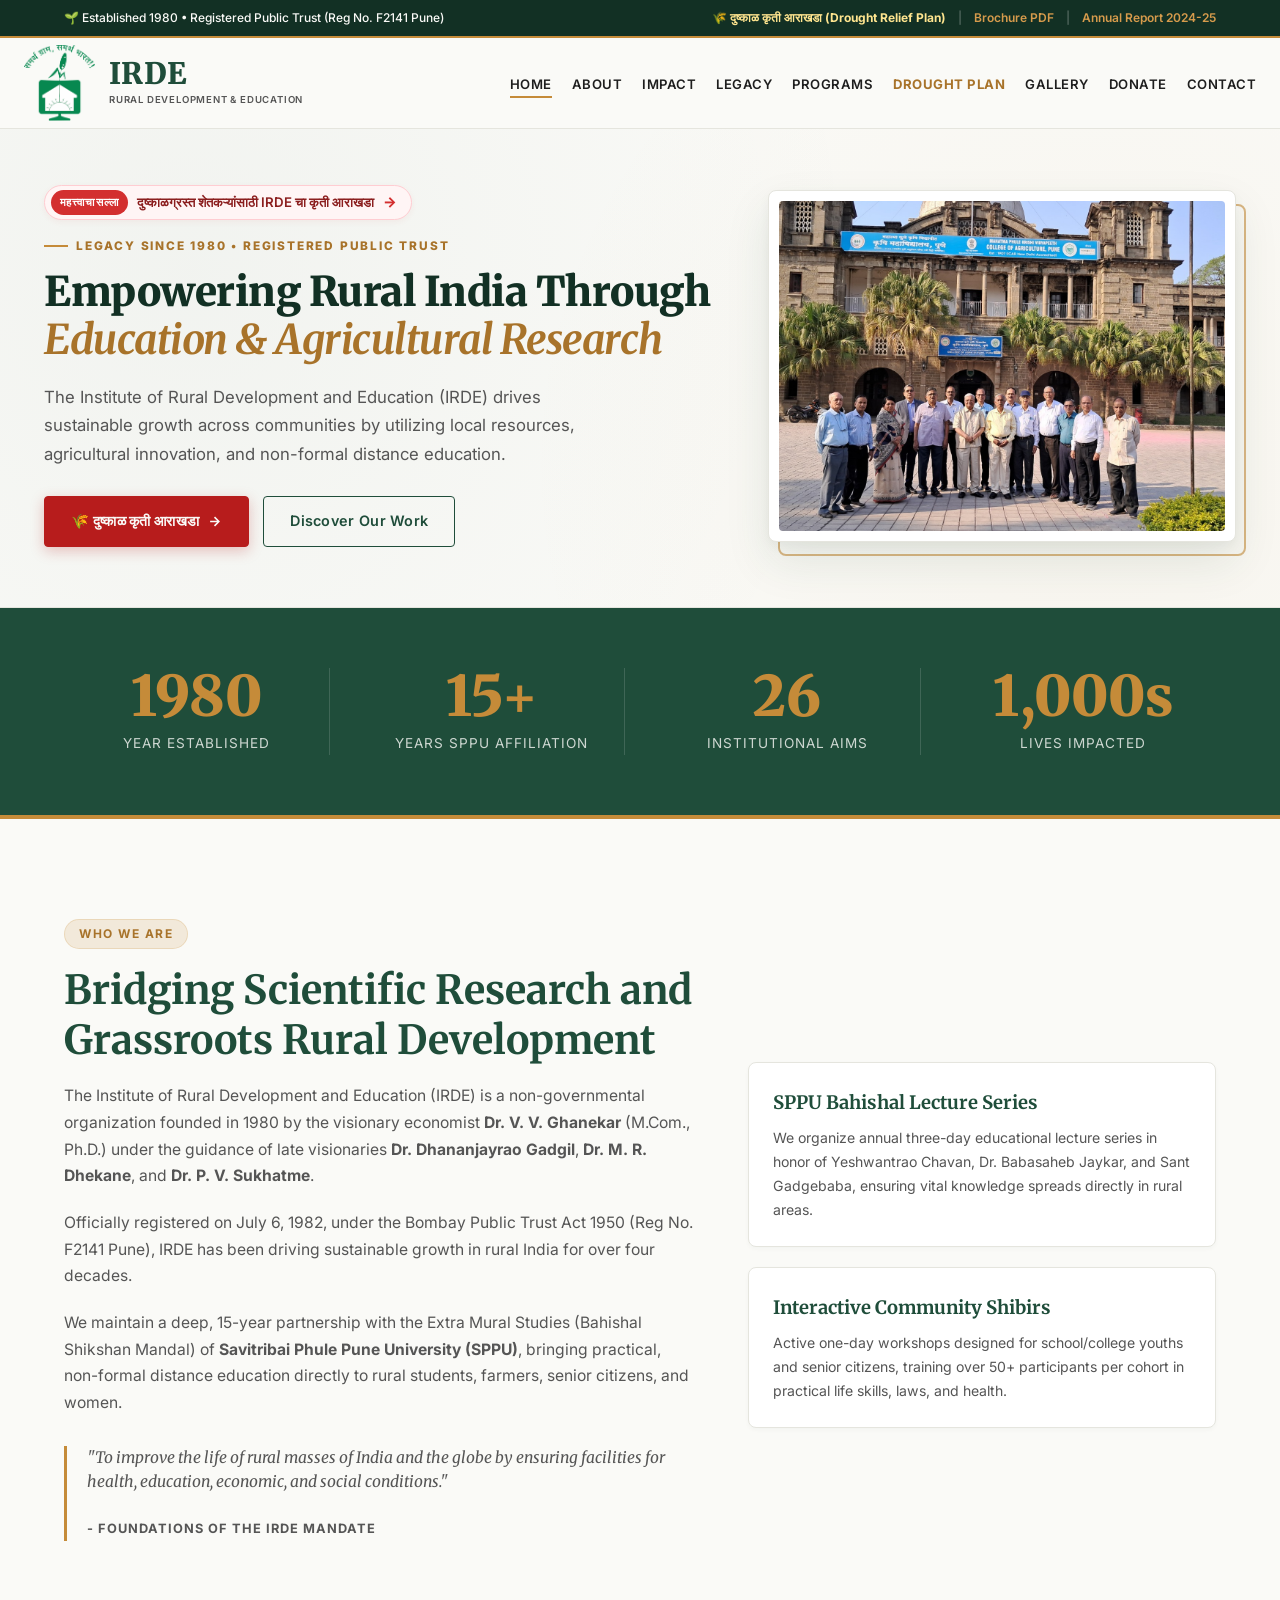
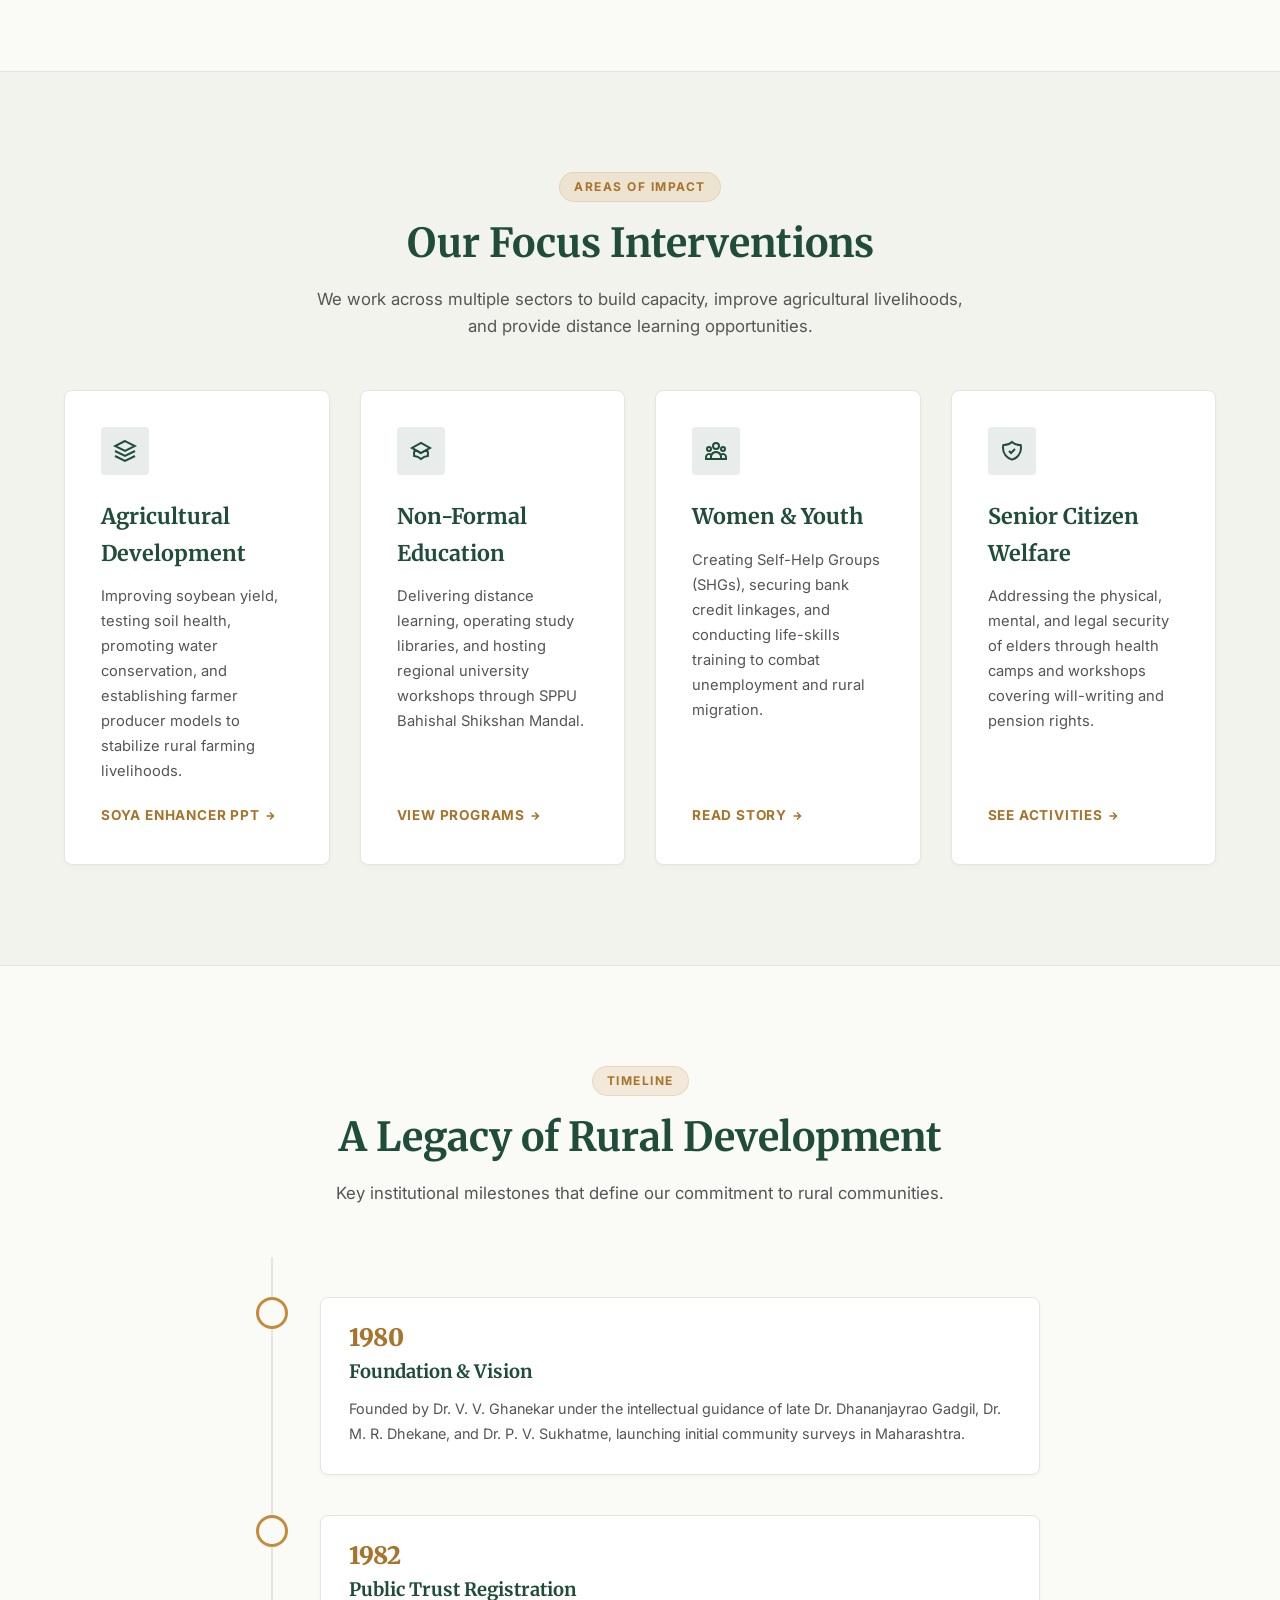
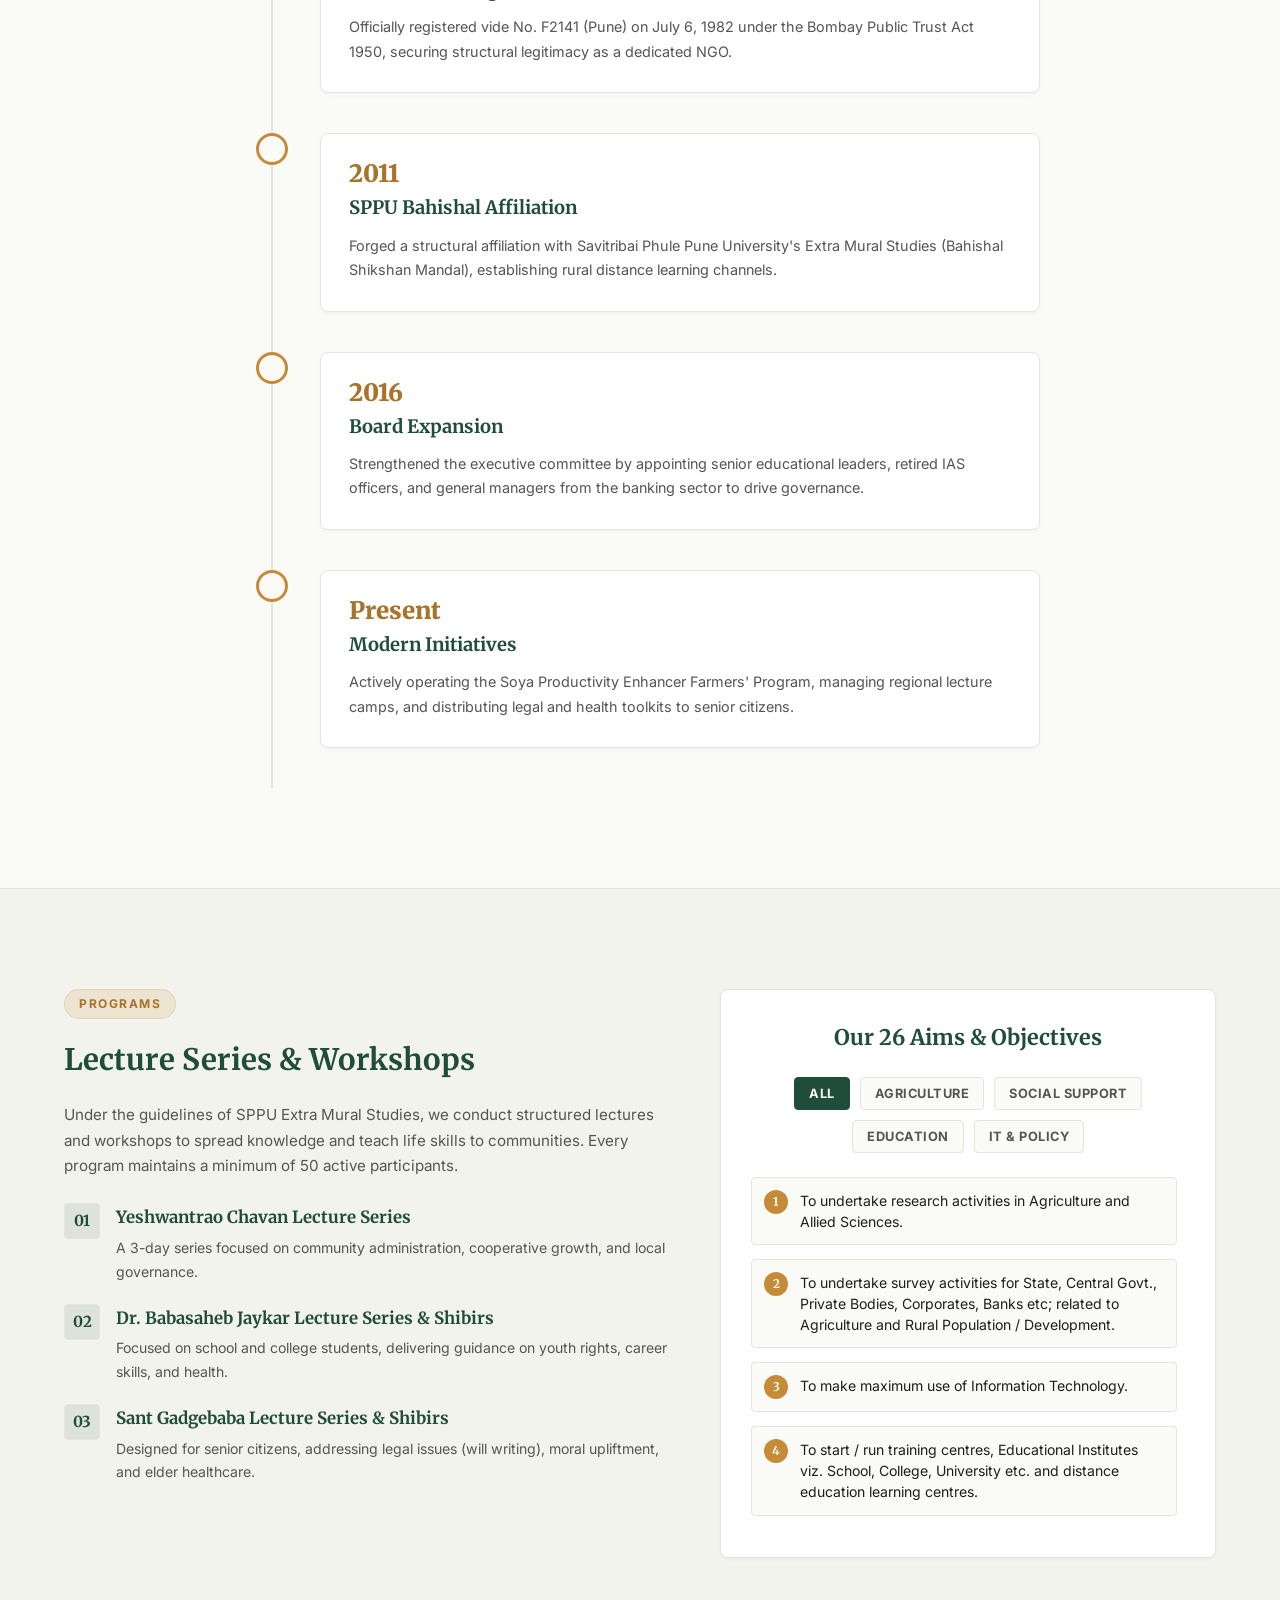
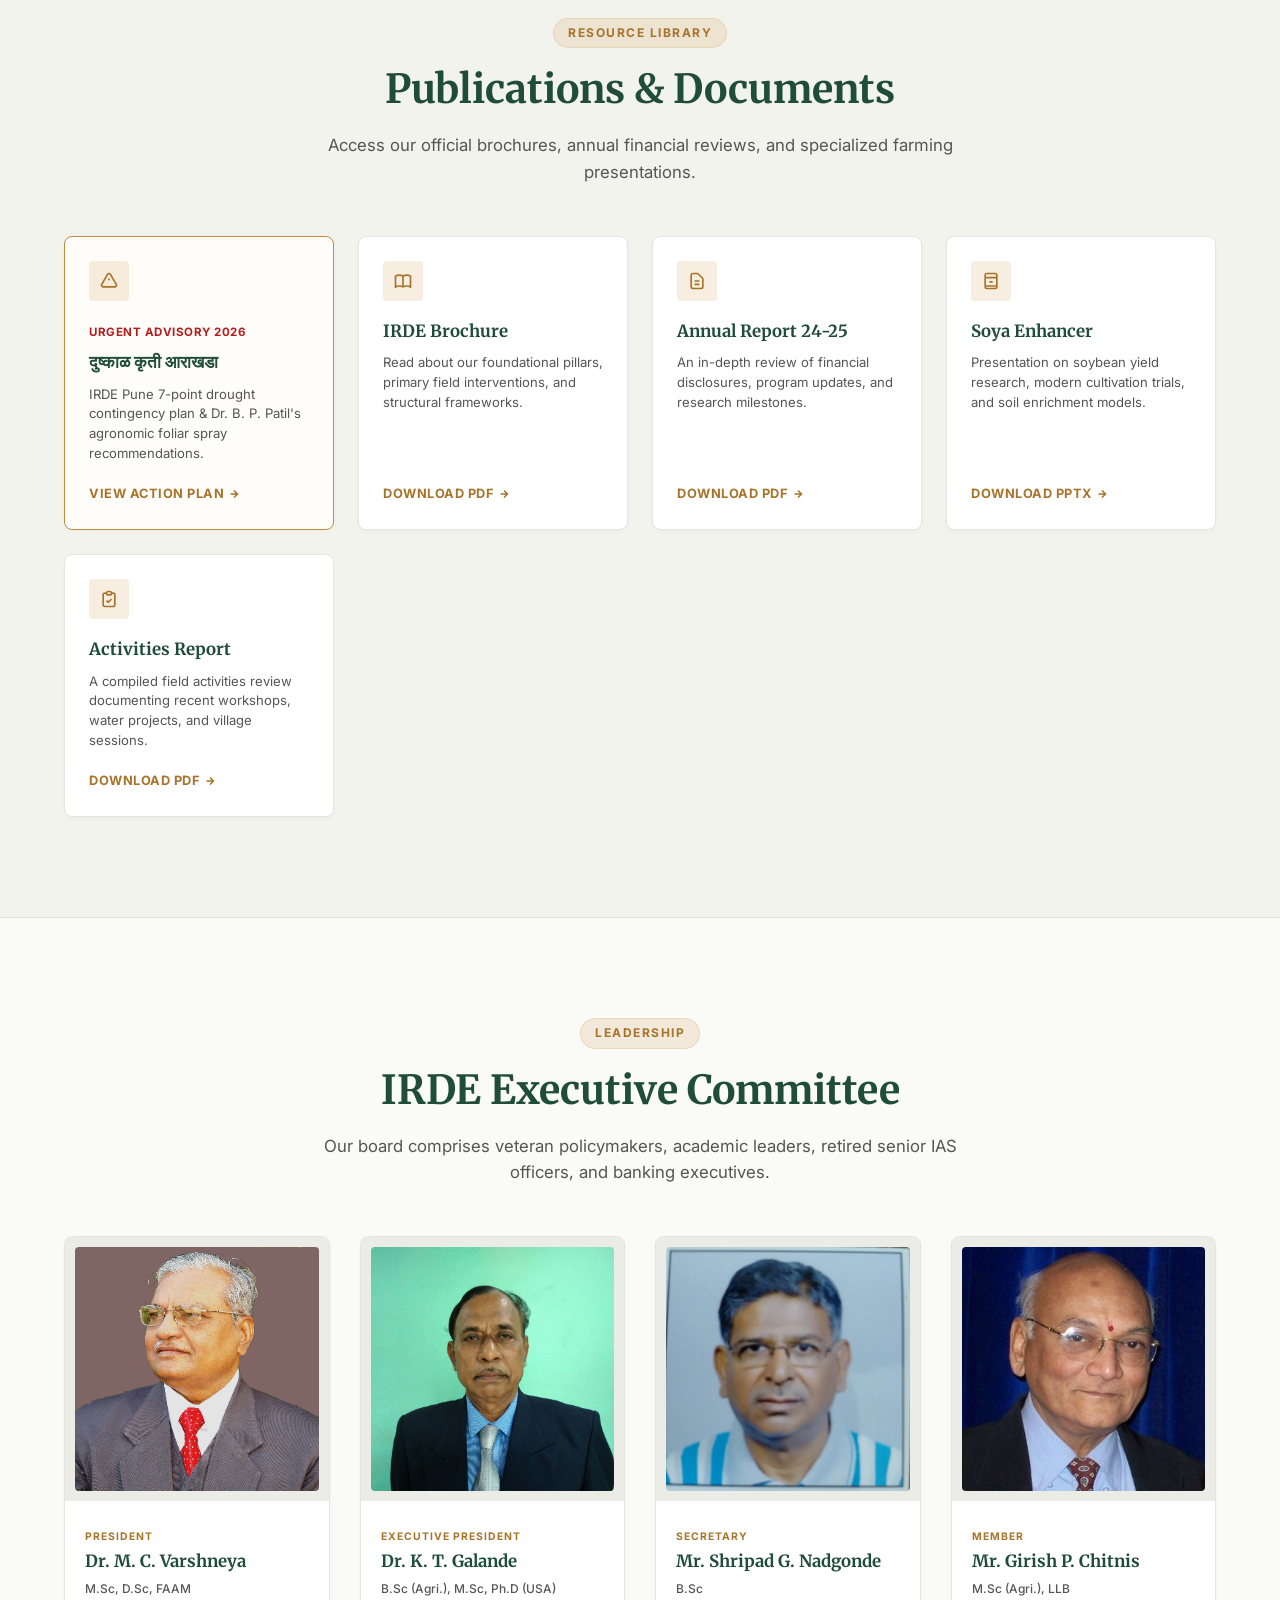
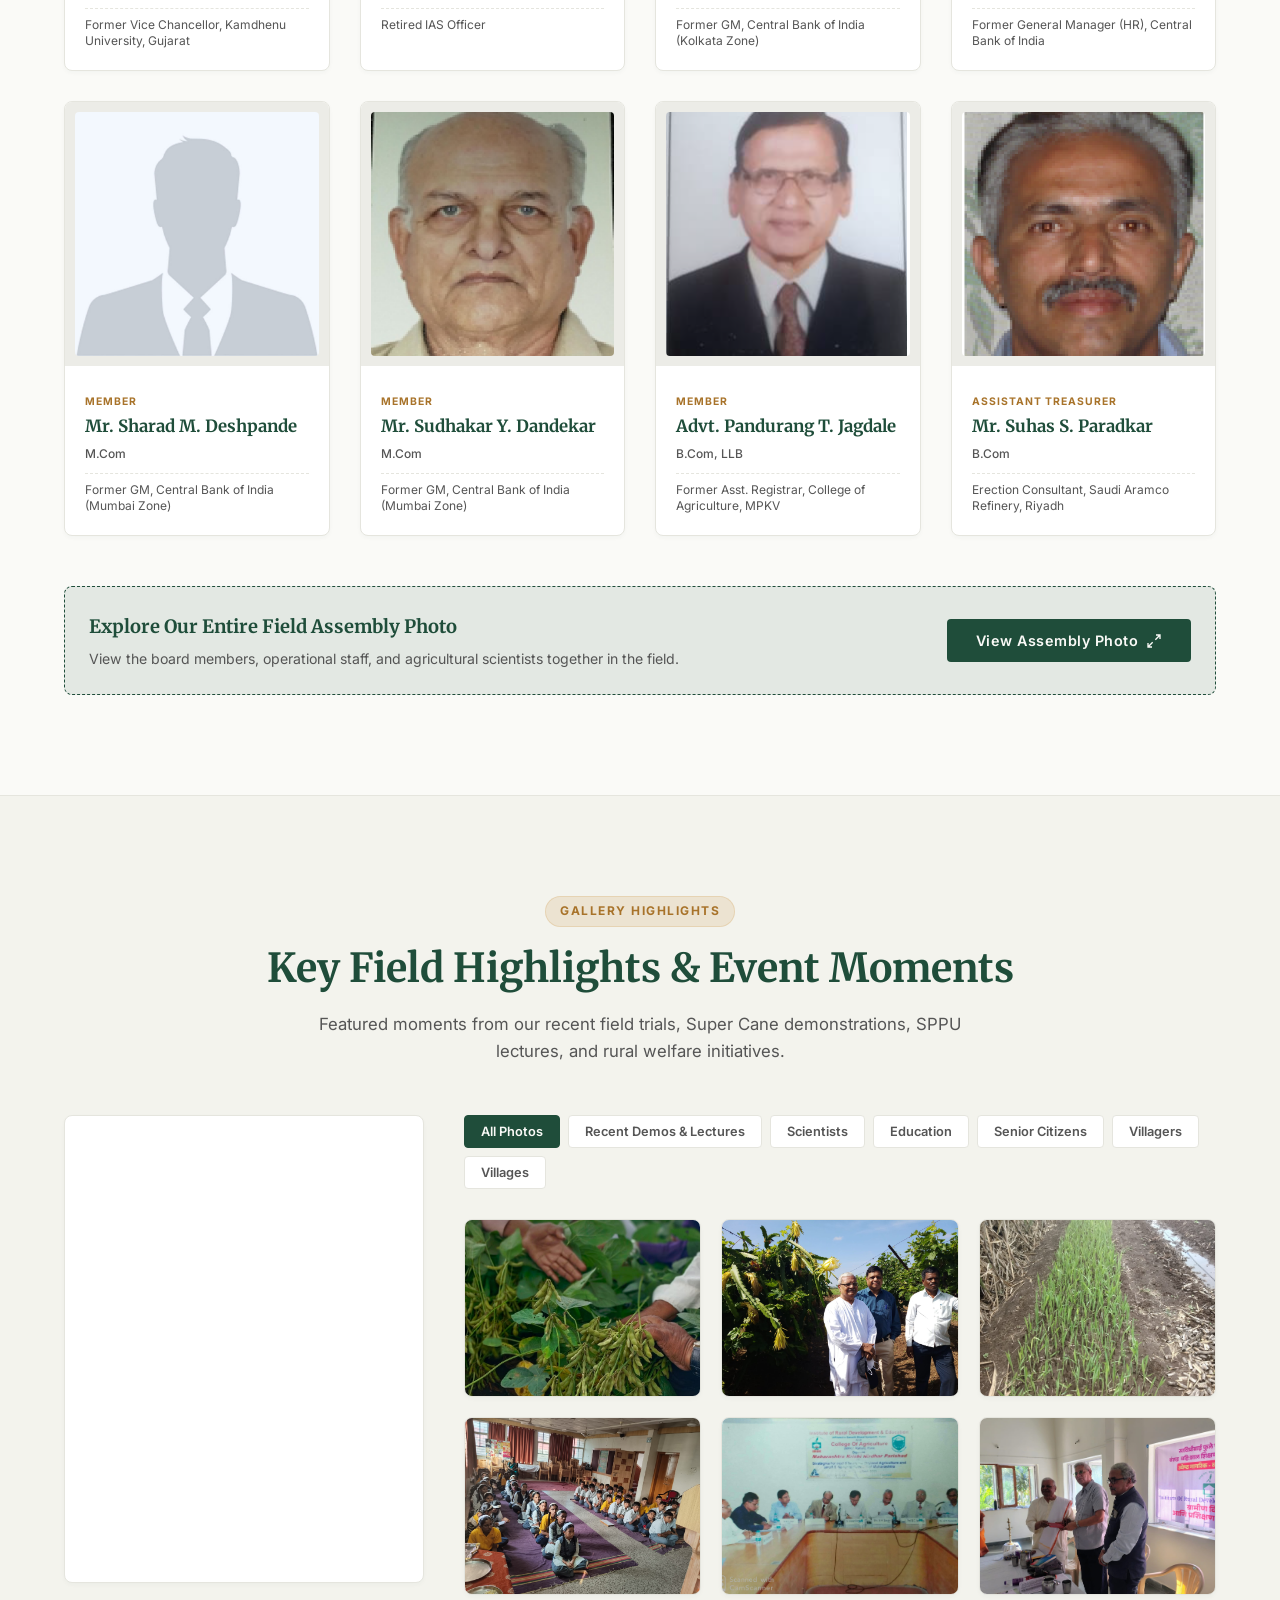
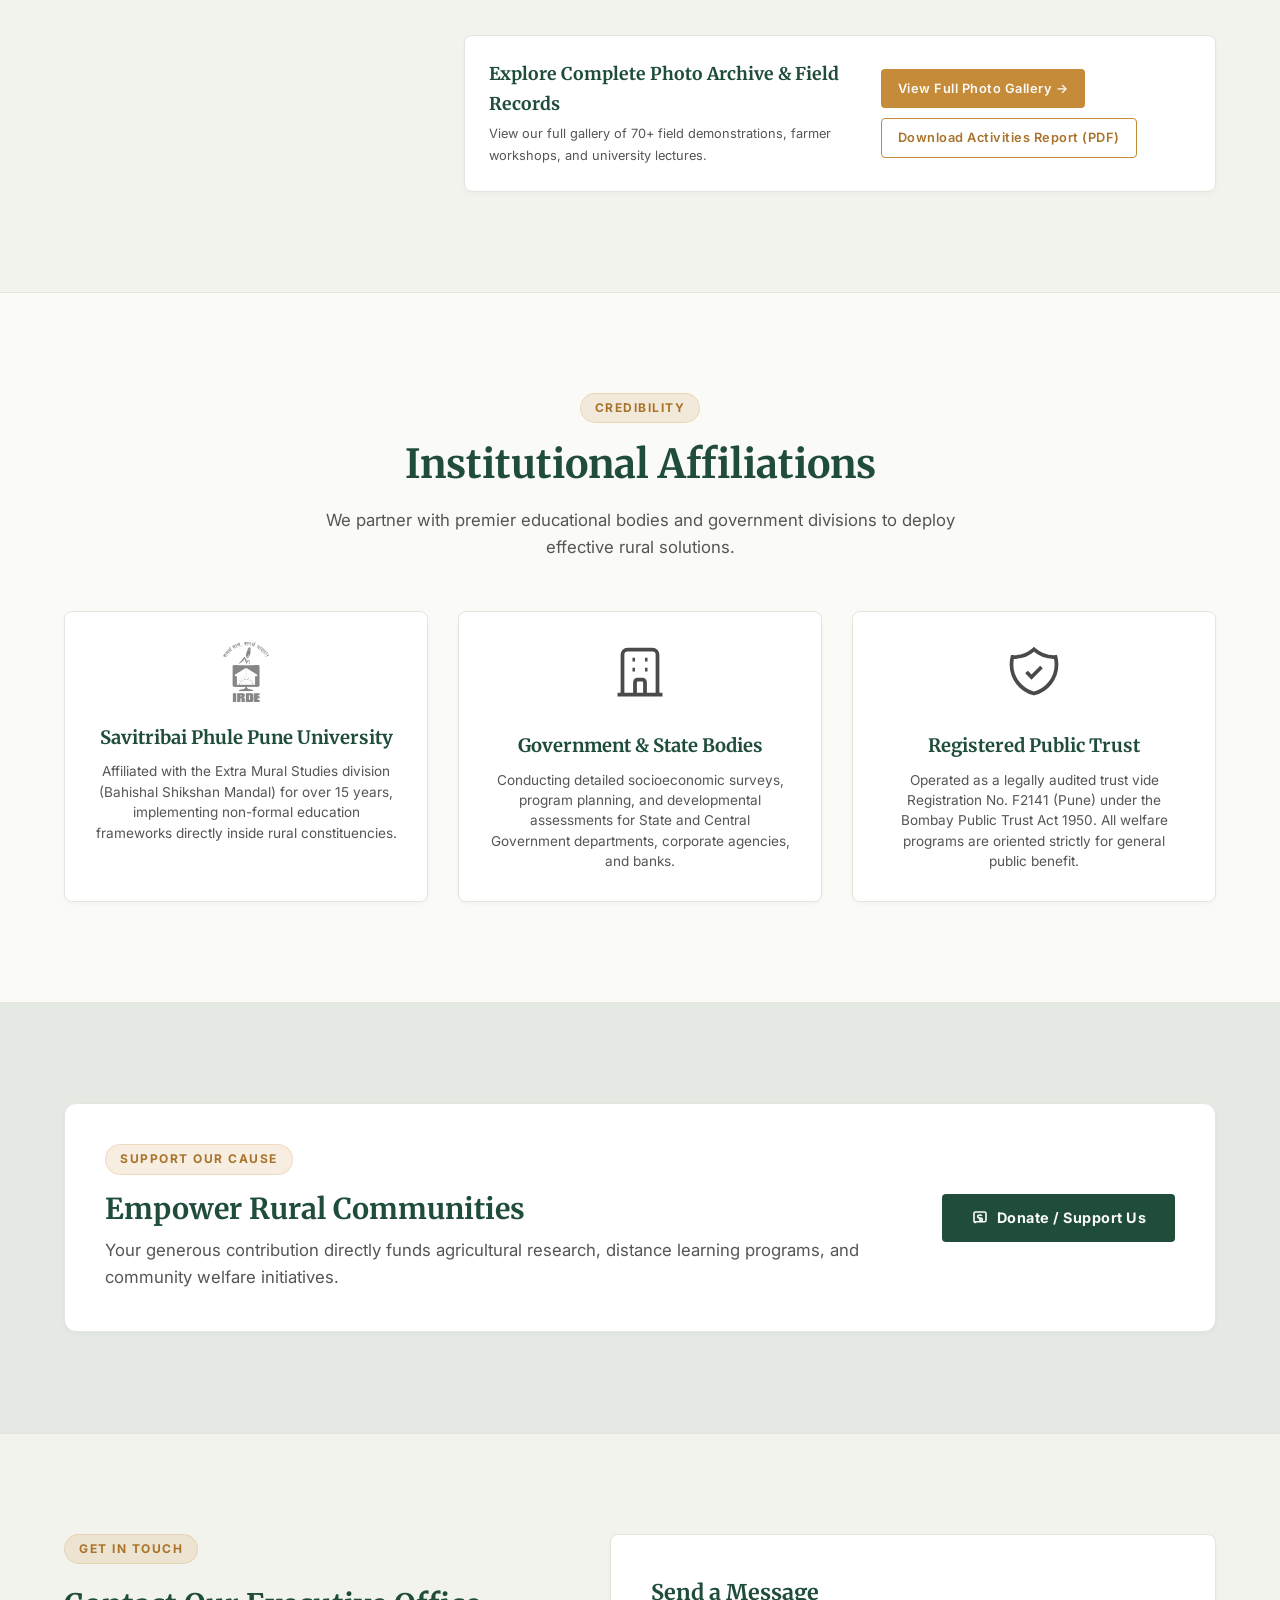
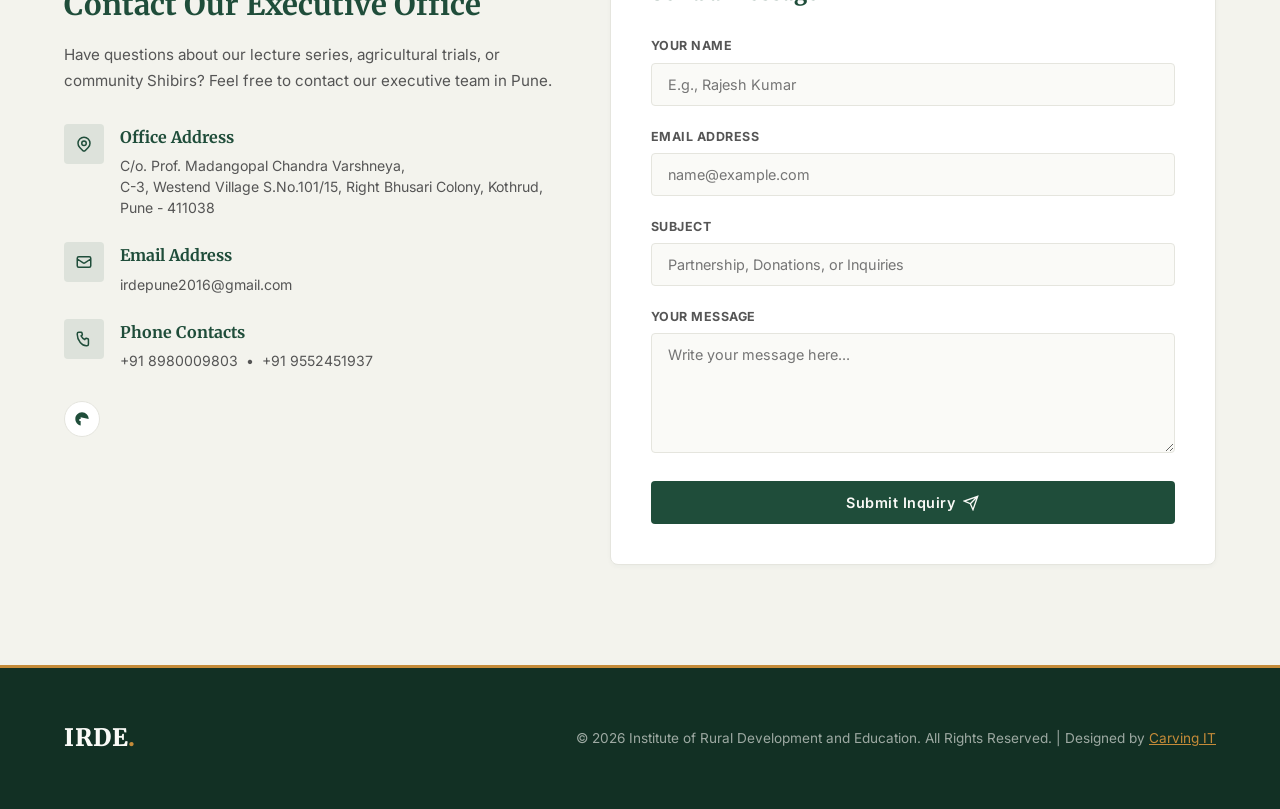
<file: index.html>
<!DOCTYPE html>
<html lang="en">

<head>
  <meta charset="UTF-8">
  <meta name="viewport" content="width=device-width, initial-scale=1.0">
  <meta name="description"
    content="Institute of Rural Development and Education (IRDE) is a trusted NGO founded in 1980. Affiliated with Savitribai Phule Pune University, IRDE empowers rural communities through agricultural research, distance education, and social impact programs.">
  <meta name="keywords"
    content="IRDE, Rural Development, Agriculture research, Education, Savitribai Phule Pune University, SPPU, NGO Pune, Farmers, Soya Enhancer, Senior Citizens, Youth Empowerment">
  <meta name="author" content="IRDE">
  <title>Institute of Rural Development and Education (IRDE)</title>

  <!-- Google Fonts: Merriweather for Editorial Headings, Inter for clean body text -->
  <link rel="preconnect" href="https://fonts.googleapis.com">
  <link rel="preconnect" href="https://fonts.gstatic.com" crossorigin>
  <link
    href="https://fonts.googleapis.com/css2?family=Merriweather:ital,wght@0,300;0,400;0,700;0,900;1,300;1,400&family=Inter:wght@300;400;500;600;700;800&display=swap"
    rel="stylesheet">

  <!-- Main Stylesheet -->
  <link rel="stylesheet" href="./assets/css/style.css">
  
  <!-- Fancybox 5 Lightbox CSS -->
  <link rel="stylesheet" href="https://cdn.jsdelivr.net/npm/@fancyapps/ui@5.0/dist/fancybox/fancybox.css" />

  <!-- Favicon -->
  <link rel="icon" href="./assets/images/irdelogoshort.png" type="image/png">
</head>

<body>

  <!-- Top Announcement Bar -->
  <div class="top-bar">
    <div class="container top-bar-container">
      <div class="top-bar-left">
        <span>🌱 Established 1980 • Registered Public Trust (Reg No. F2141 Pune)</span>
      </div>
      <div class="top-bar-right">
        <a href="drought-relief.html" class="top-bar-link" style="color: #FFE58F; font-weight: 700;">🌾 दुष्काळ कृती आराखडा (Drought Relief Plan)</a>
        <span class="separator">|</span>
        <a href="./assets/docs/irdeindia_brochure.pdf" target="_blank" class="top-bar-link">Brochure PDF</a>
        <span class="separator">|</span>
        <a href="./assets/docs/irdeindia_annual_report_2024-25_4.pdf" target="_blank"
          class="top-bar-link">Annual Report 2024-25</a>
      </div>
    </div>
  </div>

  <!-- Sticky Main Header & Navbar -->
  <header class="main-header" id="navbar">
    <div class="container header-container">
      <a href="#hero" class="logo-area">
        <img src="./assets/images/irdelogoshort.png" alt="IRDE Logo"
          class="logo-img">
        <div class="logo-text-group">
          <span class="logo-title">IRDE</span>
          <span class="logo-subtitle">Rural Development & Education</span>
        </div>
      </a>

      <nav class="nav-menu" id="navLinks">
        <ul class="nav-links">
          <li class="active"><a href="#hero">Home</a></li>
          <li><a href="#about">About</a></li>
          <li><a href="#impact">Impact</a></li>
          <li><a href="#timeline">Legacy</a></li>
          <li><a href="#programs">Programs</a></li>
          <li><a href="drought-relief.html" style="color: var(--color-secondary-dark); font-weight: 700;">Drought Plan</a></li>
          <li><a href="gallery.html">Gallery</a></li>
          <li><a href="#donate">Donate</a></li>
          <li><a href="#contact">Contact</a></li>
        </ul>
      </nav>

      <button class="menu-toggle" id="navToggle" aria-label="Toggle Navigation">
        <span class="bar"></span>
        <span class="bar"></span>
        <span class="bar"></span>
      </button>
    </div>
  </header>

  <!-- 1. Hero Section -->
  <section id="hero" class="hero">
    <div class="container">
      <div class="hero-grid">
        <div class="hero-content">
          <!-- Sleek Alert Pill Embedded Directly Above Title -->
          <a href="drought-relief.html" class="hero-alert-pill">
            <span class="alert-tag">महत्त्वाचा सल्ला</span>
            <span class="alert-text">दुष्काळग्रस्त शेतकऱ्यांसाठी IRDE चा कृती आराखडा</span>
            <span class="alert-arrow">&rarr;</span>
          </a>

          <span class="hero-pretitle">Legacy Since 1980 • Registered Public Trust</span>
          <h1 class="hero-title">Empowering Rural India Through <span>Education & Agricultural Research</span></h1>
          <p class="hero-desc">
            The Institute of Rural Development and Education (IRDE) drives sustainable growth across communities by
            utilizing local resources, agricultural innovation, and non-formal distance education.
          </p>
          <div class="hero-btns">
            <a href="drought-relief.html" class="btn btn-primary" style="background: #B71C1C; border-color: #B71C1C;">
              🌾 दुष्काळ कृती आराखडा
              <svg width="15" height="15" viewBox="0 0 24 24" fill="none" stroke="currentColor" stroke-width="2.5">
                <path d="M5 12h14M12 5l7 7-7 7" />
              </svg>
            </a>
            <a href="#about" class="btn btn-outline">
              Discover Our Work
            </a>
          </div>
        </div>

        <div class="hero-image-wrapper">
          <div class="hero-image-frame">
            <img class="lightbox-trigger" src="./assets/images/groupphoto.jpeg"
              data-src="./assets/images/groupphoto.jpeg"
              data-title="IRDE General Board and Field Team Assembly"
              alt="IRDE General Board and Field Team Assembly">
          </div>
        </div>
      </div>
    </div>
  </section>

  <!-- 2. Impact Statistics Section -->
  <section class="stats-section">
    <div class="container">
      <div class="stats-grid">
        <div class="stat-item">
          <div class="stat-number">1980</div>
          <div class="stat-label">Year Established</div>
        </div>
        <div class="stat-item">
          <div class="stat-number">15+</div>
          <div class="stat-label">Years SPPU Affiliation</div>
        </div>
        <div class="stat-item">
          <div class="stat-number">26</div>
          <div class="stat-label">Institutional Aims</div>
        </div>
        <div class="stat-item">
          <div class="stat-number">1,000s</div>
          <div class="stat-label">Lives Impacted</div>
        </div>
      </div>
    </div>
  </section>

  <!-- 3. About IRDE Section -->
  <section id="about" class="about-section section-padding">
    <div class="container">
      <div class="about-intro-grid">
        <div class="about-left-content">
          <span class="section-badge">Who We Are</span>
          <h2 class="section-title">Bridging Scientific Research and Grassroots Rural Development</h2>
          <p>
            The Institute of Rural Development and Education (IRDE) is a non-governmental organization founded in 1980
            by the visionary economist <strong>Dr. V. V. Ghanekar</strong> (M.Com., Ph.D.) under the guidance of late
            visionaries <strong>Dr. Dhananjayrao Gadgil</strong>, <strong>Dr. M. R. Dhekane</strong>, and <strong>Dr. P.
              V. Sukhatme</strong>.
          </p>
          <p>
            Officially registered on July 6, 1982, under the Bombay Public Trust Act 1950 (Reg No. F2141 Pune), IRDE has
            been driving sustainable growth in rural India for over four decades.
          </p>
          <p>
            We maintain a deep, 15-year partnership with the Extra Mural Studies (Bahishal Shikshan Mandal) of
            <strong>Savitribai Phule Pune University (SPPU)</strong>, bringing practical, non-formal distance education
            directly to rural students, farmers, senior citizens, and women.
          </p>

          <div class="founder-callout">
            <p class="founder-quote">"To improve the life of rural masses of India and the globe by ensuring facilities
              for health, education, economic, and social conditions."</p>
            <span class="founder-by">- Foundations of the IRDE Mandate</span>
          </div>
        </div>

        <div class="about-highlights">
          <div class="highlight-box">
            <h4>SPPU Bahishal Lecture Series</h4>
            <p>We organize annual three-day educational lecture series in honor of Yeshwantrao Chavan, Dr. Babasaheb
              Jaykar, and Sant Gadgebaba, ensuring vital knowledge spreads directly in rural areas.</p>
          </div>
          <div class="highlight-box">
            <h4>Interactive Community Shibirs</h4>
            <p>Active one-day workshops designed for school/college youths and senior citizens, training over 50+
              participants per cohort in practical life skills, laws, and health.</p>
          </div>
        </div>
      </div>
    </div>
  </section>

  <!-- 4. Areas of Impact Section -->
  <section id="impact" class="impact-section section-padding">
    <div class="container">
      <div class="text-center">
        <span class="section-badge">Areas of Impact</span>
        <h2 class="section-title">Our Focus Interventions</h2>
        <p class="section-subtitle">We work across multiple sectors to build capacity, improve agricultural livelihoods,
          and provide distance learning opportunities.</p>
      </div>

      <div class="grid grid-4">
        <!-- Card 1 -->
        <div class="impact-card">
          <div class="impact-icon-wrapper">
            <svg width="24" height="24" fill="none" stroke="currentColor" stroke-width="2" viewBox="0 0 24 24">
              <path d="M12 2L2 7l10 5 10-5-10-5zM2 17l10 5 10-5M2 12l10 5 10-5" />
            </svg>
          </div>
          <h3>Agricultural Development</h3>
          <p>Improving soybean yield, testing soil health, promoting water conservation, and establishing farmer
            producer models to stabilize rural farming livelihoods.</p>
          <a href="https://irdeindia.in/docs/soya_enhancer.pptx" target="_blank" class="impact-link">
            Soya Enhancer PPT
            <svg width="12" height="12" viewBox="0 0 24 24" fill="none" stroke="currentColor" stroke-width="3">
              <path d="M5 12h14M12 5l7 7-7 7" />
            </svg>
          </a>
        </div>

        <!-- Card 2 -->
        <div class="impact-card">
          <div class="impact-icon-wrapper">
            <svg width="24" height="24" fill="none" stroke="currentColor" stroke-width="2" viewBox="0 0 24 24">
              <path d="M12 14l9-5-9-5-9 5 9 5z" />
              <path
                d="M12 14l6.16-3.422a12.083 12.083 0 01.665 6.479A11.952 11.952 0 0012 20.055a11.952 11.952 0 00-6.824-2.998 12.078 12.078 0 01.665-6.479L12 14z" />
            </svg>
          </div>
          <h3>Non-Formal Education</h3>
          <p>Delivering distance learning, operating study libraries, and hosting regional university workshops through
            SPPU Bahishal Shikshan Mandal.</p>
          <a href="#programs" class="impact-link">
            View Programs
            <svg width="12" height="12" viewBox="0 0 24 24" fill="none" stroke="currentColor" stroke-width="3">
              <path d="M5 12h14M12 5l7 7-7 7" />
            </svg>
          </a>
        </div>

        <!-- Card 3 -->
        <div class="impact-card">
          <div class="impact-icon-wrapper">
            <svg width="24" height="24" fill="none" stroke="currentColor" stroke-width="2" viewBox="0 0 24 24">
              <path
                d="M17 20h5v-2a3 3 0 00-5.356-1.857M17 20H7m10 0v-2c0-.656-.126-1.283-.356-1.857M7 20H2v-2a3 3 0 015.356-1.857M7 20v-2c0-.656.126-1.283.356-1.857m0 0a5.002 5.002 0 019.288 0M15 7a3 3 0 11-6 0 3 3 0 016 0zm6 3a2 2 0 11-4 0 2 2 0 014 0zM7 10a2 2 0 11-4 0 2 2 0 014 0z" />
            </svg>
          </div>
          <h3>Women & Youth</h3>
          <p>Creating Self-Help Groups (SHGs), securing bank credit linkages, and conducting life-skills training to
            combat unemployment and rural migration.</p>
          <a href="#about" class="impact-link">
            Read Story
            <svg width="12" height="12" viewBox="0 0 24 24" fill="none" stroke="currentColor" stroke-width="3">
              <path d="M5 12h14M12 5l7 7-7 7" />
            </svg>
          </a>
        </div>

        <!-- Card 4 -->
        <div class="impact-card">
          <div class="impact-icon-wrapper">
            <svg width="24" height="24" fill="none" stroke="currentColor" stroke-width="2" viewBox="0 0 24 24">
              <path
                d="M9 12l2 2 4-4m5.618-4.016A11.955 11.955 0 0112 2.944a11.955 11.955 0 01-8.618 3.04A12.02 12.02 0 003 9c0 5.591 3.824 10.29 9 11.622 5.176-1.332 9-6.03 9-11.622 0-1.042-.133-2.052-.382-3.016z" />
            </svg>
          </div>
          <h3>Senior Citizen Welfare</h3>
          <p>Addressing the physical, mental, and legal security of elders through health camps and workshops covering
            will-writing and pension rights.</p>
          <a href="#gallery" class="impact-link">
            See Activities
            <svg width="12" height="12" viewBox="0 0 24 24" fill="none" stroke="currentColor" stroke-width="3">
              <path d="M5 12h14M12 5l7 7-7 7" />
            </svg>
          </a>
        </div>
      </div>
    </div>
  </section>

  <!-- 5. Legacy Timeline Section -->
  <section id="timeline" class="timeline-section section-padding">
    <div class="container">
      <div class="text-center">
        <span class="section-badge">Timeline</span>
        <h2 class="section-title">A Legacy of Rural Development</h2>
        <p class="section-subtitle">Key institutional milestones that define our commitment to rural communities.</p>
      </div>

      <div class="timeline-container">
        <!-- Item 1 -->
        <div class="timeline-item">
          <div class="timeline-badge"></div>
          <div class="timeline-content">
            <div class="timeline-year">1980</div>
            <h3 class="timeline-title">Foundation & Vision</h3>
            <p class="timeline-desc">Founded by Dr. V. V. Ghanekar under the intellectual guidance of late Dr.
              Dhananjayrao Gadgil, Dr. M. R. Dhekane, and Dr. P. V. Sukhatme, launching initial community surveys in
              Maharashtra.</p>
          </div>
        </div>

        <!-- Item 2 -->
        <div class="timeline-item">
          <div class="timeline-badge"></div>
          <div class="timeline-content">
            <div class="timeline-year">1982</div>
            <h3 class="timeline-title">Public Trust Registration</h3>
            <p class="timeline-desc">Officially registered vide No. F2141 (Pune) on July 6, 1982 under the Bombay Public
              Trust Act 1950, securing structural legitimacy as a dedicated NGO.</p>
          </div>
        </div>

        <!-- Item 3 -->
        <div class="timeline-item">
          <div class="timeline-badge"></div>
          <div class="timeline-content">
            <div class="timeline-year">2011</div>
            <h3 class="timeline-title">SPPU Bahishal Affiliation</h3>
            <p class="timeline-desc">Forged a structural affiliation with Savitribai Phule Pune University's Extra Mural
              Studies (Bahishal Shikshan Mandal), establishing rural distance learning channels.</p>
          </div>
        </div>

        <!-- Item 4 -->
        <div class="timeline-item">
          <div class="timeline-badge"></div>
          <div class="timeline-content">
            <div class="timeline-year">2016</div>
            <h3 class="timeline-title">Board Expansion</h3>
            <p class="timeline-desc">Strengthened the executive committee by appointing senior educational leaders,
              retired IAS officers, and general managers from the banking sector to drive governance.</p>
          </div>
        </div>

        <!-- Item 5 -->
        <div class="timeline-item">
          <div class="timeline-badge"></div>
          <div class="timeline-content">
            <div class="timeline-year">Present</div>
            <h3 class="timeline-title">Modern Initiatives</h3>
            <p class="timeline-desc">Actively operating the Soya Productivity Enhancer Farmers' Program, managing
              regional lecture camps, and distributing legal and health toolkits to senior citizens.</p>
          </div>
        </div>
      </div>
    </div>
  </section>

  <!-- 6. Programs & Activities & 26 Aims Section -->
  <section id="programs" class="programs-section section-padding">
    <div class="container">
      <div class="programs-grid">
        <div class="programs-info-panel">
          <span class="section-badge">Programs</span>
          <h3>Lecture Series & Workshops</h3>
          <p>
            Under the guidelines of SPPU Extra Mural Studies, we conduct structured lectures and workshops to spread
            knowledge and teach life skills to communities. Every program maintains a minimum of 50 active participants.
          </p>

          <div class="lecture-block">
            <div class="lecture-item">
              <div class="lecture-icon-number">01</div>
              <div class="lecture-text">
                <h4>Yeshwantrao Chavan Lecture Series</h4>
                <p>A 3-day series focused on community administration, cooperative growth, and local governance.</p>
              </div>
            </div>

            <div class="lecture-item">
              <div class="lecture-icon-number">02</div>
              <div class="lecture-text">
                <h4>Dr. Babasaheb Jaykar Lecture Series & Shibirs</h4>
                <p>Focused on school and college students, delivering guidance on youth rights, career skills, and
                  health.</p>
              </div>
            </div>

            <div class="lecture-item">
              <div class="lecture-icon-number">03</div>
              <div class="lecture-text">
                <h4>Sant Gadgebaba Lecture Series & Shibirs</h4>
                <p>Designed for senior citizens, addressing legal issues (will writing), moral upliftment, and elder
                  healthcare.</p>
              </div>
            </div>
          </div>
        </div>

        <!-- Interactive 26 Aims & Objectives Tabs -->
        <div class="aims-tabs-container">
          <h3>Our 26 Aims & Objectives</h3>
          <div class="aims-categories">
            <button class="aims-cat-btn active" data-cat="all">All</button>
            <button class="aims-cat-btn" data-cat="agri">Agriculture</button>
            <button class="aims-cat-btn" data-cat="social">Social Support</button>
            <button class="aims-cat-btn" data-cat="edu">Education</button>
            <button class="aims-cat-btn" data-cat="infra">IT & Policy</button>
          </div>
          <div class="aims-list" id="aimsList">
            <!-- Dynamically populated via main.js -->
          </div>
        </div>
      </div>

      <!-- Quick Resource Downloads Grid -->
      <div class="downloads-heading text-center">
        <span class="section-badge">Resource Library</span>
        <h2 class="section-title">Publications & Documents</h2>
        <p class="section-subtitle">Access our official brochures, annual financial reviews, and specialized farming
          presentations.</p>
      </div>

      <div class="downloads-grid">
        <!-- Drought Relief Action Plan (New Urgent Resource) -->
        <div class="resource-card" style="border: 1.5px solid var(--color-secondary); background: #FFFDF9;">
          <div>
            <div class="resource-icon-box" style="background: rgba(197, 139, 57, 0.15); color: var(--color-secondary-dark);">
              <svg width="20" height="20" fill="none" stroke="currentColor" stroke-width="2" viewBox="0 0 24 24">
                <path d="M12 9v2m0 4h.01m-6.938 4h13.856c1.54 0 2.502-1.667 1.732-3L13.732 4c-.77-1.333-2.694-1.333-3.464 0L3.34 16c-.77 1.333.192 3 1.732 3z" />
              </svg>
            </div>
            <span style="font-size: 0.72rem; font-weight: 700; color: #B71C1C; text-transform: uppercase; letter-spacing: 0.5px;">Urgent Advisory 2026</span>
            <h4 style="margin-top: 4px;">दुष्काळ कृती आराखडा</h4>
            <p>IRDE Pune 7-point drought contingency plan & Dr. B. P. Patil's agronomic foliar spray recommendations.</p>
          </div>
          <a href="drought-relief.html" class="card-link" style="color: var(--color-secondary-dark); font-weight: 700;">
            View Action Plan
            <svg width="12" height="12" viewBox="0 0 24 24" fill="none" stroke="currentColor" stroke-width="3">
              <path d="M5 12h14M12 5l7 7-7 7" />
            </svg>
          </a>
        </div>

        <!-- Brochure -->
        <div class="resource-card">
          <div>
            <div class="resource-icon-box">
              <svg width="20" height="20" fill="none" stroke="currentColor" stroke-width="2" viewBox="0 0 24 24">
                <path
                  d="M12 6.253v13m0-13C10.832 5.477 9.246 5 7.5 5S4.168 5.477 3 6.253v13C4.168 18.477 5.754 18 7.5 18s3.168.477 4.5 1.253m0-13C13.168 5.477 14.754 5 16.5 5c1.747 0 3.332.477 4.5 1.253v13C19.832 18.477 18.247 18 16.5 18c-1.746 0-3.168.477-4.5 1.253" />
              </svg>
            </div>
            <h4>IRDE Brochure</h4>
            <p>Read about our foundational pillars, primary field interventions, and structural frameworks.</p>
          </div>
          <a href="./assets/docs/irdeindia_brochure.pdf" target="_blank" class="card-link">
            Download PDF
            <svg width="12" height="12" viewBox="0 0 24 24" fill="none" stroke="currentColor" stroke-width="3">
              <path d="M5 12h14M12 5l7 7-7 7" />
            </svg>
          </a>
        </div>

        <!-- Annual Report -->
        <div class="resource-card">
          <div>
            <div class="resource-icon-box">
              <svg width="20" height="20" fill="none" stroke="currentColor" stroke-width="2" viewBox="0 0 24 24">
                <path
                  d="M9 12h6m-6 4h6m2 5H7a2 2 0 01-2-2V5a2 2 0 012-2h5.586a1 1 0 01.707.293l5.414 5.414a1 1 0 01.293.707V19a2 2 0 01-2 2z" />
              </svg>
            </div>
            <h4>Annual Report 24-25</h4>
            <p>An in-depth review of financial disclosures, program updates, and research milestones.</p>
          </div>
          <a href="./assets/docs/irdeindia_annual_report_2024-25_4.pdf" target="_blank" class="card-link">
            Download PDF
            <svg width="12" height="12" viewBox="0 0 24 24" fill="none" stroke="currentColor" stroke-width="3">
              <path d="M5 12h14M12 5l7 7-7 7" />
            </svg>
          </a>
        </div>

        <!-- Soya Enhancer -->
        <div class="resource-card">
          <div>
            <div class="resource-icon-box">
              <svg width="20" height="20" fill="none" stroke="currentColor" stroke-width="2" viewBox="0 0 24 24">
                <path
                  d="M7 3h10M4 8h16M10 13h4M5 18h14m-12 3h10a2 2 0 002-2V5a2 2 0 00-2-2H7a2 2 0 00-2 2v14a2 2 0 002 2z" />
              </svg>
            </div>
            <h4>Soya Enhancer</h4>
            <p>Presentation on soybean yield research, modern cultivation trials, and soil enrichment models.</p>
          </div>
          <a href="./assets/docs/soya_enhancer.pptx" target="_blank" class="card-link">
            Download PPTX
            <svg width="12" height="12" viewBox="0 0 24 24" fill="none" stroke="currentColor" stroke-width="3">
              <path d="M5 12h14M12 5l7 7-7 7" />
            </svg>
          </a>
        </div>

        <!-- Activities Report -->
        <div class="resource-card">
          <div>
            <div class="resource-icon-box">
              <svg width="20" height="20" fill="none" stroke="currentColor" stroke-width="2" viewBox="0 0 24 24">
                <path
                  d="M9 5H7a2 2 0 00-2 2v12a2 2 0 002 2h10a2 2 0 002-2V7a2 2 0 00-2-2h-2M9 5a2 2 0 002 2h2a2 2 0 002-2M9 5a2 2 0 012-2h2a2 2 0 012 2m-6 9l2 2 4-4" />
              </svg>
            </div>
            <h4>Activities Report</h4>
            <p>A compiled field activities review documenting recent workshops, water projects, and village sessions.
            </p>
          </div>
          <a href="./assets/docs/activities.pdf" target="_blank" class="card-link">
            Download PDF
            <svg width="12" height="12" viewBox="0 0 24 24" fill="none" stroke="currentColor" stroke-width="3">
              <path d="M5 12h14M12 5l7 7-7 7" />
            </svg>
          </a>
        </div>
      </div>
    </div>
  </section>

  <!-- Leadership Executive Committee Section -->
  <section id="team" class="team-section section-padding">
    <div class="container">
      <div class="text-center">
        <span class="section-badge">Leadership</span>
        <h2 class="section-title">IRDE Executive Committee</h2>
        <p class="section-subtitle">Our board comprises veteran policymakers, academic leaders, retired senior IAS
          officers, and banking executives.</p>
      </div>

      <div class="team-grid">
        <!-- Dr. M. C. Varshneya -->
        <div class="team-card">
          <div class="team-img-wrapper">
            <img src="./assets/images/mcvarshaneya.png"
              alt="Dr. Madangopal Chandra Varshneya">
            <!-- <a href="https://irdeindia.in/docs/bio/mcvarshneya.pdf" target="_blank" class="team-bio-btn" title="View CV Bio">
              <svg width="14" height="14" fill="none" stroke="currentColor" stroke-width="2.5" viewBox="0 0 24 24"><path d="M12 5v14M5 12h14"/></svg>
            </a> -->
          </div>
          <div class="team-info">
            <span class="team-role">President</span>
            <h3 class="team-name">Dr. M. C. Varshneya</h3>
            <p class="team-qual">M.Sc, D.Sc, FAAM</p>
            <p class="team-prev">Former Vice Chancellor, Kamdhenu University, Gujarat</p>
          </div>
        </div>

        <!-- Dr. K. T. Galande -->
        <div class="team-card">
          <div class="team-img-wrapper">
            <img src="./assets/images/ktgalande.jpg"
              alt="Dr. Khasherao Tukaram Galande">
            <!-- <a href="https://irdeindia.in/docs/bio/ktgalande.pdf" target="_blank" class="team-bio-btn"
              title="View CV Bio">
              <svg width="14" height="14" fill="none" stroke="currentColor" stroke-width="2.5" viewBox="0 0 24 24">
                <path d="M12 5v14M5 12h14" />
              </svg>
            </a> -->
          </div>
          <div class="team-info">
            <span class="team-role">Executive President</span>
            <h3 class="team-name">Dr. K. T. Galande</h3>
            <p class="team-qual">B.Sc (Agri.), M.Sc, Ph.D (USA)</p>
            <p class="team-prev">Retired IAS Officer</p>
          </div>
        </div>

        <!-- Mr. Shripad G. Nadgonde -->
        <div class="team-card">
          <div class="team-img-wrapper">
            <img src="./assets/images/sgnadgonde.jpg"
              alt="Mr. Shripad Gopalrao Nadgonde">
            <!-- <a href="https://irdeindia.in/docs/bio/sgnadgonde.pdf" target="_blank" class="team-bio-btn"
              title="View CV Bio">
              <svg width="14" height="14" fill="none" stroke="currentColor" stroke-width="2.5" viewBox="0 0 24 24">
                <path d="M12 5v14M5 12h14" />
              </svg>
            </a> -->
          </div>
          <div class="team-info">
            <span class="team-role">Secretary</span>
            <h3 class="team-name">Mr. Shripad G. Nadgonde</h3>
            <p class="team-qual">B.Sc</p>
            <p class="team-prev">Former GM, Central Bank of India (Kolkata Zone)</p>
          </div>
        </div>

        <!-- Mr. Girish P. Chitnis -->
        <div class="team-card">
          <div class="team-img-wrapper">
            <img src="./assets/images/gpchitnis.jpg"
              alt="Mr. Girish Prabhakar Chitnis">
            <!-- <a href="https://irdeindia.in/docs/bio/gpchitnis.pdf" target="_blank" class="team-bio-btn"
              title="View CV Bio">
              <svg width="14" height="14" fill="none" stroke="currentColor" stroke-width="2.5" viewBox="0 0 24 24">
                <path d="M12 5v14M5 12h14" />
              </svg>
            </a> -->
          </div>
          <div class="team-info">
            <span class="team-role">Member</span>
            <h3 class="team-name">Mr. Girish P. Chitnis</h3>
            <p class="team-qual">M.Sc (Agri.), LLB</p>
            <p class="team-prev">Former General Manager (HR), Central Bank of India</p>
          </div>
        </div>

        <!-- Mr. Sharad M. Deshpande -->
        <div class="team-card">
          <div class="team-img-wrapper">
            <img src="./assets/images/p.jpg"
              alt="Mr. Sharad Madhukar Deshpande">
            <!-- <a href="https://irdeindia.in/docs/bio/smdeshpande.pdf" target="_blank" class="team-bio-btn"
              title="View CV Bio">
              <svg width="14" height="14" fill="none" stroke="currentColor" stroke-width="2.5" viewBox="0 0 24 24">
                <path d="M12 5v14M5 12h14" />
              </svg>
            </a> -->
          </div>
          <div class="team-info">
            <span class="team-role">Member</span>
            <h3 class="team-name">Mr. Sharad M. Deshpande</h3>
            <p class="team-qual">M.Com</p>
            <p class="team-prev">Former GM, Central Bank of India (Mumbai Zone)</p>
          </div>
        </div>

        <!-- Mr. Sudhakar Y. Dandekar -->
        <div class="team-card">
          <div class="team-img-wrapper">
            <img src="./assets/images/sydandekar.png"
              alt="Mr. Sudhakar Yashwant Dandekar">
            <!-- <a href="https://irdeindia.in/docs/bio/sydandekar.pdf" target="_blank" class="team-bio-btn"
              title="View CV Bio">
              <svg width="14" height="14" fill="none" stroke="currentColor" stroke-width="2.5" viewBox="0 0 24 24">
                <path d="M12 5v14M5 12h14" />
              </svg>
            </a> -->
          </div>
          <div class="team-info">
            <span class="team-role">Member</span>
            <h3 class="team-name">Mr. Sudhakar Y. Dandekar</h3>
            <p class="team-qual">M.Com</p>
            <p class="team-prev">Former GM, Central Bank of India (Mumbai Zone)</p>
          </div>
        </div>

        <!-- Advt. Pandurang T. Jagdale -->
        <div class="team-card">
          <div class="team-img-wrapper">
            <img src="./assets/images/ptjagdale.png"
              alt="Advt. Pandurang Tukaram Jagdale">
            <!-- <a href="https://irdeindia.in/docs/bio/ptjagdale.pdf" target="_blank" class="team-bio-btn"
              title="View CV Bio">
              <svg width="14" height="14" fill="none" stroke="currentColor" stroke-width="2.5" viewBox="0 0 24 24">
                <path d="M12 5v14M5 12h14" />
              </svg>
            </a> -->
          </div>
          <div class="team-info">
            <span class="team-role">Member</span>
            <h3 class="team-name">Advt. Pandurang T. Jagdale</h3>
            <p class="team-qual">B.Com, LLB</p>
            <p class="team-prev">Former Asst. Registrar, College of Agriculture, MPKV</p>
          </div>
        </div>

        <!-- Mr. Suhas S. Paradkar -->
        <div class="team-card">
          <div class="team-img-wrapper">
            <img src="./assets/images/sparadkar.png"
              alt="Mr. Suhas Shrikrishna Paradkar">
            <!-- <a href="https://irdeindia.in/docs/bio/sparadkar.pdf" target="_blank" class="team-bio-btn"
              title="View CV Bio">
              <svg width="14" height="14" fill="none" stroke="currentColor" stroke-width="2.5" viewBox="0 0 24 24">
                <path d="M12 5v14M5 12h14" />
              </svg>
            </a> -->
          </div>
          <div class="team-info">
            <span class="team-role">Assistant Treasurer</span>
            <h3 class="team-name">Mr. Suhas S. Paradkar</h3>
            <p class="team-qual">B.Com</p>
            <p class="team-prev">Erection Consultant, Saudi Aramco Refinery, Riyadh</p>
          </div>
        </div>
      </div>

      <!-- Full Team Callout -->
      <div class="team-cta">
        <div class="team-cta-text">
          <h4>Explore Our Entire Field Assembly Photo</h4>
          <p>View the board members, operational staff, and agricultural scientists together in the field.</p>
        </div>
        <button class="btn btn-primary lightbox-trigger"
          data-src="./assets/images/team.jpg"
          data-title="IRDE Field Assembly, Board Members and Operational Staff">
          View Assembly Photo
          <svg width="16" height="16" fill="none" stroke="currentColor" stroke-width="2" viewBox="0 0 24 24">
            <path d="M15 3h6v6M9 21H3v-6M21 3l-7 7M3 21l7-7" />
          </svg>
        </button>
      </div>
    </div>
  </section>

  <!-- 7. Gallery Section -->
  <section id="gallery" class="gallery-section section-padding">
    <div class="container">
      <div class="text-center">
        <span class="section-badge">Gallery Highlights</span>
        <h2 class="section-title">Key Field Highlights & Event Moments</h2>
        <p class="section-subtitle">Featured moments from our recent field trials, Super Cane demonstrations, SPPU lectures, and rural welfare initiatives.</p>
      </div>

      <div class="gallery-layout">
        <!-- Social Widget (Facebook Feed) -->
        <div class="facebook-widget">
          <iframe src="https://www.facebook.com/plugins/post.php?href=https%3A%2F%2Fwww.facebook.com%2Fmadangopal.varshneya%2Fposts%2F6077308065690500&amp;show_text=true&amp;width=500" scrolling="no"
            frameborder="0" allowfullscreen="true"
            allow="autoplay; clipboard-write; encrypted-media; picture-in-picture; web-share" height="650"></iframe>
        </div>

        <!-- Interactive Gallery Wrapper -->
        <div class="portfolio-wrapper">
          <div class="portfolio-filter">
            <button class="filter-btn active" data-filter="all">All Photos</button>
            <button class="filter-btn" data-filter="recent">Recent Demos & Lectures</button>
            <button class="filter-btn" data-filter="scientists">Scientists</button>
            <button class="filter-btn" data-filter="education">Education</button>
            <button class="filter-btn" data-filter="citizens">Senior Citizens</button>
            <button class="filter-btn" data-filter="villagers">Villagers</button>
            <button class="filter-btn" data-filter="villages">Villages</button>
          </div>

          <div class="portfolio-grid" id="portfolioGrid">
            <!-- Dynamically rendered via main.js -->
          </div>

          <!-- Activities Report Callout -->
          <div class="report-download-box">
            <div>
              <h4>Explore Complete Photo Archive & Field Records</h4>
              <p>View our full gallery of 70+ field demonstrations, farmer workshops, and university lectures.</p>
            </div>
            <div style="display: flex; gap: 10px; flex-wrap: wrap;">
              <a href="gallery.html" class="btn btn-secondary btn-sm">
                View Full Photo Gallery &rarr;
              </a>
              <a href="./assets/docs/activities.pdf" target="_blank" class="btn btn-outline-gold btn-sm">
                Download Activities Report (PDF)
              </a>
            </div>
          </div>
        </div>
      </div>
    </div>
  </section>

  <!-- 8. Affiliations & Recognition Section -->
  <section id="affiliations" class="affiliations-section section-padding">
    <div class="container">
      <div class="text-center">
        <span class="section-badge">Credibility</span>
        <h2 class="section-title">Institutional Affiliations</h2>
        <p class="section-subtitle">We partner with premier educational bodies and government divisions to deploy
          effective rural solutions.</p>
      </div>

      <div class="affiliations-grid">
        <!-- Affiliation 1 -->
        <div class="affiliation-card">
          <img src="./assets/images/logo-img.png"
            alt="Savitribai Phule Pune University" class="affiliation-logo">
          <h4>Savitribai Phule Pune University</h4>
          <p>Affiliated with the Extra Mural Studies division (Bahishal Shikshan Mandal) for over 15 years, implementing
            non-formal education frameworks directly inside rural constituencies.</p>
        </div>

        <!-- Affiliation 2 -->
        <div class="affiliation-card">
          <svg class="affiliation-logo" width="48" height="48" fill="none" stroke="currentColor" stroke-width="1.5"
            viewBox="0 0 24 24">
            <path
              d="M19 21V5a2 2 0 00-2-2H7a2 2 0 00-2 2v16m14 0h2m-2 0h-5m-9 0H3m2 0h5M9 7h1m-1 4h1m4-4h1m-1 4h1m-5 10v-5a1 1 0 011-1h2a1 1 0 011 1v5m-4 0h4" />
          </svg>
          <h4>Government & State Bodies</h4>
          <p>Conducting detailed socioeconomic surveys, program planning, and developmental assessments for State and
            Central Government departments, corporate agencies, and banks.</p>
        </div>

        <!-- Affiliation 3 -->
        <div class="affiliation-card">
          <svg class="affiliation-logo" width="48" height="48" fill="none" stroke="currentColor" stroke-width="1.5"
            viewBox="0 0 24 24">
            <path
              d="M9 12l2 2 4-4m5.618-4.016A11.955 11.955 0 0112 2.944a11.955 11.955 0 01-8.618 3.04A12.02 12.02 0 003 9c0 5.591 3.824 10.29 9 11.622 5.176-1.332 9-6.03 9-11.622 0-1.042-.133-2.052-.382-3.016z" />
          </svg>
          <h4>Registered Public Trust</h4>
          <p>Operated as a legally audited trust vide Registration No. F2141 (Pune) under the Bombay Public Trust Act
            1950. All welfare programs are oriented strictly for general public benefit.</p>
        </div>
      </div>
    </div>
  </section>

  <!-- 9. Support Our Work (Donation Callout) Section -->
  <section id="donate" class="donate-cta-section section-padding">
    <div class="container">
      <div class="donate-cta-card">
        <div class="donate-cta-content">
          <span class="section-badge">Support Our Cause</span>
          <h2 class="section-title">Empower Rural Communities</h2>
          <p class="section-subtitle">Your generous contribution directly funds agricultural research, distance learning programs, and community welfare initiatives.</p>
        </div>
        <div class="donate-cta-action">
          <button class="btn btn-primary" id="openDonateModalBtn">
            <svg width="18" height="18" fill="none" stroke="currentColor" stroke-width="2.2" viewBox="0 0 24 24">
              <path d="M12 8c-1.657 0-3 .895-3 2s1.343 2 3 2 3 .895 3 2-1.343 2-3 2m0-8c1.11 0 2.08.402 2.599 1M12 8V7m0 11v-1m0-1v-4m-6 5h12a2 2 0 002-2V6a2 2 0 00-2-2H6a2 2 0 00-2 2v10a2 2 0 002 2z" />
            </svg>
            Donate / Support Us
          </button>
        </div>
      </div>
    </div>
  </section>

  <!-- Donation Modal -->
  <div id="donationModal" class="donation-modal">
    <div class="donation-modal-content">
      <button class="donation-modal-close" id="closeDonateModalBtn" aria-label="Close Modal">&times;</button>
      <div class="donation-modal-body">
        <div class="text-center" style="margin-bottom: 30px;">
          <span class="section-badge">Support IRDE</span>
          <h2 class="section-title" style="margin-bottom: 10px;">Support Our Initiatives</h2>
          <p class="section-subtitle" style="max-width: 600px; margin: 0 auto;">Select your preferred payment method below to make a secure contribution.</p>
        </div>

        <div class="donate-grid">
          <!-- Left: Banking & Legal Details -->
          <div class="donate-info-card">
            <div class="donate-card-header">
              <svg class="donate-header-icon" width="24" height="24" fill="none" stroke="currentColor" stroke-width="2" viewBox="0 0 24 24">
                <path d="M19 21V5a2 2 0 00-2-2H7a2 2 0 00-2 2v16m14 0h2m-2 0h-5m-9 0H3m2 0h5M9 7h1m-1 4h1m4-4h1m-1 4h1m-5 10v-5a1 1 0 011-1h2a1 1 0 011 1v5m-4 0h4" />
              </svg>
              <h3>Direct Bank Transfer</h3>
            </div>
            <p class="donate-card-desc">For bank transfers, RTGS, or NEFT, please use the official institutional account details below:</p>
            
            <table class="donate-details-table">
              <tr>
                <th>Account Name</th>
                <td>Institute of Rural Development and Education</td>
              </tr>
              <tr>
                <th>Trust Reg No.</th>
                <td>F2141 Pune (Est. 1980)</td>
              </tr>
              <tr>
                <th>UPI VPA ID</th>
                <td class="vpa-copy-wrapper">
                  <span class="vpa-id" id="vpaId">1220182996@jsb</span>
                  <button class="vpa-copy-btn" id="copyVpaBtn" title="Copy VPA ID">
                    <svg width="14" height="14" fill="none" stroke="currentColor" stroke-width="2" viewBox="0 0 24 24">
                      <path d="M8 16H6a2 2 0 01-2-2V6a2 2 0 012-2h8a2 2 0 012 2v2m-6 12h8a2 2 0 002-2v-8a2 2 0 00-2-2h-8a2 2 0 00-2 2v8a2 2 0 002 2z" />
                    </svg>
                    <span>Copy</span>
                  </button>
                </td>
              </tr>
              <tr>
                <th>Tax Benefits</th>
                <td>
                  <span class="tax-badge">80G Eligible</span>
                  <small class="tax-note">Donations are eligible for tax exemption under section 80G.</small>
                </td>
              </tr>
            </table>


          </div>

          <!-- Right: QR Code & Mobile Deep Link -->
          <div class="donate-qr-card">
            <div class="qr-container">
              <img src="./assets/images/paymentqr.png" alt="IRDE Donation Payment QR Code" class="qr-code-img">
              <div class="qr-brand-row">
                <span class="qr-brand-badge gpay">GPay</span>
                <span class="qr-brand-badge phonepe">PhonePe</span>
                <span class="qr-brand-badge paytm">Paytm</span>
                <span class="qr-brand-badge bhim">BHIM</span>
              </div>
            </div>
            <div class="qr-info">
              <h4>Scan &amp; Pay Instantly</h4>
              <p>Scan this QR code using any UPI app on your mobile device to donate securely.</p>
              
              <!-- Deep Link Button for Mobile Users -->
              <a href="upi://pay?pa=1220182996@jsb&pn=Institute%20of%20Rural%20Development%20and%20Education&cu=INR" class="btn btn-primary upi-pay-btn">
                <svg width="16" height="16" fill="none" stroke="currentColor" stroke-width="2.5" viewBox="0 0 24 24">
                  <path d="M12 18h.01M8 21h8a2 2 0 002-2V5a2 2 0 00-2-2H8a2 2 0 00-2 2v14a2 2 0 002 2z" />
                </svg>
                Tap to Pay on Mobile
              </a>
            </div>
          </div>
        </div>
      </div>
    </div>
  </div>

  <!-- 10. Contact Us Section -->
  <section id="contact" class="contact-section section-padding">
    <div class="container">
      <div class="contact-grid">
        <div class="contact-info-panel">
          <span class="section-badge">Get In Touch</span>
          <h3>Contact Our Executive Office</h3>
          <p>Have questions about our lecture series, agricultural trials, or community Shibirs? Feel free to contact
            our executive team in Pune.</p>

          <div class="info-item">
            <div class="info-icon">
              <svg width="18" height="18" fill="none" stroke="currentColor" stroke-width="2" viewBox="0 0 24 24">
                <path d="M17.657 16.657L13.414 20.9a1.998 1.998 0 01-2.827 0l-4.244-4.243a8 8 0 1111.314 0z" />
                <circle cx="12" cy="11" r="3" />
              </svg>
            </div>
            <div class="info-details">
              <h4>Office Address</h4>
              <p>C/o. Prof. Madangopal Chandra Varshneya,<br>C-3, Westend Village S.No.101/15, Right Bhusari Colony,
                Kothrud, Pune - 411038</p>
            </div>
          </div>

          <div class="info-item">
            <div class="info-icon">
              <svg width="18" height="18" fill="none" stroke="currentColor" stroke-width="2" viewBox="0 0 24 24">
                <path
                  d="M3 8l7.89 5.26a2 2 0 002.22 0L21 8M5 19h14a2 2 0 002-2V7a2 2 0 00-2-2H5a2 2 0 00-2 2v10a2 2 0 002 2z" />
              </svg>
            </div>
            <div class="info-details">
              <h4>Email Address</h4>
              <p>irdepune2016@gmail.com</p>
            </div>
          </div>

          <div class="info-item">
            <div class="info-icon">
              <svg width="18" height="18" fill="none" stroke="currentColor" stroke-width="2" viewBox="0 0 24 24">
                <path
                  d="M3 5a2 2 0 012-2h3.28a1 1 0 01.94.725l.548 2.2a1 1 0 01-.321.988l-1.305.98a10.582 10.582 0 004.872 4.872l.98-1.305a1 1 0 01.988-.321l2.2.548a1 1 0 01.725.94V19a2 2 0 01-2 2h-1C9.716 21 3 14.284 3 6V5z" />
              </svg>
            </div>
            <div class="info-details">
              <h4>Phone Contacts</h4>
              <p>+91 8980009803 &nbsp;•&nbsp; +91 9552451937</p>
            </div>
          </div>

          <div class="social-links">
            <a href="https://www.facebook.com/madangopal.varshneya" target="_blank" class="social-icon-btn"
              title="President's Facebook Page" aria-label="Facebook">
              <svg width="16" height="16" fill="currentColor" viewBox="0 0 24 24">
                <path
                  d="M22 12c0-5.52-4.48-10-10-10S2 6.48 2 12c0 4.84 3.44 8.87 8 9.8V15H8v-3h2V9.5C10 7.57 11.57 6 13.5c0 .08 1 .08 1.5.15V8h-2c-.55 0-1 .45-1 1v3h3l-.5 3h-2.5v6.8c4.56-.93 8-4.96 8-9.8z" />
              </svg>
            </a>
          </div>
        </div>

        <div class="contact-form-card">
          <h3>Send a Message</h3>
          <form id="form">
            <!-- Honey Pot Spam Protection -->
            <input type="checkbox" name="botcheck" class="hidden" style="display: none;">
            <div class="form-group">
              <label for="name">Your Name</label>
              <input type="text" id="name" name="name" class="form-control" placeholder="E.g., Rajesh Kumar" required>
            </div>
            <div class="form-group">
              <label for="email">Email Address</label>
              <input type="email" id="email" name="email" class="form-control" placeholder="name@example.com" required>
            </div>
            <div class="form-group">
              <label for="subject">Subject</label>
              <input type="text" id="subject" name="subject" class="form-control" placeholder="Partnership, Donations, or Inquiries"
                required>
            </div>
            <div class="form-group">
              <label for="message">Your Message</label>
              <textarea id="message" name="message" class="form-control" placeholder="Write your message here..." required></textarea>
            </div>
            <button type="submit" class="btn btn-primary" style="width: 100%;">
              Submit Inquiry
              <svg width="16" height="16" fill="none" stroke="currentColor" stroke-width="2" viewBox="0 0 24 24">
                <path d="M22 2L11 13M22 2l-7 20-4-9-9-4 20-7z" />
              </svg>
            </button>
          </form>
        </div>
      </div>
    </div>
  </section>

  <!-- Footer -->
  <footer class="footer">
    <div class="container">
      <div class="footer-content">
        <div class="footer-logo">
          IRDE<span>.</span>
        </div>
        <div class="footer-copy">
          &copy; <span id="currentYear">2026</span> Institute of Rural Development and Education. All Rights Reserved. | Designed by <a href="https://carvingit.com" target="_blank" rel="noopener">Carving IT</a>
        </div>
      </div>
    </div>
  </footer>

  <!-- Fancybox 5 Lightbox Script -->
  <script src="https://cdn.jsdelivr.net/npm/@fancyapps/ui@5.0/dist/fancybox/fancybox.umd.js"></script>
  <!-- Main Interactivity Script -->
  <script src="./assets/js/main.js"></script>
  <script>
    document.getElementById('currentYear').textContent = new Date().getFullYear();
  </script>
</body>

</html>
</file>
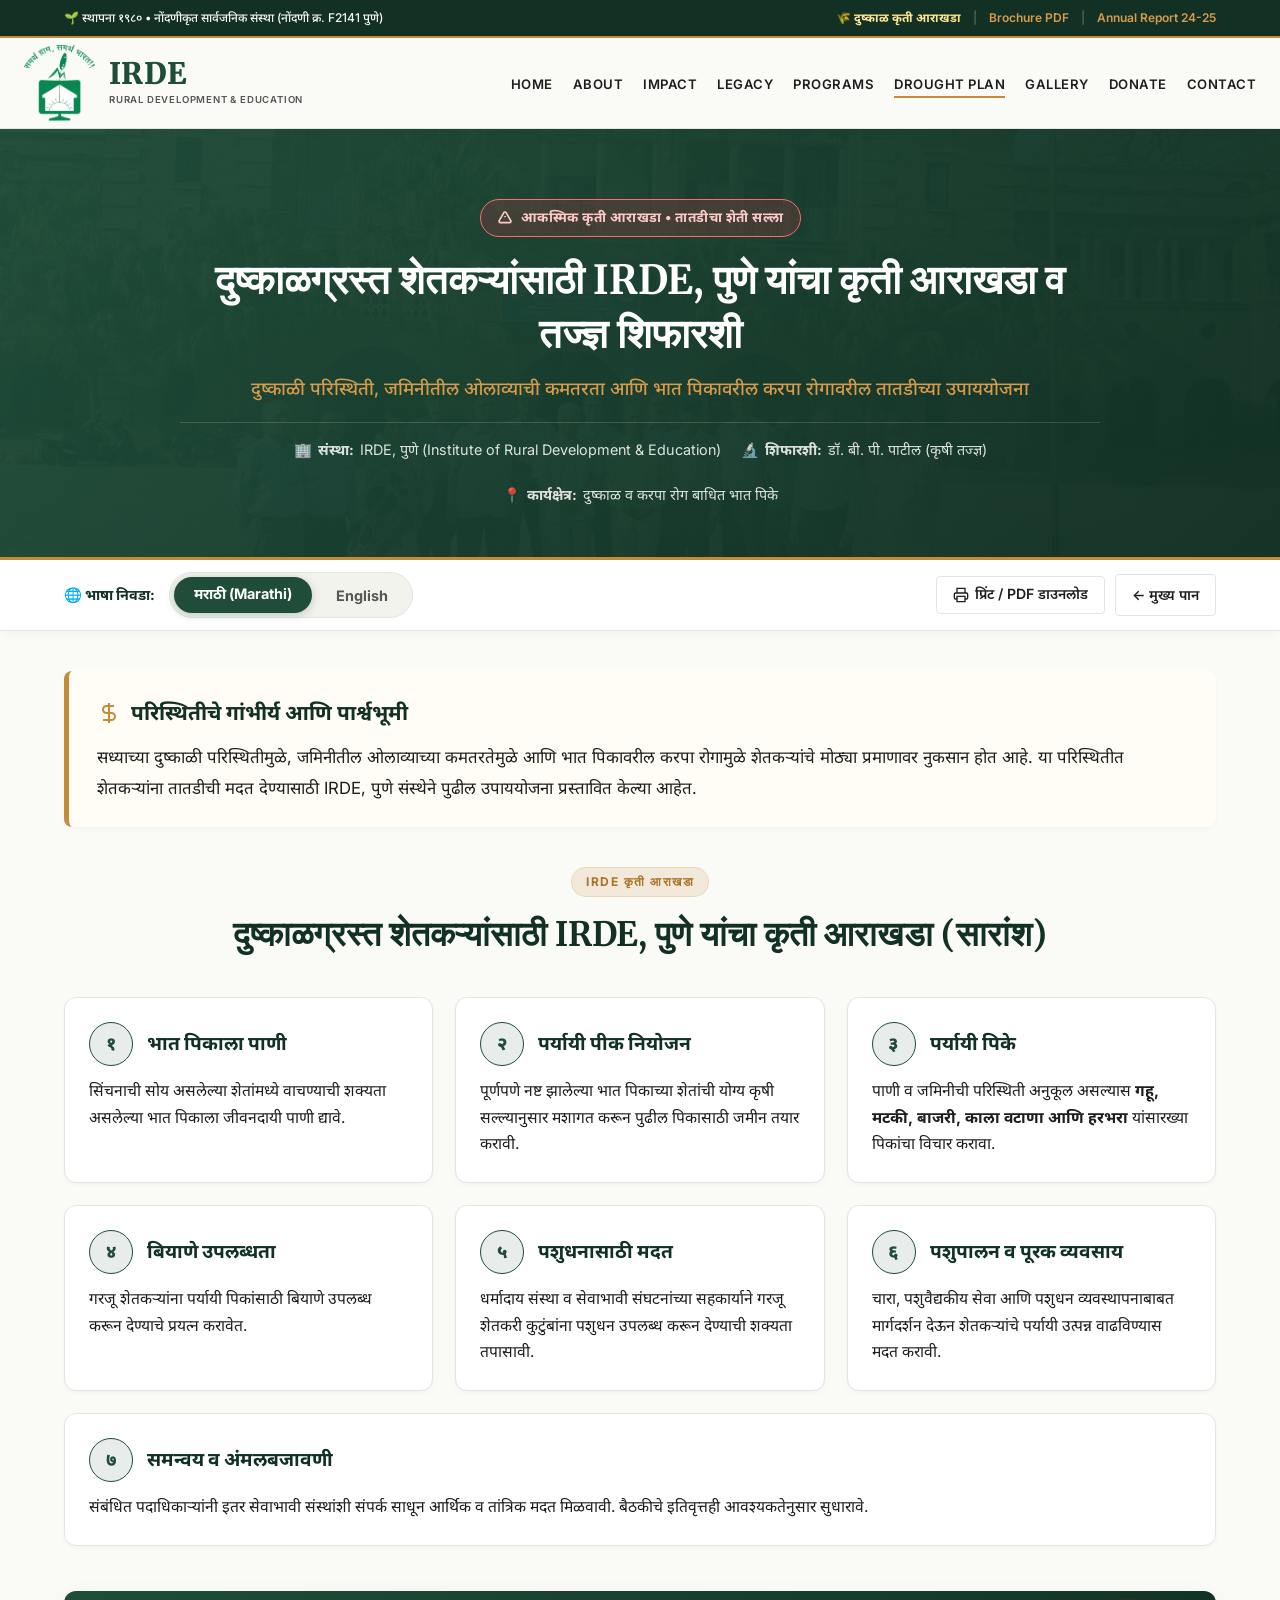
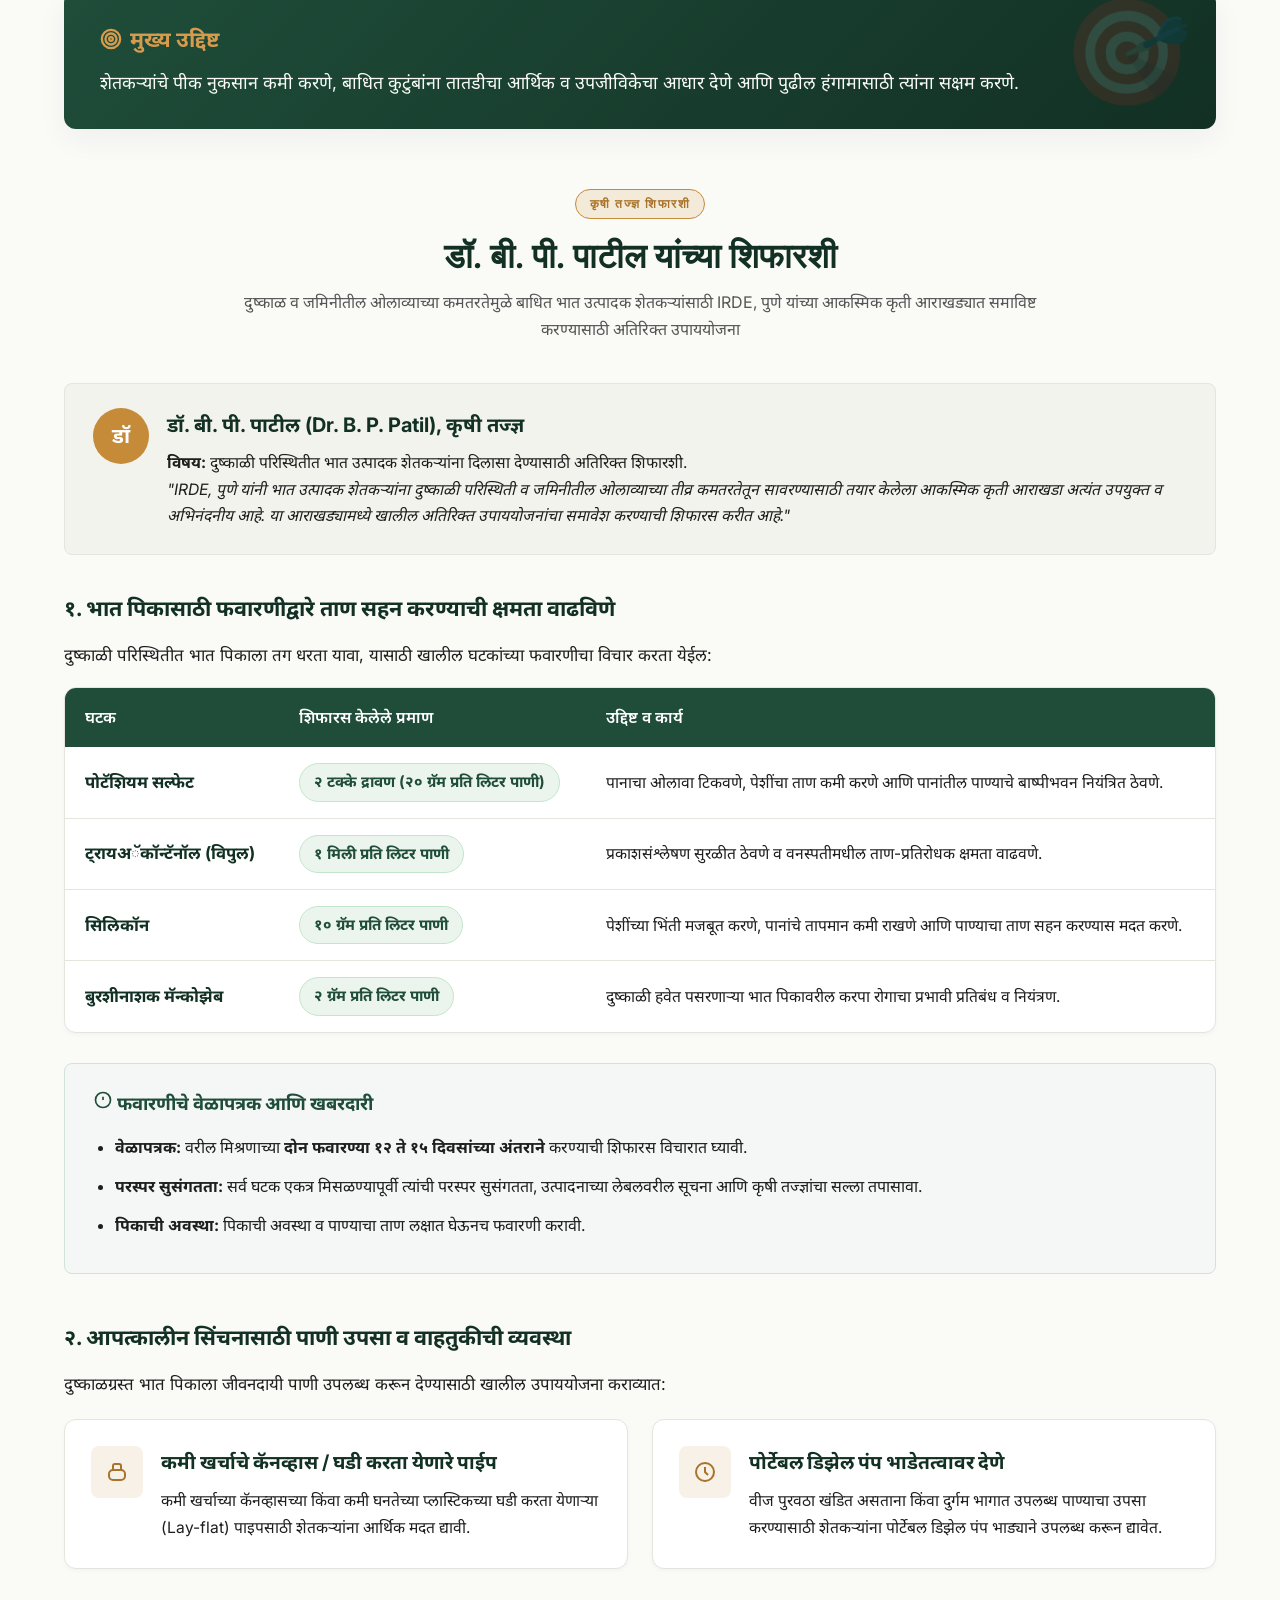
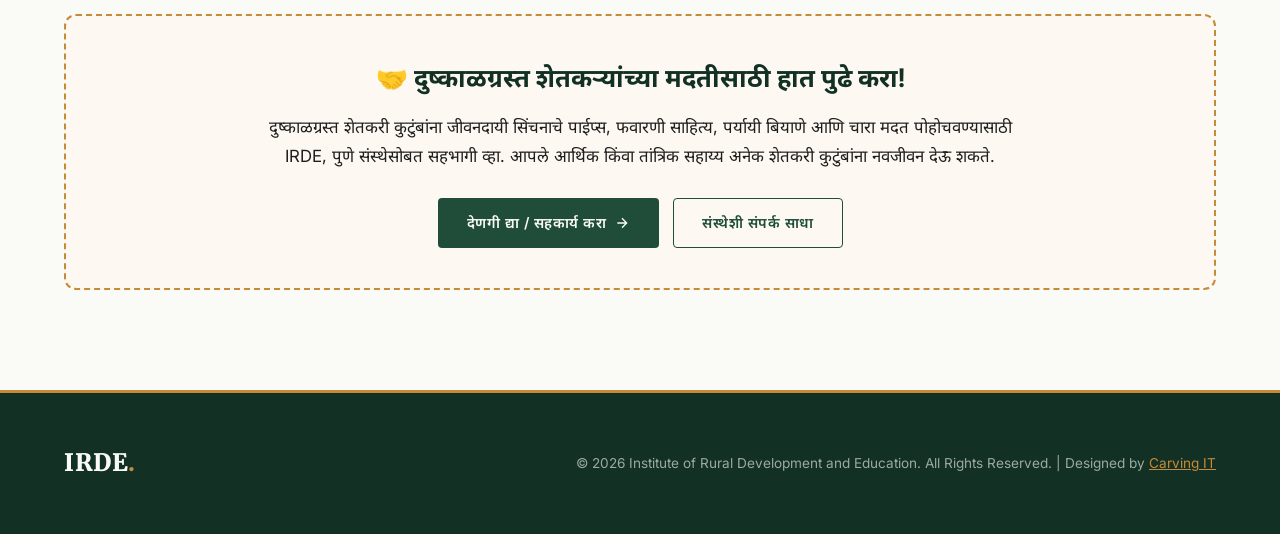
<file: drought-relief.html>
<!DOCTYPE html>
<html lang="mr" data-lang="mr">

<head>
  <meta charset="UTF-8">
  <meta name="viewport" content="width=device-width, initial-scale=1.0">
  <meta name="description"
    content="दुष्काळग्रस्त शेतकऱ्यांसाठी IRDE, पुणे यांचा आकस्मिक कृती आराखडा आणि डॉ. बी. पी. पाटील यांच्या वैज्ञानिक शिफारशी. Contingency Action Plan and Agronomic Advisory for Drought-Affected Rice Farmers by IRDE Pune.">
  <meta name="keywords"
    content="IRDE Pune, Drought Relief, Rice Farmers Action Plan, दुष्काळग्रस्त शेतकरी कृती आराखडा, Dr B P Patil recommendations, भात पीक करपा रोग, Potassium Sulphate, Triacontanol, Rural Development Pune">
  <meta name="author" content="IRDE Pune">
  <title>दुष्काळग्रस्त शेतकऱ्यांसाठी कृती आराखडा | Drought Relief Action Plan - IRDE Pune</title>

  <!-- Google Fonts: Merriweather & Inter & Noto Sans Devanagari for Marathi typography -->
  <link rel="preconnect" href="https://fonts.googleapis.com">
  <link rel="preconnect" href="https://fonts.gstatic.com" crossorigin>
  <link
    href="https://fonts.googleapis.com/css2?family=Inter:wght@300;400;500;600;700;800&family=Merriweather:ital,wght@0,300;0,400;0,700;0,900;1,300;1,400&family=Noto+Sans+Devanagari:wght@400;500;600;700;800&display=swap"
    rel="stylesheet">

  <!-- Main Stylesheet -->
  <link rel="stylesheet" href="./assets/css/style.css">

  <!-- Favicon -->
  <link rel="icon" href="./assets/images/irdelogoshort.png" type="image/png">

  <style>
    :root {
      --marathi-font: 'Noto Sans Devanagari', 'Inter', system-ui, sans-serif;
    }

    body {
      font-family: 'Inter', var(--marathi-font), sans-serif;
    }

    /* Strict Language Visibility Controllers */
    html[data-lang="mr"] .lang-en {
      display: none !important;
    }

    html[data-lang="mr"] .lang-mr {
      display: block !important;
    }

    html[data-lang="mr"] span.lang-mr,
    html[data-lang="mr"] strong.lang-mr,
    html[data-lang="mr"] small.lang-mr,
    html[data-lang="mr"] a.lang-mr {
      display: inline !important;
    }

    html[data-lang="mr"] table.lang-mr {
      display: table !important;
    }

    html[data-lang="en"] .lang-mr {
      display: none !important;
    }

    html[data-lang="en"] .lang-en {
      display: block !important;
    }

    html[data-lang="en"] span.lang-en,
    html[data-lang="en"] strong.lang-en,
    html[data-lang="en"] small.lang-en,
    html[data-lang="en"] a.lang-en {
      display: inline !important;
    }

    html[data-lang="en"] table.lang-en {
      display: table !important;
    }

    /* Page Hero Banner */
    .advisory-hero {
      background: linear-gradient(135deg, rgba(31, 77, 58, 0.96) 0%, rgba(18, 48, 36, 0.98) 100%), url('./assets/images/groupphoto.jpeg') center/cover no-repeat;
      color: #FFFFFF;
      padding: 70px 0 50px;
      position: relative;
      border-bottom: 3px solid var(--color-secondary);
    }

    .advisory-hero-content {
      max-width: 920px;
      margin: 0 auto;
      text-align: center;
    }

    .urgent-badge {
      display: inline-flex;
      align-items: center;
      gap: 8px;
      background: rgba(220, 53, 69, 0.2);
      border: 1px solid #ff6b6b;
      color: #ffc9c9;
      padding: 6px 16px;
      border-radius: 50px;
      font-size: 0.85rem;
      font-weight: 700;
      letter-spacing: 0.5px;
      text-transform: uppercase;
      margin-bottom: 16px;
      animation: pulseAlert 2.5s infinite;
    }

    @keyframes pulseAlert {
      0%, 100% { opacity: 1; transform: scale(1); }
      50% { opacity: 0.85; transform: scale(1.02); }
    }

    .advisory-hero h1 {
      font-family: var(--font-heading);
      font-size: clamp(1.8rem, 3.5vw, 2.5rem);
      line-height: 1.35;
      margin-bottom: 14px;
      color: #FFFFFF;
    }

    .advisory-hero-subtitle {
      font-size: 1.15rem;
      color: var(--color-secondary-light);
      font-weight: 500;
      margin-bottom: 20px;
      line-height: 1.5;
    }

    .advisory-hero-meta {
      display: flex;
      justify-content: center;
      flex-wrap: wrap;
      gap: 20px;
      font-size: 0.9rem;
      color: rgba(255, 255, 255, 0.85);
      padding-top: 15px;
      border-top: 1px solid rgba(255, 255, 255, 0.15);
    }

    .advisory-hero-meta span {
      display: inline-flex;
      align-items: center;
      gap: 6px;
    }

    /* Action bar with Print & Language Toggle */
    .utility-bar {
      background: var(--color-bg-card);
      border-bottom: 1px solid var(--color-border);
      padding: 12px 0;
      position: sticky;
      top: 75px;
      z-index: 100;
      box-shadow: 0 4px 12px rgba(0,0,0,0.03);
    }

    .utility-bar-inner {
      display: flex;
      justify-content: space-between;
      align-items: center;
      flex-wrap: wrap;
      gap: 12px;
    }

    .lang-switcher-pill {
      display: inline-flex;
      background: var(--color-bg-alt);
      border: 1px solid var(--color-border);
      border-radius: 50px;
      padding: 4px;
      gap: 4px;
    }

    .lang-btn {
      border: none;
      background: transparent;
      padding: 8px 20px;
      border-radius: 50px;
      font-size: 0.9rem;
      font-weight: 700;
      cursor: pointer;
      transition: var(--transition-fast);
      color: var(--color-text-muted);
      display: inline-flex;
      align-items: center;
      gap: 6px;
    }

    .lang-btn.active {
      background: var(--color-primary);
      color: #ffffff;
      box-shadow: 0 2px 8px rgba(31,77,58,0.25);
    }

    .utility-actions {
      display: flex;
      align-items: center;
      gap: 10px;
    }

    .btn-tool {
      display: inline-flex;
      align-items: center;
      gap: 6px;
      padding: 8px 16px;
      border-radius: var(--radius-sm);
      border: 1px solid var(--color-border);
      background: #FFFFFF;
      color: var(--color-text);
      font-size: 0.88rem;
      font-weight: 600;
      cursor: pointer;
      transition: var(--transition-fast);
    }

    .btn-tool:hover {
      border-color: var(--color-primary);
      color: var(--color-primary);
      background: var(--color-bg-alt);
    }

    /* Context Alert Box */
    .crisis-context-box {
      background: #FFFDF5;
      border-left: 5px solid var(--color-secondary);
      border-radius: var(--radius-md);
      padding: 24px 28px;
      margin-bottom: 40px;
      box-shadow: var(--shadow-sm);
    }

    .crisis-context-box h3 {
      color: var(--color-primary-dark);
      margin-bottom: 12px;
      font-size: 1.3rem;
      display: flex;
      align-items: center;
      gap: 10px;
    }

    .crisis-context-box p {
      color: var(--color-text);
      line-height: 1.8;
      font-size: 1.05rem;
      margin: 0;
    }

    /* 7-Point Action Plan Cards */
    .plan-grid {
      display: grid;
      grid-template-columns: repeat(auto-fit, minmax(320px, 1fr));
      gap: 22px;
      margin-bottom: 45px;
    }

    .plan-card {
      background: var(--color-bg-card);
      border: 1px solid var(--color-border);
      border-radius: var(--radius-lg);
      padding: 24px;
      transition: var(--transition-smooth);
      position: relative;
      display: flex;
      flex-direction: column;
      gap: 12px;
      box-shadow: var(--shadow-sm);
    }

    .plan-card:hover {
      border-color: var(--color-primary);
      transform: translateY(-3px);
      box-shadow: var(--shadow-md);
    }

    .plan-card-header {
      display: flex;
      align-items: center;
      gap: 14px;
    }

    .plan-badge-num {
      width: 44px;
      height: 44px;
      border-radius: 50%;
      background: var(--color-primary-glow);
      color: var(--color-primary);
      border: 1.5px solid var(--color-primary);
      display: flex;
      align-items: center;
      justify-content: center;
      font-weight: 800;
      font-size: 1.15rem;
      flex-shrink: 0;
    }

    .plan-card h4 {
      font-size: 1.2rem;
      color: var(--color-primary-dark);
      font-weight: 700;
      line-height: 1.35;
      margin: 0;
    }

    .plan-card p {
      color: var(--color-text);
      font-size: 0.98rem;
      line-height: 1.7;
      margin: 0;
    }

    /* Main Objective Banner */
    .objective-banner {
      background: linear-gradient(135deg, var(--color-primary) 0%, var(--color-primary-dark) 100%);
      color: #FFFFFF;
      border-radius: var(--radius-lg);
      padding: 30px 36px;
      margin-bottom: 50px;
      position: relative;
      overflow: hidden;
      box-shadow: var(--shadow-md);
    }

    .objective-banner::after {
      content: "🎯";
      position: absolute;
      right: 24px;
      bottom: -10px;
      font-size: 6.5rem;
      opacity: 0.12;
      pointer-events: none;
    }

    .objective-banner h3 {
      color: var(--color-secondary-light);
      font-size: 1.35rem;
      margin-bottom: 10px;
      display: flex;
      align-items: center;
      gap: 8px;
    }

    .objective-banner p {
      font-size: 1.12rem;
      line-height: 1.75;
      color: #FAFAF7;
      margin: 0;
    }

    /* Section Divider */
    .section-break-title {
      text-align: center;
      max-width: 860px;
      margin: 20px auto 40px;
    }

    .section-break-title h2 {
      font-family: var(--font-heading);
      font-size: 2.1rem;
      color: var(--color-primary-dark);
      margin-bottom: 10px;
      line-height: 1.3;
    }

    .expert-profile-card {
      background: var(--color-bg-alt);
      border: 1px solid var(--color-border);
      border-radius: var(--radius-md);
      padding: 24px 28px;
      margin-bottom: 35px;
      display: flex;
      align-items: flex-start;
      gap: 18px;
    }

    .expert-icon-avatar {
      width: 56px;
      height: 56px;
      border-radius: 50%;
      background: var(--color-secondary);
      color: #FFFFFF;
      display: flex;
      align-items: center;
      justify-content: center;
      font-size: 1.3rem;
      flex-shrink: 0;
      font-weight: 700;
    }

    .expert-details h4 {
      font-size: 1.25rem;
      color: var(--color-primary-dark);
      margin-bottom: 8px;
    }

    .expert-details p {
      font-size: 0.98rem;
      color: var(--color-text);
      line-height: 1.7;
      margin: 0;
    }

    /* Spray Formulation Table */
    .spray-table-wrapper {
      background: var(--color-bg-card);
      border-radius: var(--radius-lg);
      border: 1px solid var(--color-border);
      overflow-x: auto;
      margin-bottom: 30px;
      box-shadow: var(--shadow-sm);
    }

    .spray-table {
      width: 100%;
      border-collapse: collapse;
      text-align: left;
    }

    .spray-table th {
      background: var(--color-primary);
      color: #FFFFFF;
      padding: 16px 20px;
      font-size: 1rem;
      font-weight: 600;
    }

    .spray-table td {
      padding: 16px 20px;
      border-bottom: 1px solid var(--color-border);
      font-size: 0.98rem;
      color: var(--color-text);
      vertical-align: middle;
      line-height: 1.6;
    }

    .spray-table tr:last-child td {
      border-bottom: none;
    }

    .spray-table tr:hover td {
      background: var(--color-bg-alt);
    }

    .chemical-name {
      font-weight: 700;
      color: var(--color-primary-dark);
      font-size: 1.05rem;
      display: block;
    }

    .dosage-pill {
      display: inline-block;
      background: #EBF5EE;
      color: var(--color-primary);
      border: 1px solid #C3E6CB;
      padding: 6px 14px;
      border-radius: 50px;
      font-weight: 700;
      font-size: 0.95rem;
    }

    .spray-guidelines-box {
      background: #F4F7F5;
      border: 1px solid #D1E3D8;
      border-radius: var(--radius-md);
      padding: 24px 28px;
      margin-bottom: 45px;
    }

    .spray-guidelines-box h4 {
      color: var(--color-primary);
      margin-bottom: 14px;
      display: flex;
      align-items: center;
      gap: 10px;
      font-size: 1.15rem;
    }

    .spray-guidelines-box ul {
      padding-left: 22px;
      color: var(--color-text);
      line-height: 1.8;
      font-size: 1rem;
    }

    .spray-guidelines-box li {
      margin-bottom: 10px;
    }

    /* Irrigation Solutions Box */
    .irrigation-solutions-grid {
      display: grid;
      grid-template-columns: repeat(auto-fit, minmax(320px, 1fr));
      gap: 24px;
      margin-bottom: 45px;
    }

    .irrigation-card {
      background: var(--color-bg-card);
      border: 1px solid var(--color-border);
      border-radius: var(--radius-lg);
      padding: 26px;
      display: flex;
      gap: 18px;
      box-shadow: var(--shadow-sm);
    }

    .irrigation-icon {
      width: 52px;
      height: 52px;
      border-radius: var(--radius-md);
      background: rgba(197, 139, 57, 0.12);
      color: var(--color-secondary-dark);
      display: flex;
      align-items: center;
      justify-content: center;
      flex-shrink: 0;
    }

    .irrigation-card h4 {
      color: var(--color-primary-dark);
      font-size: 1.2rem;
      margin-bottom: 10px;
    }

    .irrigation-card p {
      color: var(--color-text);
      font-size: 0.98rem;
      line-height: 1.7;
      margin: 0;
    }

    /* Appeal Banner */
    .appeal-banner {
      background: #FDF9F2;
      border: 2px dashed var(--color-secondary);
      border-radius: var(--radius-lg);
      padding: 40px;
      text-align: center;
      margin-top: 40px;
    }

    .appeal-banner h3 {
      color: var(--color-primary-dark);
      font-size: 1.6rem;
      margin-bottom: 14px;
    }

    .appeal-banner p {
      max-width: 760px;
      margin: 0 auto 26px;
      color: var(--color-text);
      font-size: 1.05rem;
      line-height: 1.75;
    }

    .appeal-btn-group {
      display: flex;
      justify-content: center;
      flex-wrap: wrap;
      gap: 14px;
    }

    /* =====================================================
     * RESPONSIVE DESIGN FOR ALL DEVICES (Mobile, Tablet, Desktop)
     * ===================================================== */
    
    /* Small Mobile Devices (<= 480px) */
    @media (max-width: 480px) {
      .advisory-hero {
        padding: 40px 0 35px;
      }

      .urgent-badge {
        font-size: 0.75rem;
        padding: 5px 12px;
        gap: 6px;
        white-space: normal;
        text-align: center;
        line-height: 1.3;
      }

      .advisory-hero h1 {
        font-size: 1.45rem;
        line-height: 1.35;
        margin-bottom: 12px;
        word-break: break-word;
      }

      .advisory-hero-subtitle {
        font-size: 0.95rem;
        margin-bottom: 16px;
        line-height: 1.55;
      }

      .advisory-hero-meta {
        flex-direction: column;
        align-items: flex-start;
        gap: 10px;
        text-align: left;
        font-size: 0.82rem;
        padding-top: 12px;
      }

      .utility-bar {
        position: static; /* Unstick on extra small screens for more vertical reading room */
        padding: 10px 0;
      }

      .utility-bar-inner {
        flex-direction: column;
        align-items: stretch;
        gap: 10px;
      }

      .lang-switcher-wrapper {
        display: flex;
        flex-direction: column;
        align-items: stretch;
        gap: 8px;
        width: 100%;
      }

      .lang-switcher-pill {
        display: grid;
        grid-template-columns: 1fr 1fr;
        width: 100%;
      }

      .lang-btn {
        justify-content: center;
        padding: 8px 12px;
        font-size: 0.82rem;
      }

      .utility-actions {
        display: grid;
        grid-template-columns: 1fr 1fr;
        width: 100%;
        gap: 8px;
      }

      .btn-tool {
        justify-content: center;
        padding: 8px 10px;
        font-size: 0.8rem;
        text-align: center;
      }

      .crisis-context-box {
        padding: 18px 16px;
        margin-bottom: 28px;
      }

      .crisis-context-box h3 {
        font-size: 1.15rem;
      }

      .crisis-context-box p {
        font-size: 0.95rem;
        line-height: 1.65;
      }

      .section-break-title {
        margin: 15px auto 25px;
      }

      .section-break-title h2 {
        font-size: 1.45rem;
      }

      .plan-grid {
        grid-template-columns: 1fr;
        gap: 16px;
        margin-bottom: 30px;
      }

      .plan-card {
        padding: 18px 16px;
      }

      .plan-card h4 {
        font-size: 1.08rem;
      }

      .plan-badge-num {
        width: 36px;
        height: 36px;
        font-size: 1rem;
      }

      .objective-banner {
        padding: 22px 18px;
        margin-bottom: 35px;
      }

      .objective-banner h3 {
        font-size: 1.2rem;
      }

      .objective-banner p {
        font-size: 0.98rem;
      }

      .expert-profile-card {
        flex-direction: column;
        padding: 18px 16px;
        gap: 14px;
      }

      .expert-icon-avatar {
        width: 46px;
        height: 46px;
        font-size: 1.1rem;
      }

      .spray-table th,
      .spray-table td {
        padding: 12px 14px;
        font-size: 0.88rem;
      }

      .chemical-name {
        font-size: 0.95rem;
      }

      .dosage-pill {
        font-size: 0.82rem;
        padding: 4px 10px;
        line-height: 1.35;
      }

      .spray-guidelines-box {
        padding: 18px 16px;
        margin-bottom: 30px;
      }

      .spray-guidelines-box ul {
        padding-left: 18px;
        font-size: 0.92rem;
      }

      .irrigation-solutions-grid {
        grid-template-columns: 1fr;
        gap: 16px;
        margin-bottom: 30px;
      }

      .irrigation-card {
        flex-direction: column;
        padding: 18px 16px;
        gap: 14px;
      }

      .appeal-banner {
        padding: 26px 18px;
        margin-top: 25px;
      }

      .appeal-banner h3 {
        font-size: 1.3rem;
      }

      .appeal-banner p {
        font-size: 0.95rem;
      }

      .appeal-btn-group {
        flex-direction: column;
        width: 100%;
      }

      .appeal-btn-group .btn {
        width: 100%;
        justify-content: center;
      }
    }

    /* Tablets and Mobile Landscape (481px to 768px) */
    @media (min-width: 481px) and (max-width: 768px) {
      .advisory-hero {
        padding: 50px 0 40px;
      }

      .advisory-hero h1 {
        font-size: 1.8rem;
      }

      .advisory-hero-meta {
        gap: 14px;
        font-size: 0.88rem;
      }

      .utility-bar {
        top: 88px;
      }

      .utility-bar-inner {
        flex-direction: row;
        justify-content: space-between;
      }

      .lang-switcher-pill {
        padding: 3px;
      }

      .lang-btn {
        padding: 7px 14px;
        font-size: 0.85rem;
      }

      .plan-grid {
        grid-template-columns: 1fr;
        gap: 18px;
      }

      .section-break-title h2 {
        font-size: 1.7rem;
      }

      .objective-banner {
        padding: 26px 24px;
      }

      .expert-profile-card {
        padding: 20px 22px;
      }

      .irrigation-solutions-grid {
        grid-template-columns: 1fr;
        gap: 18px;
      }

      .appeal-banner {
        padding: 30px 22px;
      }
    }

    /* Medium Screens & Small Desktops / Tablets Landscape (769px to 1040px) */
    @media (min-width: 769px) and (max-width: 1040px) {
      .utility-bar {
        top: 88px;
      }

      .plan-grid {
        grid-template-columns: repeat(2, 1fr);
      }

      .irrigation-solutions-grid {
        grid-template-columns: repeat(2, 1fr);
      }
    }

    /* Sticky Utility Bar Offset for large screens */
    @media (min-width: 1041px) {
      .utility-bar {
        top: 90px;
      }
    }

    /* Print styles */
    @media print {
      .top-bar, .main-header, .utility-bar, .footer, .appeal-banner, .btn-tool {
        display: none !important;
      }
      .advisory-hero {
        background: #FFFFFF !important;
        color: #000000 !important;
        padding: 20px 0 !important;
        border-bottom: 2px solid #000000 !important;
      }
      .advisory-hero h1, .advisory-hero-subtitle, .advisory-hero-meta {
        color: #000000 !important;
      }
      body {
        background: #FFFFFF !important;
        color: #000000 !important;
      }
      .plan-card, .spray-table-wrapper, .objective-banner {
        border: 1px solid #333333 !important;
        box-shadow: none !important;
      }
      .objective-banner {
        background: #EEEEEE !important;
        color: #000000 !important;
      }
      .objective-banner p {
        color: #000000 !important;
      }
    }
  </style>
</head>

<body>

  <!-- Top Announcement Bar -->
  <div class="top-bar">
    <div class="container top-bar-container">
      <div class="top-bar-left">
        <span class="lang-mr">🌱 स्थापना १९८० • नोंदणीकृत सार्वजनिक संस्था (नोंदणी क्र. F2141 पुणे)</span>
        <span class="lang-en">🌱 Established 1980 • Registered Public Trust (Reg No. F2141 Pune)</span>
      </div>
      <div class="top-bar-right">
        <a href="drought-relief.html" class="top-bar-link" style="color: #FFE58F; font-weight: 700;">
          <span class="lang-mr">🌾 दुष्काळ कृती आराखडा</span>
          <span class="lang-en">🌾 Drought Action Plan</span>
        </a>
        <span class="separator">|</span>
        <a href="./assets/docs/irdeindia_brochure.pdf" target="_blank" class="top-bar-link">Brochure PDF</a>
        <span class="separator">|</span>
        <a href="./assets/docs/irdeindia_annual_report_2024-25_4.pdf" target="_blank" class="top-bar-link">Annual Report 24-25</a>
      </div>
    </div>
  </div>

  <!-- Sticky Main Header & Navbar -->
  <header class="main-header" id="navbar">
    <div class="container header-container">
      <a href="index.html#hero" class="logo-area">
        <img src="./assets/images/irdelogoshort.png" alt="IRDE Logo" class="logo-img">
        <div class="logo-text-group">
          <span class="logo-title">IRDE</span>
          <span class="logo-subtitle">Rural Development & Education</span>
        </div>
      </a>

      <nav class="nav-menu" id="navLinks">
        <ul class="nav-links">
          <li><a href="index.html#hero">Home</a></li>
          <li><a href="index.html#about">About</a></li>
          <li><a href="index.html#impact">Impact</a></li>
          <li><a href="index.html#timeline">Legacy</a></li>
          <li><a href="index.html#programs">Programs</a></li>
          <li class="active"><a href="drought-relief.html">Drought Plan</a></li>
          <li><a href="gallery.html">Gallery</a></li>
          <li><a href="index.html#donate">Donate</a></li>
          <li><a href="index.html#contact">Contact</a></li>
        </ul>
      </nav>

      <button class="menu-toggle" id="navToggle" aria-label="Toggle Navigation">
        <span class="bar"></span>
        <span class="bar"></span>
        <span class="bar"></span>
      </button>
    </div>
  </header>

  <!-- Advisory Hero Header -->
  <section class="advisory-hero">
    <div class="container">
      <div class="advisory-hero-content">

        <!-- Badge -->
        <div class="urgent-badge">
          <svg width="16" height="16" viewBox="0 0 24 24" fill="none" stroke="currentColor" stroke-width="2.5">
            <path d="M12 9v2m0 4h.01m-6.938 4h13.856c1.54 0 2.502-1.667 1.732-3L13.732 4c-.77-1.333-2.694-1.333-3.464 0L3.34 16c-.77 1.333.192 3 1.732 3z"/>
          </svg>
          <span class="lang-mr">आकस्मिक कृती आराखडा • तातडीचा शेती सल्ला</span>
          <span class="lang-en">Urgent Contingency Action Plan & Agronomic Advisory</span>
        </div>

        <!-- Heading -->
        <h1 class="lang-mr">दुष्काळग्रस्त शेतकऱ्यांसाठी IRDE, पुणे यांचा कृती आराखडा व तज्ज्ञ शिफारशी</h1>
        <h1 class="lang-en">Contingency Action Plan & Expert Advisory for Drought-Affected Farmers | IRDE Pune</h1>

        <!-- Subtitle -->
        <div class="advisory-hero-subtitle lang-mr">
          दुष्काळी परिस्थिती, जमिनीतील ओलाव्याची कमतरता आणि भात पिकावरील करपा रोगावरील तातडीच्या उपाययोजना
        </div>
        <div class="advisory-hero-subtitle lang-en">
          Emergency response measures for severe moisture deficit, paddy blast disease, and farmer rehabilitation
        </div>

        <!-- Metadata -->
        <div class="advisory-hero-meta">
          <span>
            🏢 <strong class="lang-mr">संस्था:</strong><strong class="lang-en">Organization:</strong> IRDE, पुणे (Institute of Rural Development & Education)
          </span>
          <span>
            🔬 <strong class="lang-mr">शिफारशी:</strong><strong class="lang-en">Recommendations:</strong> डॉ. बी. पी. पाटील (कृषी तज्ज्ञ)
          </span>
          <span>
            📍 <strong class="lang-mr">कार्यक्षेत्र:</strong><strong class="lang-en">Focus Area:</strong> दुष्काळ व करपा रोग बाधित भात पिके
          </span>
        </div>

      </div>
    </div>
  </section>

  <!-- Sticky Language Toggle & Print Controls -->
  <div class="utility-bar">
    <div class="container utility-bar-inner">
      <div class="lang-switcher-wrapper" style="display: flex; align-items: center; gap: 14px;">
        <span style="font-size: 0.9rem; font-weight: 700; color: var(--color-primary-dark);">
          <span class="lang-mr">🌐 भाषा निवडा:</span>
          <span class="lang-en">🌐 Select Language:</span>
        </span>
        <div class="lang-switcher-pill">
          <button class="lang-btn active" id="btnShowMr" onclick="setLanguageMode('mr')">
            मराठी (Marathi)
          </button>
          <button class="lang-btn" id="btnShowEn" onclick="setLanguageMode('en')">
            English
          </button>
        </div>
      </div>

      <div class="utility-actions">
        <button class="btn-tool" onclick="window.print()" title="Print page or save as PDF">
          <svg width="16" height="16" fill="none" stroke="currentColor" stroke-width="2" viewBox="0 0 24 24">
            <path d="M6 9V2h12v7M6 18H4a2 2 0 01-2-2v-5a2 2 0 012-2h16a2 2 0 012 2v5a2 2 0 01-2 2h-2"/>
            <path d="M6 14h12v8H6z"/>
          </svg>
          <span class="lang-mr">प्रिंट / PDF डाउनलोड</span>
          <span class="lang-en">Print / Save PDF</span>
        </button>
        <a href="index.html" class="btn-tool">
          <span class="lang-mr">&larr; मुख्य पान</span>
          <span class="lang-en">&larr; Home</span>
        </a>
      </div>
    </div>
  </div>

  <!-- Main Content Body -->
  <main class="section-padding" style="padding-top: 40px;">
    <div class="container">

      <!-- 1. Background Situation & Context -->
      <div class="crisis-context-box">
        <h3>
          <svg width="24" height="24" viewBox="0 0 24 24" fill="none" stroke="currentColor" stroke-width="2" style="color: var(--color-secondary);">
            <path d="M12 2v20M17 5H9.5a3.5 3.5 0 0 0 0 7h5a3.5 3.5 0 0 1 0 7H6"/>
          </svg>
          <span class="lang-mr">परिस्थितीचे गांभीर्य आणि पार्श्वभूमी</span>
          <span class="lang-en">Current Crisis & Background Overview</span>
        </h3>
        <p class="lang-mr">
          सध्याच्या दुष्काळी परिस्थितीमुळे, जमिनीतील ओलाव्याच्या कमतरतेमुळे आणि भात पिकावरील करपा रोगामुळे शेतकऱ्यांचे मोठ्या प्रमाणावर नुकसान होत आहे. या परिस्थितीत शेतकऱ्यांना तातडीची मदत देण्यासाठी IRDE, पुणे संस्थेने पुढील उपाययोजना प्रस्तावित केल्या आहेत.
        </p>
        <p class="lang-en">
          Due to prevailing severe drought conditions, critically low soil moisture levels, and widespread blast disease on paddy (rice) crops, farmers are suffering heavy agrarian and livelihood losses. To deliver prompt, impactful assistance to affected farming communities, IRDE, Pune has formulated the following contingency measures.
        </p>
      </div>

      <!-- 2. Part 1: IRDE Action Plan (7 Points) -->
      <div class="section-break-title">
        <span class="section-badge">
          <span class="lang-mr">IRDE कृती आराखडा</span>
          <span class="lang-en">IRDE Action Framework</span>
        </span>
        <h2 class="lang-mr">दुष्काळग्रस्त शेतकऱ्यांसाठी IRDE, पुणे यांचा कृती आराखडा (सारांश)</h2>
        <h2 class="lang-en">Action Plan for Drought-Affected Farmers by IRDE, Pune (Summary)</h2>
      </div>

      <div class="plan-grid">

        <!-- Point 1 -->
        <div class="plan-card">
          <div class="plan-card-header">
            <div class="plan-badge-num">
              <span class="lang-mr">१</span>
              <span class="lang-en">1</span>
            </div>
            <h4 class="lang-mr">भात पिकाला पाणी</h4>
            <h4 class="lang-en">Life-Saving Irrigation for Rice Crops</h4>
          </div>
          <p class="lang-mr">
            सिंचनाची सोय असलेल्या शेतांमध्ये वाचण्याची शक्यता असलेल्या भात पिकाला जीवनदायी पाणी द्यावे.
          </p>
          <p class="lang-en">
            In fields equipped with irrigation sources, provide urgent life-saving protective watering to salvagable standing rice crops.
          </p>
        </div>

        <!-- Point 2 -->
        <div class="plan-card">
          <div class="plan-card-header">
            <div class="plan-badge-num">
              <span class="lang-mr">२</span>
              <span class="lang-en">2</span>
            </div>
            <h4 class="lang-mr">पर्यायी पीक नियोजन</h4>
            <h4 class="lang-en">Contingency Crop Planning & Land Preparation</h4>
          </div>
          <p class="lang-mr">
            पूर्णपणे नष्ट झालेल्या भात पिकाच्या शेतांची योग्य कृषी सल्ल्यानुसार मशागत करून पुढील पिकासाठी जमीन तयार करावी.
          </p>
          <p class="lang-en">
            For fields where paddy has completely perished, till and prepare the land as per certified agricultural guidance for immediate subsequent cropping.
          </p>
        </div>

        <!-- Point 3 -->
        <div class="plan-card">
          <div class="plan-card-header">
            <div class="plan-badge-num">
              <span class="lang-mr">३</span>
              <span class="lang-en">3</span>
            </div>
            <h4 class="lang-mr">पर्यायी पिके</h4>
            <h4 class="lang-en">Selection of Alternative Resilient Crops</h4>
          </div>
          <p class="lang-mr">
            पाणी व जमिनीची परिस्थिती अनुकूल असल्यास <strong>गहू, मटकी, बाजरी, काला वटाणा आणि हरभरा</strong> यांसारख्या पिकांचा विचार करावा.
          </p>
          <p class="lang-en">
            If moisture and soil conditions are favorable, encourage alternative drought-tolerant crops such as <strong>Wheat, Moth Bean (Matki), Pearl Millet (Bajra), Black Pea (Kala Vatana), and Bengal Gram (Harbhara)</strong>.
          </p>
        </div>

        <!-- Point 4 -->
        <div class="plan-card">
          <div class="plan-card-header">
            <div class="plan-badge-num">
              <span class="lang-mr">४</span>
              <span class="lang-en">4</span>
            </div>
            <h4 class="lang-mr">बियाणे उपलब्धता</h4>
            <h4 class="lang-en">Seed Availability & Distribution Support</h4>
          </div>
          <p class="lang-mr">
            गरजू शेतकऱ्यांना पर्यायी पिकांसाठी बियाणे उपलब्ध करून देण्याचे प्रयत्न करावेत.
          </p>
          <p class="lang-en">
            Mobilize active institutional efforts to procure and supply certified seeds of alternative crops to vulnerable farming families.
          </p>
        </div>

        <!-- Point 5 -->
        <div class="plan-card">
          <div class="plan-card-header">
            <div class="plan-badge-num">
              <span class="lang-mr">५</span>
              <span class="lang-en">5</span>
            </div>
            <h4 class="lang-mr">पशुधनासाठी मदत</h4>
            <h4 class="lang-en">Livestock Protection & Philanthropic Assistance</h4>
          </div>
          <p class="lang-mr">
            धर्मादाय संस्था व सेवाभावी संघटनांच्या सहकार्याने गरजू शेतकरी कुटुंबांना पशुधन उपलब्ध करून देण्याची शक्यता तपासावी.
          </p>
          <p class="lang-en">
            Collaborate with charitable trusts and non-profit organizations to explore the feasibility of providing and safeguarding livestock for distressed farm families.
          </p>
        </div>

        <!-- Point 6 -->
        <div class="plan-card">
          <div class="plan-card-header">
            <div class="plan-badge-num">
              <span class="lang-mr">६</span>
              <span class="lang-en">6</span>
            </div>
            <h4 class="lang-mr">पशुपालन व पूरक व्यवसाय</h4>
            <h4 class="lang-en">Animal Husbandry & Supplementary Occupations</h4>
          </div>
          <p class="lang-mr">
            चारा, पशुवैद्यकीय सेवा आणि पशुधन व्यवस्थापनाबाबत मार्गदर्शन देऊन शेतकऱ्यांचे पर्यायी उत्पन्न वाढविण्यास मदत करावी.
          </p>
          <p class="lang-en">
            Deliver structured guidance on fodder management, veterinary care, and livestock rearing to enhance and protect farmers' supplementary livelihood streams.
          </p>
        </div>

        <!-- Point 7 -->
        <div class="plan-card" style="grid-column: 1 / -1;">
          <div class="plan-card-header">
            <div class="plan-badge-num">
              <span class="lang-mr">७</span>
              <span class="lang-en">7</span>
            </div>
            <h4 class="lang-mr">समन्वय व अंमलबजावणी</h4>
            <h4 class="lang-en">Inter-Agency Coordination & Implementation Governance</h4>
          </div>
          <p class="lang-mr">
            संबंधित पदाधिकाऱ्यांनी इतर सेवाभावी संस्थांशी संपर्क साधून आर्थिक व तांत्रिक मदत मिळवावी. बैठकीचे इतिवृत्तही आवश्यकतेनुसार सुधारावे.
          </p>
          <p class="lang-en">
            Designated IRDE officers and field leaders shall actively coordinate with other NGOs, trusts, and agrarian agencies to secure financial and technical aid, amending institutional meeting minutes as required.
          </p>
        </div>

      </div>

      <!-- Main Objective Banner -->
      <div class="objective-banner">
        <h3>
          <svg width="22" height="22" fill="none" stroke="currentColor" stroke-width="2.5" viewBox="0 0 24 24">
            <circle cx="12" cy="12" r="10"/>
            <circle cx="12" cy="12" r="6"/>
            <circle cx="12" cy="12" r="2"/>
          </svg>
          <span class="lang-mr">मुख्य उद्दिष्ट</span>
          <span class="lang-en">Core Strategic Objective</span>
        </h3>
        <p class="lang-mr">
          शेतकऱ्यांचे पीक नुकसान कमी करणे, बाधित कुटुंबांना तातडीचा आर्थिक व उपजीविकेचा आधार देणे आणि पुढील हंगामासाठी त्यांना सक्षम करणे.
        </p>
        <p class="lang-en">
          To minimize crop losses, provide immediate economic and livelihood support to affected households, and empower them with resilience for the upcoming farming season.
        </p>
      </div>

      <!-- 3. Part 2: Dr. B. P. Patil's Recommendations -->
      <div class="section-break-title" style="margin-top: 60px;">
        <span class="section-badge" style="background: rgba(197, 139, 57, 0.15); color: var(--color-secondary-dark); border-color: var(--color-secondary);">
          <span class="lang-mr">कृषी तज्ज्ञ शिफारशी</span>
          <span class="lang-en">Expert Agronomic Advisory</span>
        </span>
        <h2 class="lang-mr">डॉ. बी. पी. पाटील यांच्या शिफारशी</h2>
        <h2 class="lang-en">Recommendations by Dr. B. P. Patil</h2>
        <p style="color: var(--color-text-muted); font-size: 1rem; margin-top: 6px;">
          <span class="lang-mr">दुष्काळ व जमिनीतील ओलाव्याच्या कमतरतेमुळे बाधित भात उत्पादक शेतकऱ्यांसाठी IRDE, पुणे यांच्या आकस्मिक कृती आराखड्यात समाविष्ट करण्यासाठी अतिरिक्त उपाययोजना</span>
          <span class="lang-en">Supplementary measures for inclusion in IRDE Pune's contingency action plan for drought-stressed rice growers</span>
        </p>
      </div>

      <!-- Expert Endorsement Box -->
      <div class="expert-profile-card">
        <div class="expert-icon-avatar">
          <span class="lang-mr">डॉ</span>
          <span class="lang-en">Dr</span>
        </div>
        <div class="expert-details">
          <h4 class="lang-mr">डॉ. बी. पी. पाटील (Dr. B. P. Patil), कृषी तज्ज्ञ</h4>
          <h4 class="lang-en">Dr. B. P. Patil, Agronomist & Technical Advisor</h4>
          <p class="lang-mr">
            <strong>विषय:</strong> दुष्काळी परिस्थितीत भात उत्पादक शेतकऱ्यांना दिलासा देण्यासाठी अतिरिक्त शिफारशी.<br>
            <em>"IRDE, पुणे यांनी भात उत्पादक शेतकऱ्यांना दुष्काळी परिस्थिती व जमिनीतील ओलाव्याच्या तीव्र कमतरतेतून सावरण्यासाठी तयार केलेला आकस्मिक कृती आराखडा अत्यंत उपयुक्त व अभिनंदनीय आहे. या आराखड्यामध्ये खालील अतिरिक्त उपाययोजनांचा समावेश करण्याची शिफारस करीत आहे."</em>
          </p>
          <p class="lang-en">
            <strong>Subject:</strong> Supplementary recommendations to bring relief to rice farmers facing drought stress.<br>
            <em>"The contingency action plan formulated by IRDE, Pune to help rice growers overcome drought and acute soil moisture deficiency is highly useful and commendable. I recommend including the following supplementary measures in this plan."</em>
          </p>
        </div>
      </div>

      <!-- Recommendation 1: Spray Formulation -->
      <h3 style="color: var(--color-primary-dark); margin-bottom: 14px; font-size: 1.35rem;">
        <span class="lang-mr">१. भात पिकासाठी फवारणीद्वारे ताण सहन करण्याची क्षमता वाढविणे</span>
        <span class="lang-en">1. Foliar Spray to Enhance Stress Tolerance in Rice Crops</span>
      </h3>
      <p style="color: var(--color-text); margin-bottom: 18px; font-size: 1.05rem;">
        <span class="lang-mr">दुष्काळी परिस्थितीत भात पिकाला तग धरता यावा, यासाठी खालील घटकांच्या फवारणीचा विचार करता येईल:</span>
        <span class="lang-en">To enable standing rice crops to withstand drought stress, foliar application of the following chemical components is recommended:</span>
      </p>

      <div class="spray-table-wrapper">
        <!-- Marathi Table -->
        <table class="spray-table lang-mr">
          <thead>
            <tr>
              <th>घटक</th>
              <th>शिफारस केलेले प्रमाण</th>
              <th>उद्दिष्ट व कार्य</th>
            </tr>
          </thead>
          <tbody>
            <tr>
              <td>
                <span class="chemical-name">पोटॅशियम सल्फेट</span>
              </td>
              <td>
                <span class="dosage-pill">२ टक्के द्रावण (२० ग्रॅम प्रति लिटर पाणी)</span>
              </td>
              <td>
                पानाचा ओलावा टिकवणे, पेशींचा ताण कमी करणे आणि पानांतील पाण्याचे बाष्पीभवन नियंत्रित ठेवणे.
              </td>
            </tr>
            <tr>
              <td>
                <span class="chemical-name">ट्रायअॅकॉन्टॅनॉल (विपुल)</span>
              </td>
              <td>
                <span class="dosage-pill">१ मिली प्रति लिटर पाणी</span>
              </td>
              <td>
                प्रकाशसंश्लेषण सुरळीत ठेवणे व वनस्पतीमधील ताण-प्रतिरोधक क्षमता वाढवणे.
              </td>
            </tr>
            <tr>
              <td>
                <span class="chemical-name">सिलिकॉन</span>
              </td>
              <td>
                <span class="dosage-pill">१० ग्रॅम प्रति लिटर पाणी</span>
              </td>
              <td>
                पेशींच्या भिंती मजबूत करणे, पानांचे तापमान कमी राखणे आणि पाण्याचा ताण सहन करण्यास मदत करणे.
              </td>
            </tr>
            <tr>
              <td>
                <span class="chemical-name">बुरशीनाशक मॅन्कोझेब</span>
              </td>
              <td>
                <span class="dosage-pill">२ ग्रॅम प्रति लिटर पाणी</span>
              </td>
              <td>
                दुष्काळी हवेत पसरणाऱ्या भात पिकावरील करपा रोगाचा प्रभावी प्रतिबंध व नियंत्रण.
              </td>
            </tr>
          </tbody>
        </table>

        <!-- English Table -->
        <table class="spray-table lang-en">
          <thead>
            <tr>
              <th>Component</th>
              <th>Recommended Dosage</th>
              <th>Functional Agronomic Purpose</th>
            </tr>
          </thead>
          <tbody>
            <tr>
              <td>
                <span class="chemical-name">Potassium Sulphate (SOP - 00:00:50)</span>
              </td>
              <td>
                <span class="dosage-pill">2% solution (20 gm per litre of water)</span>
              </td>
              <td>
                Regulates stomatal conductance, preserves leaf moisture, and mitigates cellular water stress.
              </td>
            </tr>
            <tr>
              <td>
                <span class="chemical-name">Triacontanol ('Vipul')</span>
              </td>
              <td>
                <span class="dosage-pill">1 ml per litre of water</span>
              </td>
              <td>
                Stimulates photosynthesis and boosts plant resistance hormones under harsh moisture deficits.
              </td>
            </tr>
            <tr>
              <td>
                <span class="chemical-name">Silicon</span>
              </td>
              <td>
                <span class="dosage-pill">10 gm per litre of water</span>
              </td>
              <td>
                Reinforces plant cell walls, moderates leaf canopy temperatures, and prevents wilting.
              </td>
            </tr>
            <tr>
              <td>
                <span class="chemical-name">Fungicide Mancozeb (75% WP)</span>
              </td>
              <td>
                <span class="dosage-pill">2 gm per litre of water</span>
              </td>
              <td>
                Provides preventive and curative defense against severe blast / leaf blight on moisture-stressed paddy.
              </td>
            </tr>
          </tbody>
        </table>
      </div>

      <!-- Spray Schedule & Advisory Notes -->
      <div class="spray-guidelines-box">
        <h4 class="lang-mr">
          <svg width="20" height="20" fill="none" stroke="currentColor" stroke-width="2" viewBox="0 0 24 24">
            <path d="M12 8v4m0 4h.01M21 12a9 9 0 11-18 0 9 9 0 0118 0z"/>
          </svg>
          फवारणीचे वेळापत्रक आणि खबरदारी
        </h4>
        <h4 class="lang-en">
          <svg width="20" height="20" fill="none" stroke="currentColor" stroke-width="2" viewBox="0 0 24 24">
            <path d="M12 8v4m0 4h.01M21 12a9 9 0 11-18 0 9 9 0 0118 0z"/>
          </svg>
          Spraying Schedule & Crucial Precautions
        </h4>

        <!-- Marathi Points -->
        <ul class="lang-mr">
          <li>
            <strong>वेळापत्रक:</strong> वरील मिश्रणाच्या <strong>दोन फवारण्या १२ ते १५ दिवसांच्या अंतराने</strong> करण्याची शिफारस विचारात घ्यावी.
          </li>
          <li>
            <strong>परस्पर सुसंगतता:</strong> सर्व घटक एकत्र मिसळण्यापूर्वी त्यांची परस्पर सुसंगतता, उत्पादनाच्या लेबलवरील सूचना आणि कृषी तज्ज्ञांचा सल्ला तपासावा.
          </li>
          <li>
            <strong>पिकाची अवस्था:</strong> पिकाची अवस्था व पाण्याचा ताण लक्षात घेऊनच फवारणी करावी.
          </li>
        </ul>

        <!-- English Points -->
        <ul class="lang-en">
          <li>
            <strong>Application Schedule:</strong> Undertake <strong>two successive foliar sprays at an interval of 12 to 15 days</strong>.
          </li>
          <li>
            <strong>Chemical Compatibility:</strong> Prior to mixing all inputs in a single tank, verify chemical compatibility, check product label directions, and consult local agronomic specialists.
          </li>
          <li>
            <strong>Crop Stress Stage:</strong> Perform spray operations strictly taking into consideration the growth stage of the crop and prevailing water-stress intensity (preferably during cooler morning or evening hours).
          </li>
        </ul>
      </div>

      <!-- Recommendation 2: Emergency Irrigation Infrastructure -->
      <h3 style="color: var(--color-primary-dark); margin-bottom: 14px; font-size: 1.35rem;">
        <span class="lang-mr">२. आपत्कालीन सिंचनासाठी पाणी उपसा व वाहतुकीची व्यवस्था</span>
        <span class="lang-en">2. Emergency Irrigation, Water Lifting & Conveyance Arrangements</span>
      </h3>
      <p style="color: var(--color-text); margin-bottom: 20px; font-size: 1.05rem;">
        <span class="lang-mr">दुष्काळग्रस्त भात पिकाला जीवनदायी पाणी उपलब्ध करून देण्यासाठी खालील उपाययोजना कराव्यात:</span>
        <span class="lang-en">To supply life-saving protective irrigation to drought-hit paddy, the following logistical mechanisms should be instituted:</span>
      </p>

      <div class="irrigation-solutions-grid">
        <div class="irrigation-card">
          <div class="irrigation-icon">
            <svg width="24" height="24" fill="none" stroke="currentColor" stroke-width="2" viewBox="0 0 24 24">
              <path d="M4 14a4 4 0 014-4h8a4 4 0 014 4v2a4 4 0 01-4 4H8a4 4 0 01-4-4v-2z"/>
              <path d="M8 10V6a2 2 0 012-2h4a2 2 0 012 2v4"/>
            </svg>
          </div>
          <div>
            <h4 class="lang-mr">कमी खर्चाचे कॅनव्हास / घडी करता येणारे पाईप</h4>
            <h4 class="lang-en">Low-Cost Canvas & Collapsible Plastic Pipes</h4>
            <p class="lang-mr">
              कमी खर्चाच्या कॅनव्हासच्या किंवा कमी घनतेच्या प्लास्टिकच्या घडी करता येणाऱ्या (Lay-flat) पाइपसाठी शेतकऱ्यांना आर्थिक मदत द्यावी.
            </p>
            <p class="lang-en">
              Provide financial subsidies to farmers for lightweight canvas or low-density polyethylene collapsible (lay-flat) pipes to transport water from remote water bodies without seepage.
            </p>
          </div>
        </div>

        <div class="irrigation-card">
          <div class="irrigation-icon">
            <svg width="24" height="24" fill="none" stroke="currentColor" stroke-width="2" viewBox="0 0 24 24">
              <circle cx="12" cy="12" r="9"/>
              <path d="M12 7v5l3 3"/>
            </svg>
          </div>
          <div>
            <h4 class="lang-mr">पोर्टेबल डिझेल पंप भाडेतत्वावर देणे</h4>
            <h4 class="lang-en">Rental Portable Diesel Pump Sets</h4>
            <p class="lang-mr">
              वीज पुरवठा खंडित असताना किंवा दुर्गम भागात उपलब्ध पाण्याचा उपसा करण्यासाठी शेतकऱ्यांना पोर्टेबल डिझेल पंप भाड्याने उपलब्ध करून द्यावेत.
            </p>
            <p class="lang-en">
              Facilitate portable diesel pumps on a rental or shared community basis to lift and deliver water from emergency local reserves during electricity outages.
            </p>
          </div>
        </div>
      </div>

      <!-- Support & Donate Appeal Box -->
      <div class="appeal-banner">
        <h3 class="lang-mr">
          🤝 दुष्काळग्रस्त शेतकऱ्यांच्या मदतीसाठी हात पुढे करा!
        </h3>
        <h3 class="lang-en">
          🤝 Support Drought-Affected Farmers Today!
        </h3>
        <p class="lang-mr">
          दुष्काळग्रस्त शेतकरी कुटुंबांना जीवनदायी सिंचनाचे पाईप्स, फवारणी साहित्य, पर्यायी बियाणे आणि चारा मदत पोहोचवण्यासाठी IRDE, पुणे संस्थेसोबत सहभागी व्हा. आपले आर्थिक किंवा तांत्रिक सहाय्य अनेक शेतकरी कुटुंबांना नवजीवन देऊ शकते.
        </p>
        <p class="lang-en">
          Partner with IRDE, Pune to supply life-saving irrigation pipes, foliar nutrient formulations, resilient alternative seeds, and fodder relief to distressed farming families. Your valuable contribution empowers rural households to withstand this crisis.
        </p>
        <div class="appeal-btn-group">
          <a href="index.html#donate" class="btn btn-primary">
            <span class="lang-mr">देणगी द्या / सहकार्य करा</span>
            <span class="lang-en">Donate & Support</span>
            <svg width="16" height="16" viewBox="0 0 24 24" fill="none" stroke="currentColor" stroke-width="2">
              <path d="M5 12h14M12 5l7 7-7 7" />
            </svg>
          </a>
          <a href="index.html#contact" class="btn btn-outline" style="border-color: var(--color-primary); color: var(--color-primary);">
            <span class="lang-mr">संस्थेशी संपर्क साधा</span>
            <span class="lang-en">Contact IRDE Pune</span>
          </a>
        </div>
      </div>

    </div>
  </main>

  <!-- Footer -->
  <footer class="footer">
    <div class="container">
      <div class="footer-content">
        <div class="footer-logo">
          IRDE<span>.</span>
        </div>
        <div class="footer-copy">
          &copy; <span id="currentYear">2026</span> Institute of Rural Development and Education. All Rights Reserved. | Designed by <a href="https://carvingit.com" target="_blank" rel="noopener">Carving IT</a>
        </div>
      </div>
    </div>
  </footer>

  <!-- Main Interactivity Script -->
  <script src="./assets/js/main.js"></script>
  <script>
    document.getElementById('currentYear').textContent = new Date().getFullYear();

    // Pure Marathi-only or English-only language toggle
    function setLanguageMode(mode) {
      const html = document.documentElement;
      const btnMr = document.getElementById('btnShowMr');
      const btnEn = document.getElementById('btnShowEn');

      if (mode === 'en') {
        html.setAttribute('data-lang', 'en');
        html.setAttribute('lang', 'en');
        btnEn.classList.add('active');
        btnMr.classList.remove('active');
        try { localStorage.setItem('irde_lang', 'en'); } catch(e){}
      } else {
        html.setAttribute('data-lang', 'mr');
        html.setAttribute('lang', 'mr');
        btnMr.classList.add('active');
        btnEn.classList.remove('active');
        try { localStorage.setItem('irde_lang', 'mr'); } catch(e){}
      }
    }

    // Initialize from storage or default to Marathi
    (function initLang() {
      try {
        const savedLang = localStorage.getItem('irde_lang');
        if (savedLang === 'en') {
          setLanguageMode('en');
        } else {
          setLanguageMode('mr');
        }
      } catch(e) {
        setLanguageMode('mr');
      }
    })();
  </script>
</body>

</html>
</file>
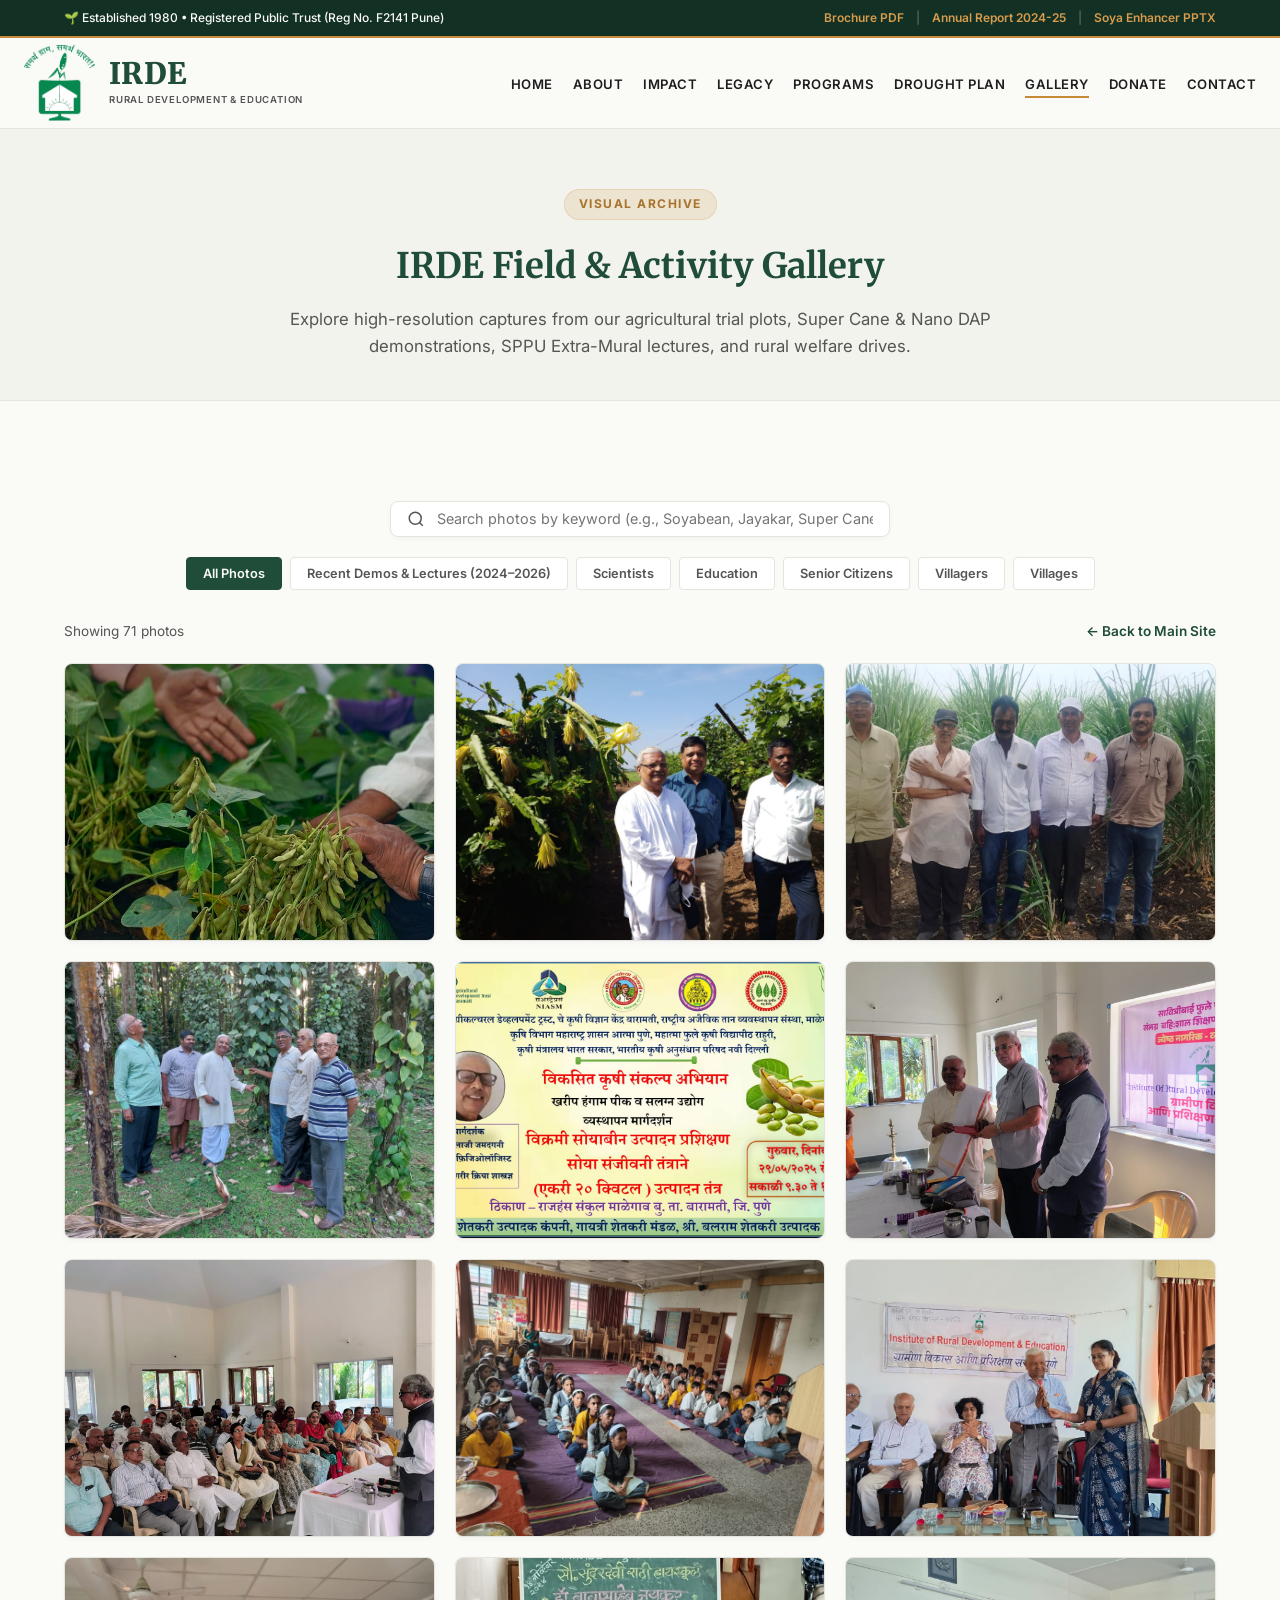
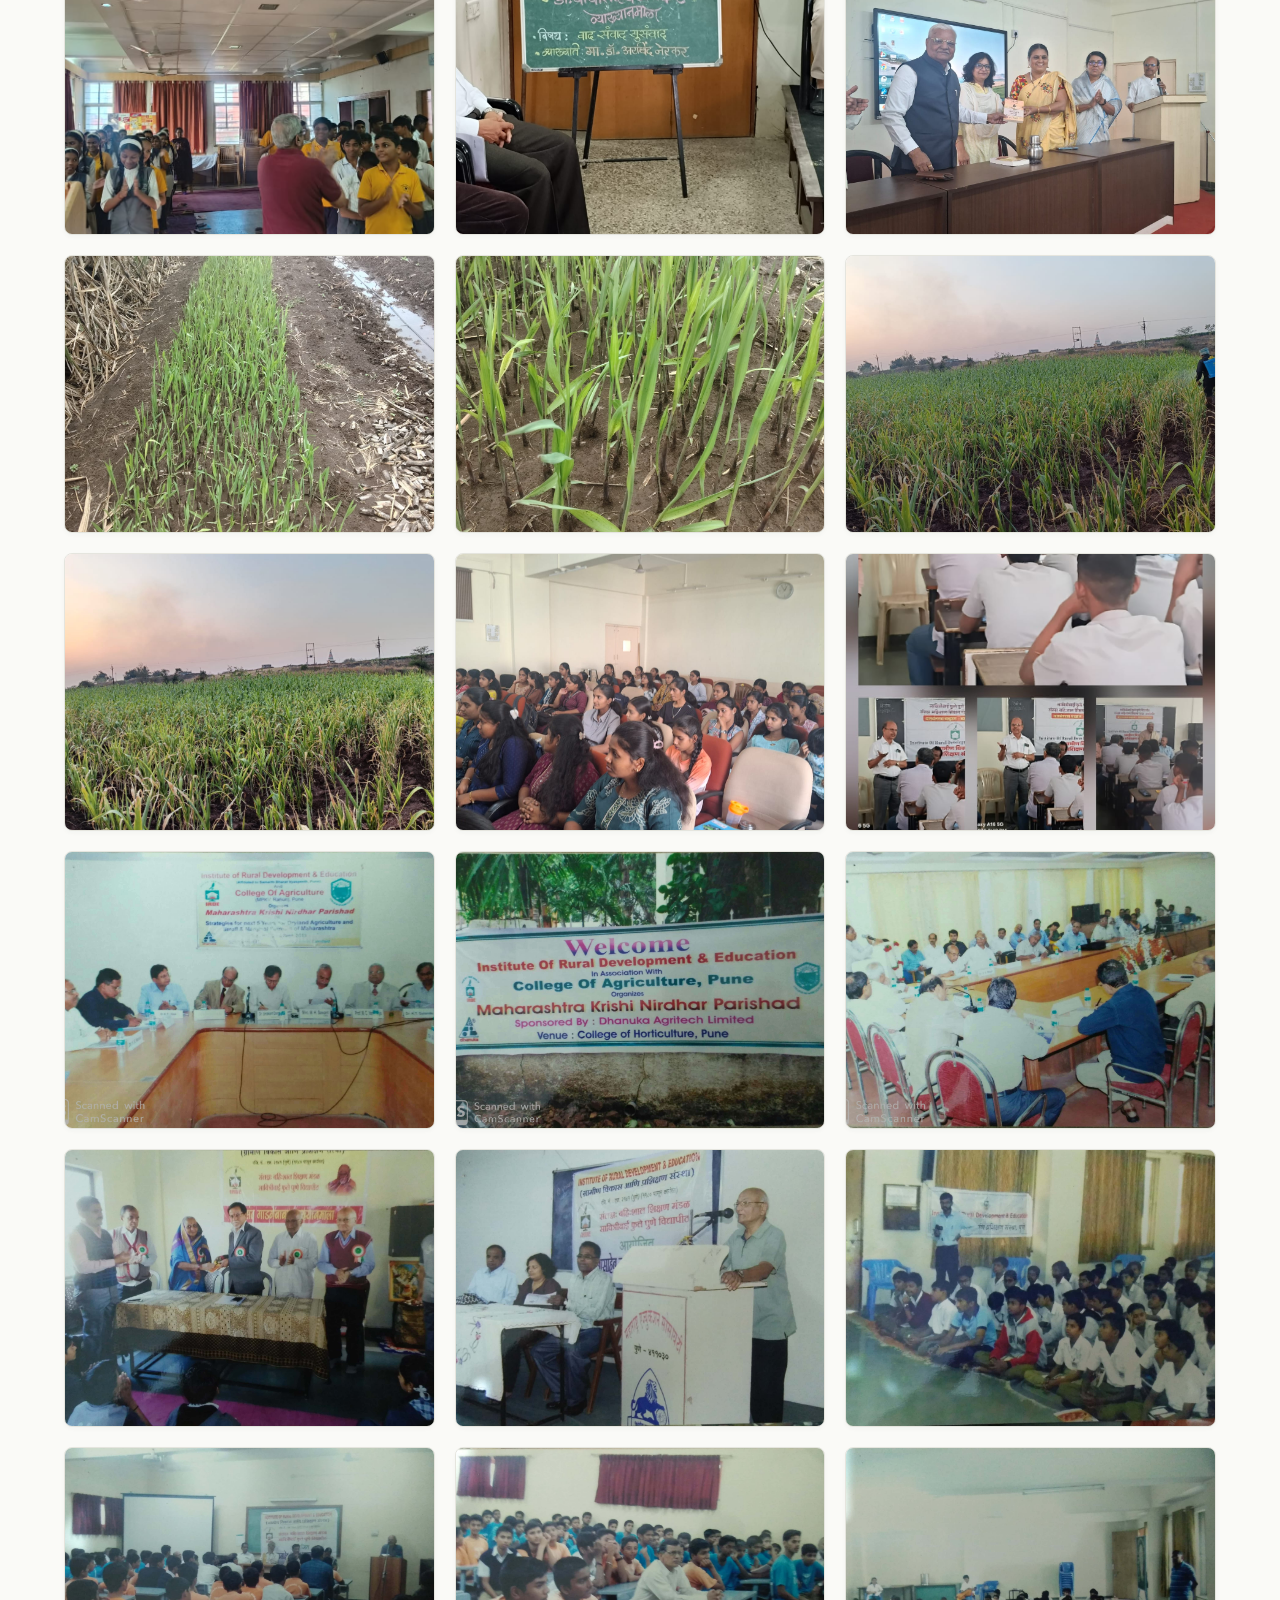
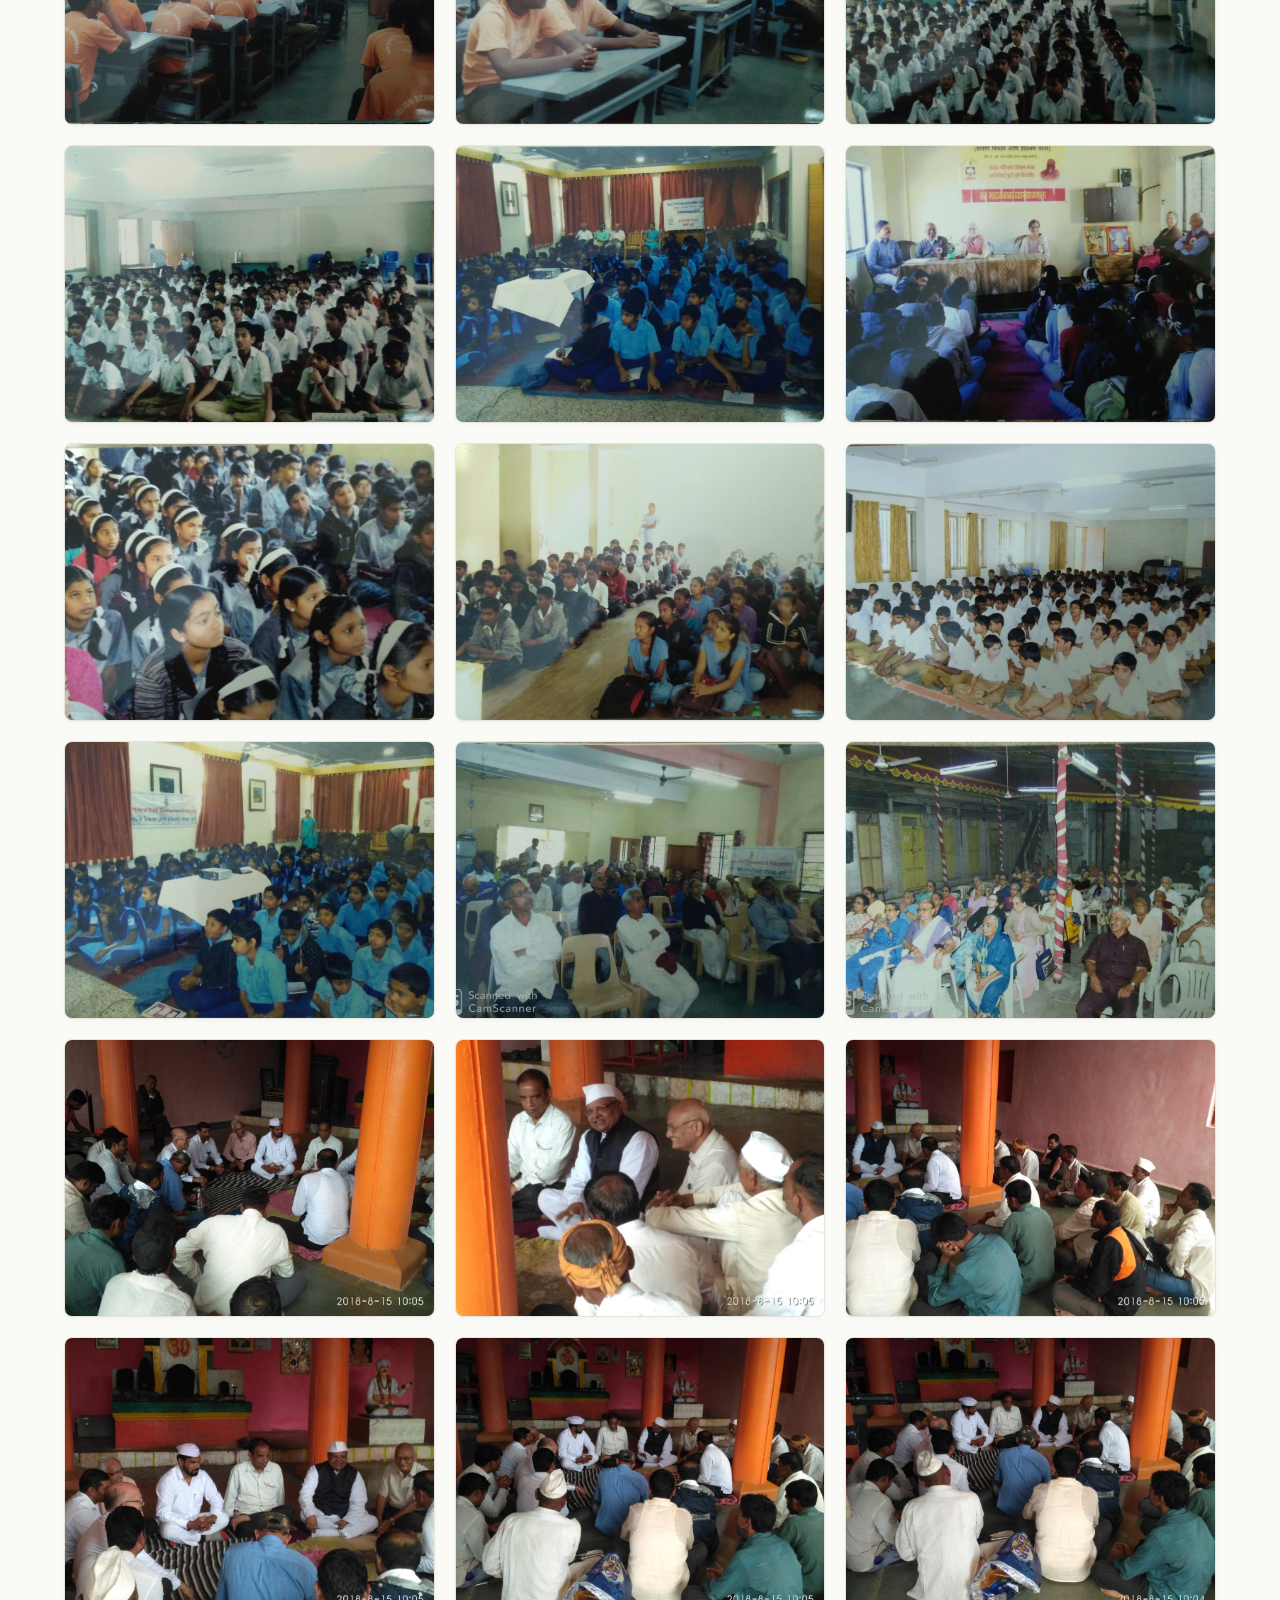
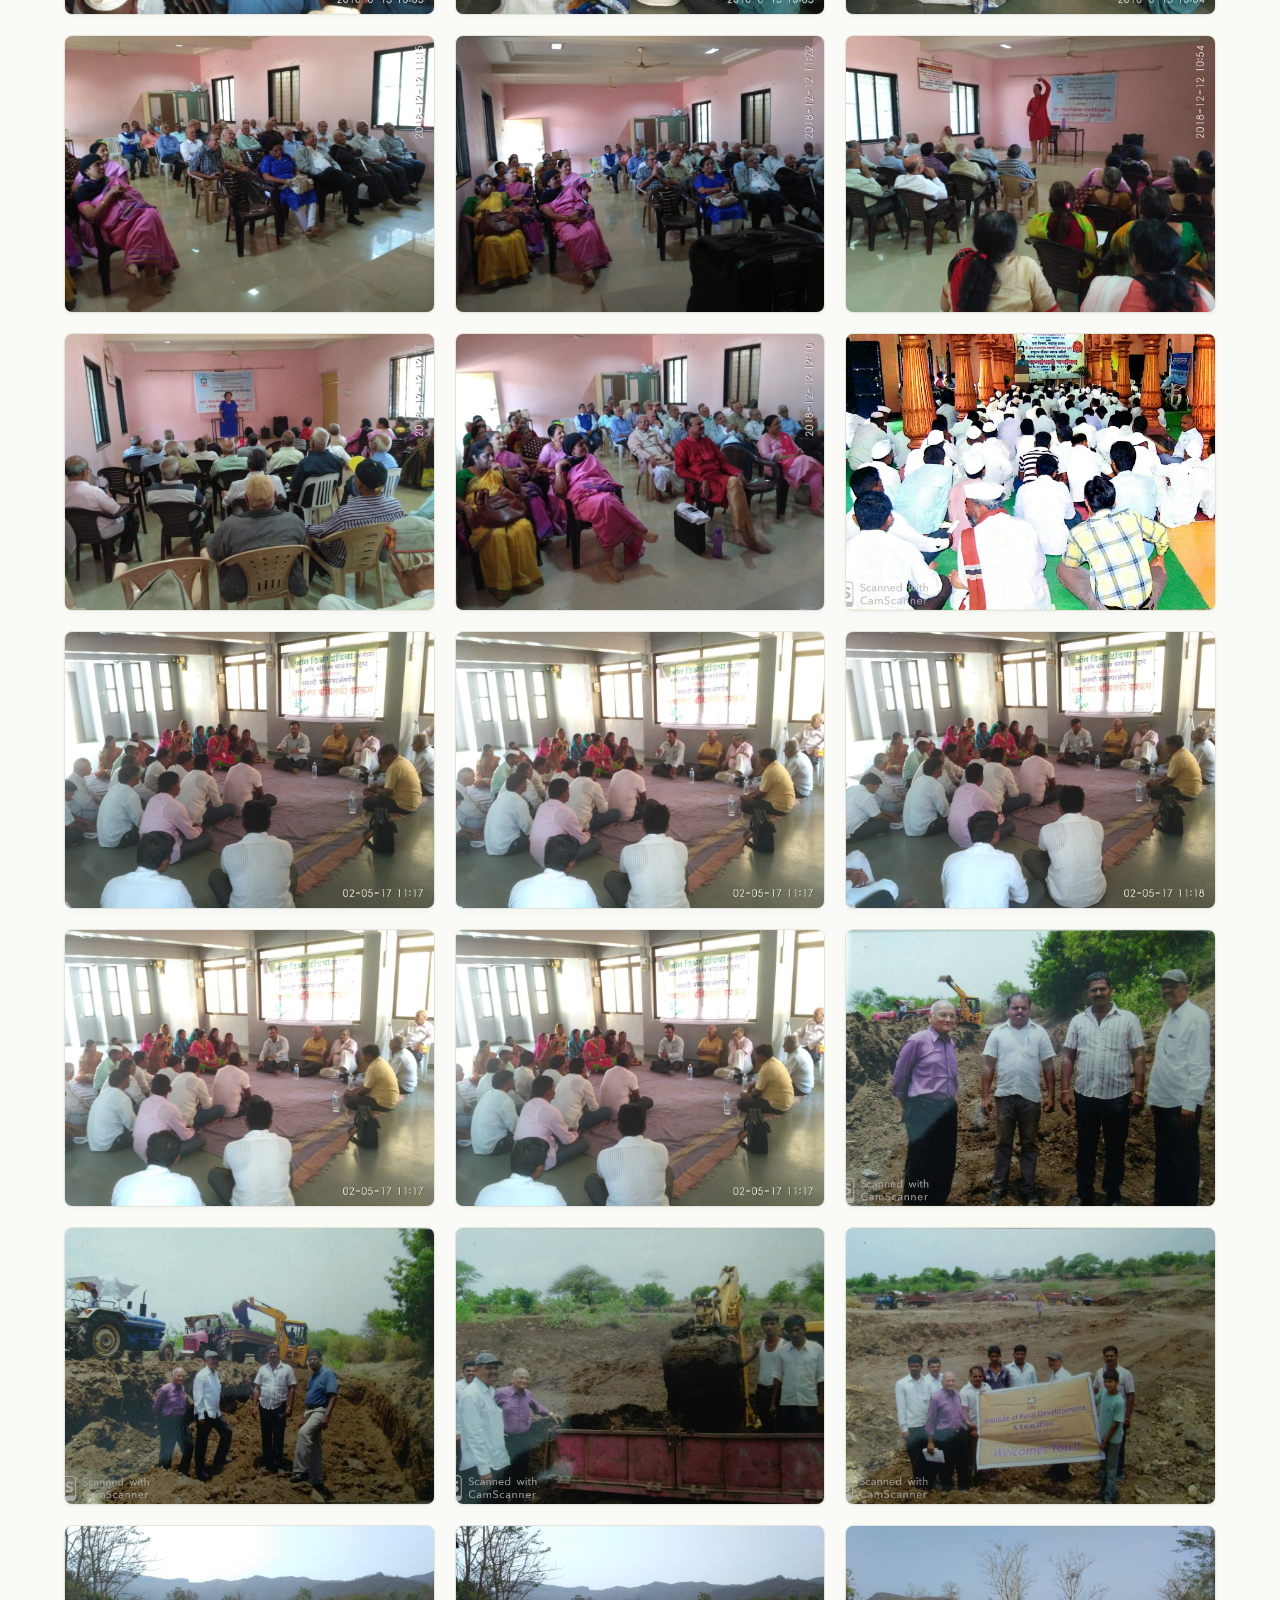
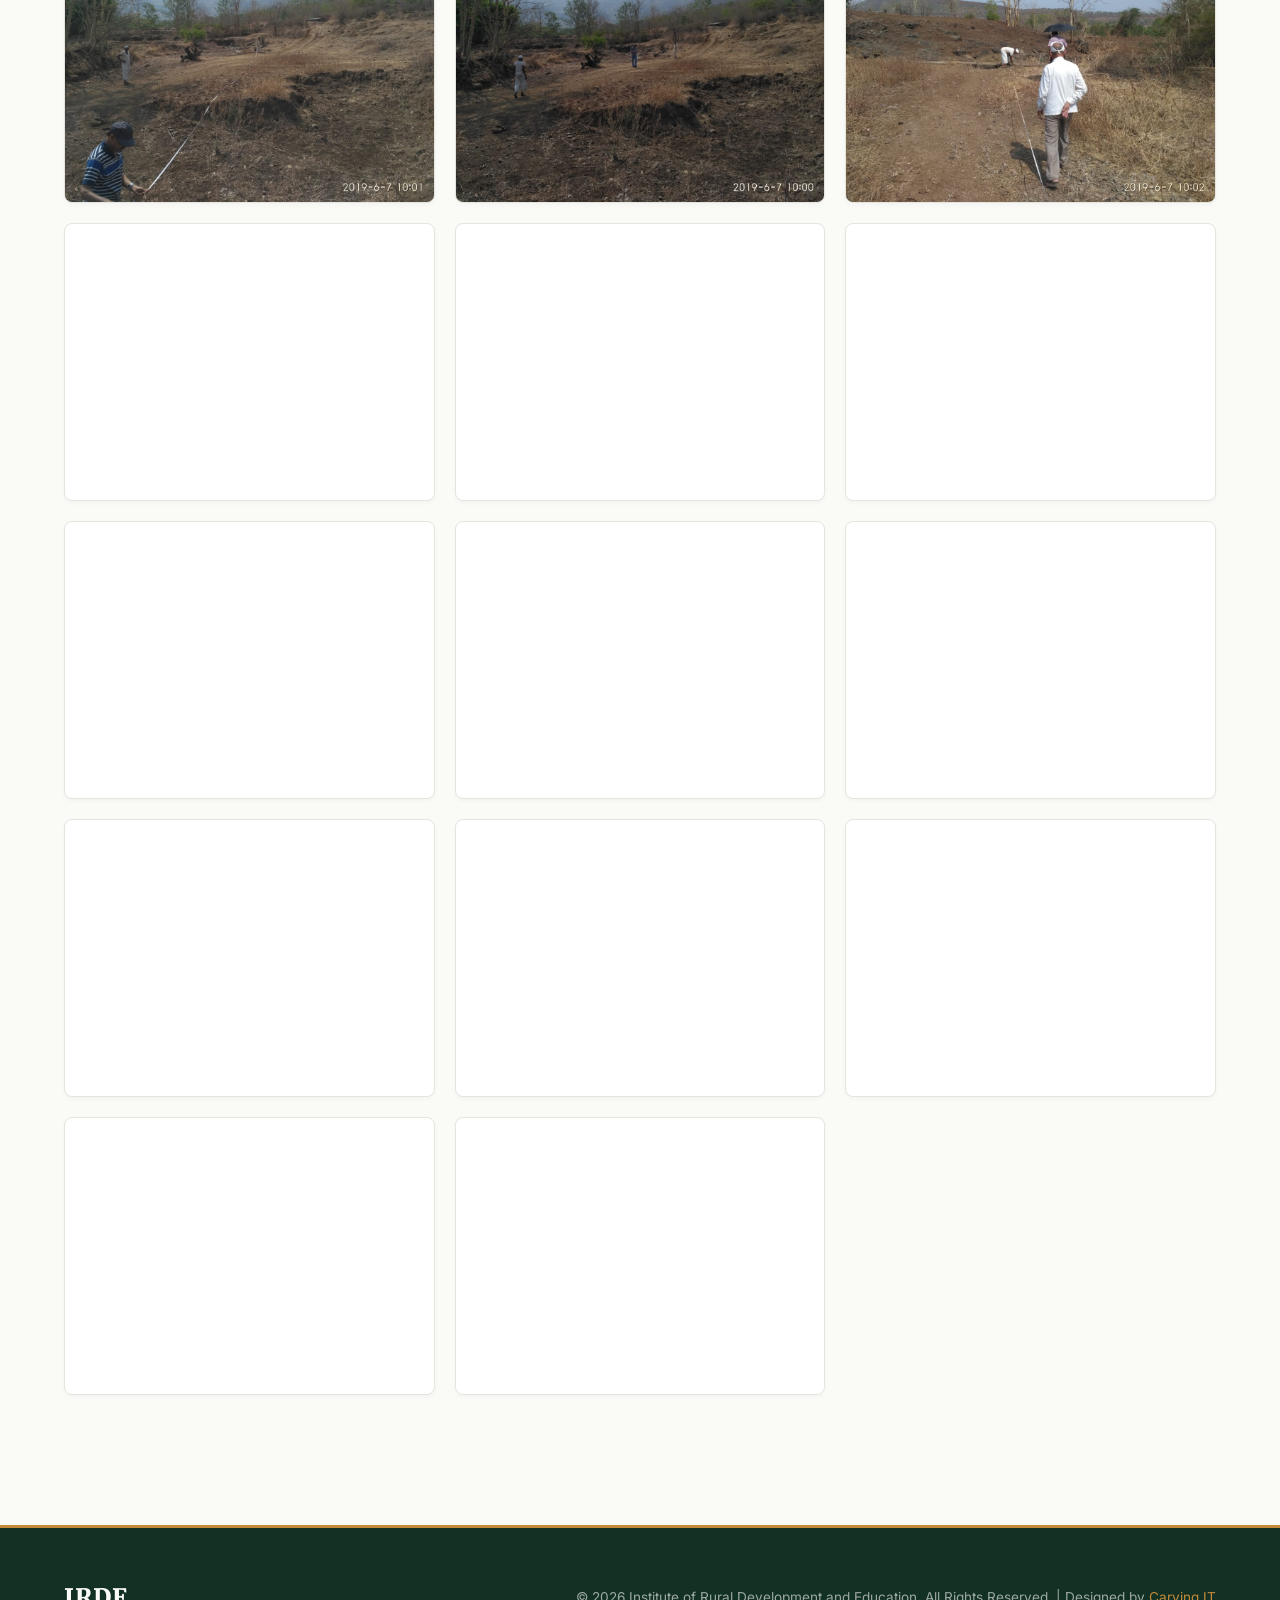
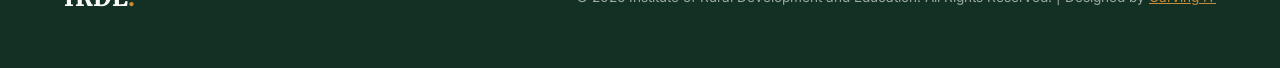
<file: gallery.html>
<!DOCTYPE html>
<html lang="en">

<head>
  <meta charset="UTF-8">
  <meta name="viewport" content="width=device-width, initial-scale=1.0">
  <meta name="description"
    content="Photo Gallery of Institute of Rural Development and Education (IRDE). View field demonstrations, agricultural trials, Super Cane nursery, Nano DAP plots, and SPPU lecture series.">
  <meta name="keywords"
    content="IRDE Gallery, Field Photos, Agricultural Demonstrations, Super Cane, Nano DAP, Soyabean, SPPU Vyakhyanmala, Senior Citizens, IRDE India">
  <meta name="author" content="IRDE">
  <title>Photo Gallery | Institute of Rural Development and Education (IRDE)</title>

  <!-- Google Fonts -->
  <link rel="preconnect" href="https://fonts.googleapis.com">
  <link rel="preconnect" href="https://fonts.gstatic.com" crossorigin>
  <link
    href="https://fonts.googleapis.com/css2?family=Merriweather:ital,wght@0,300;0,400;0,700;0,900;1,300;1,400&family=Inter:wght@300;400;500;600;700;800&display=swap"
    rel="stylesheet">

  <!-- Main Stylesheet -->
  <link rel="stylesheet" href="./assets/css/style.css">

  <!-- Fancybox 5 Lightbox CSS -->
  <link rel="stylesheet" href="https://cdn.jsdelivr.net/npm/@fancyapps/ui@5.0/dist/fancybox/fancybox.css" />

  <!-- Favicon -->
  <link rel="icon" href="./assets/images/irdelogoshort.png" type="image/png">

  <style>
    .gallery-hero {
      background-color: var(--color-bg-alt);
      padding: 60px 0 40px;
      border-bottom: 1px solid var(--color-border);
      text-align: center;
    }
    .gallery-controls-box {
      margin-bottom: 30px;
      display: flex;
      flex-direction: column;
      gap: 20px;
    }
    .gallery-search-bar {
      display: flex;
      align-items: center;
      gap: 12px;
      max-width: 500px;
      margin: 0 auto;
      width: 100%;
      background: var(--color-bg-card);
      border: 1px solid var(--color-border);
      padding: 8px 16px;
      border-radius: var(--radius-md);
      box-shadow: var(--shadow-sm);
    }
    .gallery-search-bar input {
      border: none;
      outline: none;
      width: 100%;
      background: transparent;
      font-size: 0.9rem;
      color: var(--color-text);
    }
    .gallery-search-bar svg {
      color: var(--color-text-muted);
      flex-shrink: 0;
    }
    .gallery-page-filter {
      display: flex;
      flex-wrap: wrap;
      justify-content: center;
      gap: 8px;
    }
    .photo-status-bar {
      display: flex;
      justify-content: space-between;
      align-items: center;
      margin-bottom: 20px;
      font-size: 0.85rem;
      color: var(--color-text-muted);
    }
  </style>
</head>

<body>

  <!-- Top Announcement Bar -->
  <div class="top-bar">
    <div class="container top-bar-container">
      <div class="top-bar-left">
        <span>🌱 Established 1980 • Registered Public Trust (Reg No. F2141 Pune)</span>
      </div>
      <div class="top-bar-right">
        <a href="./assets/docs/irdeindia_brochure.pdf" target="_blank" class="top-bar-link">Brochure PDF</a>
        <span class="separator">|</span>
        <a href="./assets/docs/irdeindia_annual_report_2024-25_4.pdf" target="_blank" class="top-bar-link">Annual Report 2024-25</a>
        <span class="separator">|</span>
        <a href="./assets/docs/soya_enhancer.pptx" target="_blank" class="top-bar-link">Soya Enhancer PPTX</a>
      </div>
    </div>
  </div>

  <!-- Sticky Main Header & Navbar -->
  <header class="main-header" id="navbar">
    <div class="container header-container">
      <a href="index.html#hero" class="logo-area">
        <img src="./assets/images/irdelogoshort.png" alt="IRDE Logo" class="logo-img">
        <div class="logo-text-group">
          <span class="logo-title">IRDE</span>
          <span class="logo-subtitle">Rural Development & Education</span>
        </div>
      </a>

      <nav class="nav-menu" id="navLinks">
        <ul class="nav-links">
          <li><a href="index.html#hero">Home</a></li>
          <li><a href="index.html#about">About</a></li>
          <li><a href="index.html#impact">Impact</a></li>
          <li><a href="index.html#timeline">Legacy</a></li>
          <li><a href="index.html#programs">Programs</a></li>
          <li><a href="drought-relief.html">Drought Plan</a></li>
          <li class="active"><a href="gallery.html">Gallery</a></li>
          <li><a href="index.html#donate">Donate</a></li>
          <li><a href="index.html#contact">Contact</a></li>
        </ul>
      </nav>

      <button class="menu-toggle" id="navToggle" aria-label="Toggle Navigation">
        <span class="bar"></span>
        <span class="bar"></span>
        <span class="bar"></span>
      </button>
    </div>
  </header>

  <!-- Gallery Header Hero -->
  <section class="gallery-hero">
    <div class="container">
      <span class="section-badge">Visual Archive</span>
      <h1 class="section-title" style="font-size: 2.2rem; margin-top: 8px;">IRDE Field & Activity Gallery</h1>
      <p class="section-subtitle" style="max-width: 720px; margin: 12px auto 0;">
        Explore high-resolution captures from our agricultural trial plots, Super Cane & Nano DAP demonstrations, SPPU Extra-Mural lectures, and rural welfare drives.
      </p>
    </div>
  </section>

  <!-- Gallery Grid Section -->
  <section class="section-padding">
    <div class="container">

      <!-- Gallery Search & Category Controls -->
      <div class="gallery-controls-box">
        <div class="gallery-search-bar">
          <svg width="18" height="18" fill="none" stroke="currentColor" stroke-width="2" viewBox="0 0 24 24">
            <circle cx="11" cy="11" r="8"></circle>
            <path d="M21 21l-4.35-4.35"></path>
          </svg>
          <input type="text" id="gallerySearch" placeholder="Search photos by keyword (e.g., Soyabean, Jayakar, Super Cane)...">
        </div>

        <div class="gallery-page-filter">
          <button class="filter-btn active" data-filter="all">All Photos</button>
          <button class="filter-btn" data-filter="recent">Recent Demos & Lectures (2024–2026)</button>
          <button class="filter-btn" data-filter="scientists">Scientists</button>
          <button class="filter-btn" data-filter="education">Education</button>
          <button class="filter-btn" data-filter="citizens">Senior Citizens</button>
          <button class="filter-btn" data-filter="villagers">Villagers</button>
          <button class="filter-btn" data-filter="villages">Villages</button>
        </div>
      </div>

      <div class="photo-status-bar">
        <span id="photoCountDisplay">Loading photos...</span>
        <a href="index.html#gallery" style="color: var(--color-primary); font-weight: 600; text-decoration: none;">&larr; Back to Main Site</a>
      </div>

      <!-- Photo Grid -->
      <div class="portfolio-grid" id="fullGalleryGrid">
        <!-- Dynamically populated by initFullGalleryPage in main.js -->
      </div>

    </div>
  </section>

  <!-- Footer -->
  <footer class="footer">
    <div class="container">
      <div class="footer-content">
        <div class="footer-logo">
          IRDE<span>.</span>
        </div>
        <div class="footer-copy">
          &copy; <span id="currentYear">2026</span> Institute of Rural Development and Education. All Rights Reserved. | Designed by <a href="https://carvingit.com" target="_blank" rel="noopener">Carving IT</a>
        </div>
      </div>
    </div>
  </footer>

  <!-- Fancybox 5 Lightbox Script -->
  <script src="https://cdn.jsdelivr.net/npm/@fancyapps/ui@5.0/dist/fancybox/fancybox.umd.js"></script>
  <!-- Main Interactivity Script -->
  <script src="./assets/js/main.js"></script>
  <script>
    document.getElementById('currentYear').textContent = new Date().getFullYear();
  </script>
</body>

</html>
</file>
<file: assets/css/style.css>
/* -------------------------------------------------------------
 * IRDE INDIA - PREMIUM DESIGN SYSTEM (VANILLA CSS)
 * Brand Positioning: Legacy NGO & Educational Institution
 * Colors: Forest Green (#1F4D3A), Warm Gold (#C58B39), Eggshell (#FAFAF7)
 * Typography: Headings (Merriweather), Body (Inter)
 * ------------------------------------------------------------- */

/* Custom Properties & Tokens */
:root {
  --color-primary: #1F4D3A;        /* Dark Forest Green */
  --color-primary-light: #2c5e48;  /* Muted Forest Green for hover */
  --color-primary-dark: #123024;   /* Deep Green for contrast */
  --color-primary-glow: rgba(31, 77, 58, 0.1);
  
  --color-secondary: #C58B39;      /* Warm Gold/Amber */
  --color-secondary-light: #d69b4c;/* Lighter Gold for hover */
  --color-secondary-dark: #a8732a; /* Deep Gold */
  --color-secondary-glow: rgba(197, 139, 57, 0.15);

  --color-bg: #FAFAF7;             /* Eggshell Background */
  --color-bg-card: #FFFFFF;        /* Pure White for cards */
  --color-bg-alt: #F3F3ED;         /* Darker Eggshell for alternating sections */
  --color-text: #1E1E1E;           /* Dark Charcoal */
  --color-text-muted: #555555;     /* Slate Gray for readability */
  --color-text-light: #FAFAF7;     /* Light Text on dark elements */
  
  --color-border: #E5E5DE;         /* Soft warm gray for borders */
  --color-border-hover: #C58B39;   /* Gold accent on hover */
  
  --font-heading: 'Merriweather', Georgia, serif;
  --font-body: 'Inter', system-ui, -apple-system, sans-serif;
  
  --shadow-sm: 0 2px 4px rgba(31, 77, 58, 0.03);
  --shadow-md: 0 10px 30px rgba(31, 77, 58, 0.05);
  --shadow-lg: 0 20px 45px rgba(31, 77, 58, 0.08);
  
  --radius-sm: 4px;
  --radius-md: 8px;
  --radius-lg: 12px;
  
  --transition-smooth: all 0.3s cubic-bezier(0.25, 1, 0.5, 1);
  --transition-fast: all 0.15s ease;
  
  --max-width: 1200px;
}

/* Base Reset & Globals */
*, *::before, *::after {
  box-sizing: border-box;
  margin: 0;
  padding: 0;
}

html {
  scroll-behavior: smooth;
  scroll-padding-top: 160px; /* Increased to match new header height */
  font-size: 16px;
  -webkit-font-smoothing: antialiased;
  -moz-osx-font-smoothing: grayscale;
}

body {
  font-family: var(--font-body);
  background-color: var(--color-bg);
  color: var(--color-text);
  line-height: 1.7;
  overflow-x: hidden;
}

img {
  max-width: 100%;
  height: auto;
  display: block;
}

a {
  color: inherit;
  text-decoration: none;
  transition: var(--transition-fast);
}

button, input, textarea, select {
  font-family: inherit;
  outline: none;
}

/* Scrollbar */
::-webkit-scrollbar {
  width: 8px;
  height: 8px;
}
::-webkit-scrollbar-track {
  background: var(--color-bg);
}
::-webkit-scrollbar-thumb {
  background: rgba(31, 77, 58, 0.2);
  border-radius: var(--radius-sm);
}
::-webkit-scrollbar-thumb:hover {
  background: var(--color-primary-light);
}

/* Layout Utilities */
.container {
  max-width: var(--max-width);
  margin: 0 auto;
  padding: 0 24px;
  width: 100%;
}

.section-padding {
  padding: 100px 0;
}

@media (max-width: 768px) {
  .section-padding {
    padding: 70px 0;
  }
}

.text-center { text-align: center; }
.text-left { text-align: left; }

/* Grid Helper */
.grid {
  display: grid;
  gap: 30px;
}
.grid-2 { grid-template-columns: repeat(2, 1fr); }
.grid-3 { grid-template-columns: repeat(3, 1fr); }
.grid-4 { grid-template-columns: repeat(4, 1fr); }

@media (max-width: 992px) {
  .grid-3 { grid-template-columns: repeat(2, 1fr); }
  .grid-4 { grid-template-columns: repeat(2, 1fr); }
}
@media (max-width: 768px) {
  .grid-2, .grid-3, .grid-4 { grid-template-columns: 1fr; }
}

/* Badge & Headings */
.section-badge {
  display: inline-block;
  padding: 4px 14px;
  background-color: var(--color-secondary-glow);
  color: var(--color-secondary-dark);
  font-family: var(--font-body);
  font-weight: 700;
  font-size: 0.75rem;
  letter-spacing: 1.5px;
  text-transform: uppercase;
  border-radius: 50px;
  margin-bottom: 16px;
  border: 1px solid rgba(197, 139, 57, 0.2);
}

.section-title {
  font-family: var(--font-heading);
  font-size: 2.5rem;
  color: var(--color-primary);
  margin-bottom: 18px;
  font-weight: 700;
  line-height: 1.25;
}

.section-subtitle {
  font-family: var(--font-body);
  font-size: 1.05rem;
  color: var(--color-text-muted);
  max-width: 650px;
  margin: 0 auto 50px;
  line-height: 1.6;
}

@media (max-width: 768px) {
  .section-title {
    font-size: 2rem;
  }
}

/* Premium Buttons (Editorial / Classic Style) */
.btn {
  display: inline-flex;
  align-items: center;
  justify-content: center;
  padding: 12px 28px;
  font-weight: 600;
  font-size: 0.9rem;
  letter-spacing: 0.5px;
  border-radius: var(--radius-sm);
  transition: var(--transition-smooth);
  cursor: pointer;
  gap: 8px;
  border: 1px solid transparent;
}

.btn-primary {
  background-color: var(--color-primary);
  color: var(--color-text-light);
}
.btn-primary:hover {
  background-color: var(--color-primary-light);
  transform: translateY(-1px);
  box-shadow: var(--shadow-md);
}

.btn-secondary {
  background-color: var(--color-secondary);
  color: var(--color-text-light);
}
.btn-secondary:hover {
  background-color: var(--color-secondary-light);
  transform: translateY(-1px);
  box-shadow: var(--shadow-md);
}

.btn-outline {
  border: 1px solid var(--color-primary);
  color: var(--color-primary);
  background: transparent;
}
.btn-outline:hover {
  background-color: var(--color-primary);
  color: var(--color-text-light);
}

.btn-outline-gold {
  border: 1px solid var(--color-secondary);
  color: var(--color-secondary-dark);
  background: transparent;
}
.btn-outline-gold:hover {
  background-color: var(--color-secondary);
  color: var(--color-text-light);
}

.btn-sm {
  padding: 8px 16px;
  font-size: 0.8rem;
}

/* -------------------------------------------------------------
 * TOP ANNOUNCEMENT BAR
 * ------------------------------------------------------------- */
.top-bar {
  background-color: var(--color-primary-dark);
  color: var(--color-text-light);
  font-size: 0.75rem;
  font-weight: 500;
  padding: 8px 0;
  border-bottom: 2px solid var(--color-secondary);
  position: relative;
  z-index: 1001;
}

.top-bar-container {
  display: flex;
  justify-content: space-between;
  align-items: center;
}

.top-bar-left {
  display: flex;
  align-items: center;
  gap: 6px;
}

.top-bar-right {
  display: flex;
  align-items: center;
  gap: 12px;
}

.top-bar-link {
  color: var(--color-secondary-light);
  font-weight: 600;
}
.top-bar-link:hover {
  text-decoration: underline;
}

.top-bar .separator {
  color: rgba(250, 250, 247, 0.3);
}

@media (max-width: 768px) {
  .top-bar-right {
    display: none;
  }
  .top-bar-container {
    justify-content: center;
  }
}

/* -------------------------------------------------------------
 * STICKY HEADER & NAVBAR
 * ------------------------------------------------------------- */
.header-container {
  display: flex;
  align-items: center;
  justify-content: space-between;
  height: 90px;
  max-width: 1280px;
  padding-top: 0;
  padding-bottom: 0;
}

.main-header {
  position: sticky;
  top: 0;
  background-color: rgba(250, 250, 247, 0.98);
  backdrop-filter: blur(10px);
  -webkit-backdrop-filter: blur(10px);
  border-bottom: 1px solid var(--color-border);
  z-index: 1000;
  transition: var(--transition-smooth);
}

.main-header.scrolled {
  box-shadow: var(--shadow-sm);
  background-color: var(--color-bg);
}

.logo-area {
  display: flex;
  align-items: center;
  gap: 14px;
  flex-shrink: 0;
}

.logo-img {
  height: 76px;
  width: auto;
  max-height: 100%;
  object-fit: contain;
  transition: var(--transition-smooth);
}

.logo-text-group {
  display: flex;
  flex-direction: column;
}

.logo-title {
  font-family: var(--font-heading);
  font-size: 1.85rem;
  font-weight: 900;
  color: var(--color-primary);
  line-height: 1;
  letter-spacing: 0.5px;
}

.logo-subtitle {
  font-size: 0.6rem;
  text-transform: uppercase;
  letter-spacing: 0.8px;
  color: var(--color-text-muted);
  font-weight: 600;
  margin-top: 3px;
  white-space: nowrap;
}

.nav-links {
  display: flex;
  align-items: center;
  gap: 20px;
  list-style: none;
}

.nav-links a {
  font-weight: 600;
  font-size: 0.82rem;
  text-transform: uppercase;
  letter-spacing: 0.5px;
  color: var(--color-text);
  padding: 6px 0;
  position: relative;
  white-space: nowrap;
}

.nav-links a::after {
  content: '';
  position: absolute;
  bottom: 0;
  left: 0;
  width: 0;
  height: 2px;
  background-color: var(--color-secondary);
  transition: var(--transition-fast);
}

.nav-links a:hover::after,
.nav-links .active a::after {
  width: 100%;
}

.nav-links a:hover {
  color: var(--color-primary);
}

/* Menu Toggle for Mobile */
.menu-toggle {
  display: none;
  background: none;
  border: none;
  cursor: pointer;
  flex-direction: column;
  justify-content: space-between;
  width: 24px;
  height: 18px;
  position: relative;
  z-index: 1010;
  padding: 10px; /* Expands touch target */
  margin: -10px; /* Offsets visual displacement */
  box-sizing: content-box;
}

.menu-toggle .bar {
  height: 2px;
  width: 100%;
  background-color: var(--color-primary);
  border-radius: 2px;
  transition: var(--transition-smooth);
}

@media (max-width: 1040px) {
  .menu-toggle {
    display: flex;
  }
  
  .nav-menu {
    position: absolute;
    top: 88px; /* Matches new mobile header height (88px) */
    left: 0;
    right: 0;
    background-color: var(--color-bg);
    border-bottom: 1px solid var(--color-border);
    padding: 24px;
    box-shadow: var(--shadow-md);
    transform: translateY(-10px);
    opacity: 0;
    pointer-events: none;
    transition: var(--transition-smooth);
  }
  
  .nav-menu.active {
    transform: translateY(0);
    opacity: 1;
    pointer-events: auto;
  }
  
  .nav-links {
    flex-direction: column;
    align-items: flex-start;
    gap: 16px;
  }
  
  .menu-toggle.open .bar:nth-child(1) {
    transform: translateY(8px) rotate(45deg);
  }
  
  .menu-toggle.open .bar:nth-child(2) {
    opacity: 0;
  }
  
  .menu-toggle.open .bar:nth-child(3) {
    transform: translateY(-8px) rotate(-45deg);
  }

  .header-container {
    height: 88px; /* Increased from 84px to 88px */
    padding: 0 16px;
  }

  .logo-img {
    height: 80px; /* Increased from 76px to 80px */
  }

  .logo-title {
    font-size: 1.6rem; /* Increased from 1.5rem to 1.6rem */
  }

  .logo-subtitle {
    font-size: 0.58rem; /* Small font size fits on mobile without wrapping */
    letter-spacing: 0.5px;
  }
}

@media (max-width: 480px) {
  .header-container {
    height: 72px;
    padding: 0 12px;
  }

  .logo-area {
    gap: 10px;
  }

  .logo-img {
    height: 64px;
  }

  .logo-title {
    font-size: 1.45rem; /* Large and readable brand name */
  }

  .logo-subtitle {
    display: none; /* Hide subtitle on tiny mobile to avoid any overflow and maximize space */
  }

  .nav-menu {
    top: 72px; /* Matches extra small mobile header height (72px) */
  }
}

/* -------------------------------------------------------------
 * HERO SECTION (Majestic Editorial & Impactful Typography)
 * ------------------------------------------------------------- */
.hero {
  position: relative;
  padding: 56px 0 60px;
  background: radial-gradient(circle at 15% 30%, rgba(31, 77, 58, 0.04) 0%, transparent 60%),
              radial-gradient(circle at 85% 70%, rgba(197, 139, 57, 0.05) 0%, transparent 50%),
              var(--color-bg);
  border-bottom: 1px solid var(--color-border);
  overflow: hidden;
}

.hero .container {
  max-width: 1240px;
}

.hero-grid {
  display: grid;
  grid-template-columns: 1.18fr 0.82fr;
  align-items: center;
  gap: 50px;
}

.hero-content {
  text-align: left;
}

/* Integrated Alert Pill */
.hero-alert-pill {
  display: inline-flex;
  align-items: center;
  gap: 9px;
  background: #FFF5F5;
  border: 1px solid #FFCDD2;
  border-radius: 50px;
  padding: 4px 14px 4px 6px;
  margin-bottom: 16px;
  text-decoration: none;
  box-shadow: 0 2px 6px rgba(211, 47, 47, 0.06);
  transition: var(--transition-fast);
}

.hero-alert-pill:hover {
  background: #FFEBEE;
  border-color: #EF5350;
  transform: translateY(-1px);
}

.hero-alert-pill .alert-tag {
  background: #D32F2F;
  color: #FFFFFF;
  font-size: 0.68rem;
  font-weight: 800;
  padding: 3px 9px;
  border-radius: 50px;
  letter-spacing: 0.4px;
}

.hero-alert-pill .alert-text {
  font-size: 0.83rem;
  font-weight: 600;
  color: #8B1E1E;
}

.hero-alert-pill .alert-arrow {
  color: #D32F2F;
  font-weight: 800;
  font-size: 0.9rem;
}

/* Pre-title with subtle dash */
.hero-pretitle {
  display: flex;
  align-items: center;
  gap: 8px;
  font-size: 0.74rem;
  letter-spacing: 1.8px;
  text-transform: uppercase;
  color: var(--color-secondary-dark);
  font-weight: 800;
  margin-bottom: 12px;
}

.hero-pretitle::before {
  content: '';
  width: 24px;
  height: 2px;
  background: var(--color-secondary);
  display: inline-block;
}

/* Hero Title with Classic Editorial Punch */
.hero-title {
  font-family: var(--font-heading);
  font-size: clamp(2.35rem, 3.2vw, 3.1rem);
  color: var(--color-primary-dark);
  line-height: 1.18;
  font-weight: 900;
  letter-spacing: -0.5px;
  margin-bottom: 18px;
}

.hero-title span {
  display: inline;
  color: var(--color-secondary-dark);
  font-style: italic;
  font-weight: 700;
  font-family: var(--font-heading);
  position: relative;
}

/* Refined, Readable Description */
.hero-desc {
  font-size: 1.05rem;
  line-height: 1.7;
  color: var(--color-text-muted);
  margin-bottom: 28px;
  max-width: 540px;
  font-weight: 400;
}

/* Action Buttons with Visual Hierarchy */
.hero-btns {
  display: flex;
  gap: 14px;
  align-items: center;
  flex-wrap: wrap;
}

.hero-btns .btn {
  padding: 12px 26px;
  font-size: 0.9rem;
  font-weight: 700;
  border-radius: var(--radius-sm);
  letter-spacing: 0.3px;
}

.hero-btns .btn-primary {
  box-shadow: 0 4px 14px rgba(183, 28, 28, 0.25);
}

.hero-btns .btn-primary:hover {
  box-shadow: 0 6px 20px rgba(183, 28, 28, 0.35);
}

.hero-btns .btn-outline {
  border-color: var(--color-primary);
  color: var(--color-primary);
  font-weight: 600;
}

.hero-btns .btn-outline:hover {
  background: var(--color-primary);
  color: #FFFFFF;
}

/* Hero Image with Editorial Framing & Subtle Badge */
.hero-image-wrapper {
  position: relative;
  display: flex;
  justify-content: center;
  align-items: center;
  width: 100%;
}

.hero-image-frame {
  position: relative;
  z-index: 2;
  border: 1px solid var(--color-border);
  padding: 10px;
  background-color: #FFFFFF;
  box-shadow: 0 20px 45px rgba(31, 77, 58, 0.1), 0 4px 12px rgba(0, 0, 0, 0.04);
  border-radius: var(--radius-md);
  width: 100%;
}

.hero-image-frame img {
  border-radius: var(--radius-sm);
  width: 100%;
  height: 330px;
  object-fit: cover;
  display: block;
  cursor: pointer;
  transition: transform var(--transition-smooth);
}

.hero-image-frame img:hover {
  transform: scale(1.015);
}

/* Classical Corner Accent Frame */
.hero-image-wrapper::before {
  content: '';
  position: absolute;
  top: 14px;
  right: -10px;
  width: 100%;
  height: 100%;
  border: 2px solid var(--color-secondary);
  border-radius: var(--radius-md);
  z-index: 1;
  pointer-events: none;
  opacity: 0.6;
}

@media (max-width: 992px) {
  .hero {
    padding: 40px 0;
  }
  .hero-grid {
    grid-template-columns: 1fr;
    gap: 36px;
  }
  .hero-content {
    text-align: center;
  }
  .hero-pretitle {
    justify-content: center;
  }
  .hero-pretitle::before {
    display: none;
  }
  .hero-desc {
    margin-left: auto;
    margin-right: auto;
  }
  .hero-btns {
    justify-content: center;
  }
  .hero-title {
    font-size: 2.2rem;
  }
  .hero-image-frame img {
    height: 280px;
  }
  .hero-image-wrapper::before {
    display: none;
  }
}

/* -------------------------------------------------------------
 * IMPACT STATISTICS
 * ------------------------------------------------------------- */
.stats-section {
  background-color: var(--color-primary);
  color: var(--color-text-light);
  padding: 60px 0;
  border-bottom: 4px solid var(--color-secondary);
}

.stats-grid {
  display: grid;
  grid-template-columns: repeat(4, 1fr);
  gap: 30px;
}

.stat-item {
  text-align: center;
  border-right: 1px solid rgba(250, 250, 247, 0.15);
}

.stat-item:last-child {
  border-right: none;
}

.stat-number {
  font-family: var(--font-heading);
  font-size: 3.5rem;
  font-weight: 900;
  color: var(--color-secondary);
  line-height: 1;
  margin-bottom: 8px;
}

.stat-label {
  font-family: var(--font-body);
  font-size: 0.85rem;
  text-transform: uppercase;
  letter-spacing: 1px;
  color: rgba(250, 250, 247, 0.8);
}

@media (max-width: 992px) {
  .stats-grid {
    grid-template-columns: repeat(2, 1fr);
  }
  .stat-item {
    border-right: none;
  }
  .stat-item:nth-child(odd) {
    border-right: 1px solid rgba(250, 250, 247, 0.15);
  }
}
@media (max-width: 576px) {
  .stats-grid {
    grid-template-columns: 1fr;
  }
  .stat-item {
    border-right: none !important;
    padding-bottom: 20px;
  }
  .stat-item:last-child {
    padding-bottom: 0;
  }
}

/* -------------------------------------------------------------
 * ABOUT SECTION
 * ------------------------------------------------------------- */
.about-section {
  background-color: var(--color-bg);
}

.about-intro-grid {
  display: grid;
  grid-template-columns: 1.15fr 0.85fr;
  gap: 50px;
  align-items: center;
}

.about-left-content p {
  color: var(--color-text-muted);
  margin-bottom: 20px;
  font-size: 0.98rem;
}

.founder-callout {
  border-left: 3px solid var(--color-secondary);
  padding-left: 20px;
  margin: 30px 0;
}

.founder-quote {
  font-family: var(--font-heading);
  font-style: italic;
  font-size: 1.15rem;
  color: var(--color-primary);
  margin-bottom: 8px;
  line-height: 1.5;
}

.founder-by {
  font-size: 0.8rem;
  font-weight: 700;
  text-transform: uppercase;
  letter-spacing: 1px;
  color: var(--color-text-muted);
}

.about-highlights {
  display: flex;
  flex-direction: column;
  gap: 20px;
}

.highlight-box {
  background-color: var(--color-bg-card);
  border: 1px solid var(--color-border);
  border-radius: var(--radius-md);
  padding: 24px;
  box-shadow: var(--shadow-sm);
  transition: var(--transition-smooth);
}

.highlight-box:hover {
  transform: translateY(-2px);
  box-shadow: var(--shadow-md);
  border-color: var(--color-secondary);
}

.highlight-box h4 {
  font-family: var(--font-heading);
  font-size: 1.15rem;
  color: var(--color-primary);
  margin-bottom: 8px;
}

.highlight-box p {
  font-size: 0.88rem;
  color: var(--color-text-muted);
  margin-bottom: 0;
}

@media (max-width: 992px) {
  .about-intro-grid {
    grid-template-columns: 1fr;
    gap: 40px;
  }
}

/* -------------------------------------------------------------
 * AREAS OF IMPACT
 * ------------------------------------------------------------- */
.impact-section {
  background-color: var(--color-bg-alt);
  border-top: 1px solid var(--color-border);
  border-bottom: 1px solid var(--color-border);
}

.impact-card {
  background-color: var(--color-bg-card);
  border: 1px solid var(--color-border);
  border-radius: var(--radius-md);
  padding: 36px;
  box-shadow: var(--shadow-sm);
  transition: var(--transition-smooth);
  display: flex;
  flex-direction: column;
  height: 100%;
}

.impact-card:hover {
  transform: translateY(-4px);
  box-shadow: var(--shadow-lg);
  border-color: var(--color-secondary);
}

.impact-icon-wrapper {
  width: 48px;
  height: 48px;
  border-radius: var(--radius-sm);
  background-color: var(--color-primary-glow);
  color: var(--color-primary);
  display: flex;
  align-items: center;
  justify-content: center;
  margin-bottom: 24px;
}

.impact-card:hover .impact-icon-wrapper {
  background-color: var(--color-primary);
  color: var(--color-text-light);
}

.impact-card h3 {
  font-family: var(--font-heading);
  font-size: 1.35rem;
  color: var(--color-primary);
  margin-bottom: 12px;
}

.impact-card p {
  color: var(--color-text-muted);
  font-size: 0.92rem;
  margin-bottom: 20px;
  flex-grow: 1;
}

.impact-link {
  font-weight: 700;
  font-size: 0.85rem;
  color: var(--color-secondary-dark);
  text-transform: uppercase;
  letter-spacing: 0.8px;
  display: inline-flex;
  align-items: center;
  gap: 4px;
}

.impact-card:hover .impact-link {
  color: var(--color-primary);
}

/* -------------------------------------------------------------
 * LEGACY TIMELINE
 * ------------------------------------------------------------- */
.timeline-section {
  background-color: var(--color-bg);
}

.timeline-container {
  position: relative;
  max-width: 800px;
  margin: 0 auto;
  padding: 40px 0;
}

.timeline-container::before {
  content: '';
  position: absolute;
  top: 0;
  bottom: 0;
  left: 31px;
  width: 2px;
  background-color: var(--color-border);
}

.timeline-item {
  position: relative;
  margin-bottom: 40px;
  padding-left: 80px;
}

.timeline-item:last-child {
  margin-bottom: 0;
}

.timeline-badge {
  position: absolute;
  left: 16px;
  top: 0;
  width: 32px;
  height: 32px;
  border-radius: 50%;
  background-color: var(--color-bg);
  border: 3px solid var(--color-secondary);
  z-index: 2;
  display: flex;
  align-items: center;
  justify-content: center;
  transition: var(--transition-fast);
}

.timeline-item:hover .timeline-badge {
  background-color: var(--color-secondary);
  transform: scale(1.1);
}

.timeline-content {
  background-color: var(--color-bg-card);
  border: 1px solid var(--color-border);
  border-radius: var(--radius-md);
  padding: 28px;
  box-shadow: var(--shadow-sm);
  transition: var(--transition-smooth);
}

.timeline-item:hover .timeline-content {
  box-shadow: var(--shadow-md);
  border-color: var(--color-secondary);
}

.timeline-year {
  font-family: var(--font-heading);
  font-weight: 900;
  font-size: 1.5rem;
  color: var(--color-secondary-dark);
  margin-bottom: 6px;
  line-height: 1;
}

.timeline-title {
  font-family: var(--font-heading);
  font-size: 1.15rem;
  color: var(--color-primary);
  margin-bottom: 10px;
  font-weight: 700;
}

.timeline-desc {
  font-size: 0.9rem;
  color: var(--color-text-muted);
  margin-bottom: 0;
}

/* -------------------------------------------------------------
 * PROGRAMS & ACTIVITIES SECTION
 * ------------------------------------------------------------- */
.programs-section {
  background-color: var(--color-bg-alt);
  border-top: 1px solid var(--color-border);
  border-bottom: 1px solid var(--color-border);
}

.programs-grid {
  display: grid;
  grid-template-columns: 1.1fr 0.9fr;
  gap: 50px;
}

@media (max-width: 992px) {
  .programs-grid {
    grid-template-columns: 1fr;
    gap: 40px;
  }
}

.programs-info-panel h3 {
  font-family: var(--font-heading);
  font-size: 1.85rem;
  color: var(--color-primary);
  margin-bottom: 16px;
  font-weight: 700;
}

.programs-info-panel p {
  color: var(--color-text-muted);
  font-size: 0.95rem;
  margin-bottom: 24px;
}

.lecture-block {
  margin-top: 24px;
}

.lecture-item {
  display: flex;
  gap: 16px;
  margin-bottom: 20px;
}

.lecture-icon-number {
  flex-shrink: 0;
  width: 36px;
  height: 36px;
  background-color: var(--color-primary-glow);
  color: var(--color-primary);
  border: 1px solid var(--color-border);
  border-radius: var(--radius-sm);
  font-family: var(--font-heading);
  font-weight: 700;
  font-size: 0.95rem;
  display: flex;
  align-items: center;
  justify-content: center;
}

.lecture-text h4 {
  font-family: var(--font-heading);
  font-size: 1.05rem;
  color: var(--color-primary);
  margin-bottom: 4px;
}

.lecture-text p {
  font-size: 0.88rem;
  color: var(--color-text-muted);
  margin-bottom: 0;
}

/* Tabs System for 26 Aims */
.aims-tabs-container {
  background-color: var(--color-bg-card);
  border: 1px solid var(--color-border);
  border-radius: var(--radius-md);
  padding: 30px;
  box-shadow: var(--shadow-sm);
}

.aims-tabs-container h3 {
  font-family: var(--font-heading);
  font-size: 1.35rem;
  color: var(--color-primary);
  margin-bottom: 20px;
  text-align: center;
}

.aims-categories {
  display: flex;
  flex-wrap: wrap;
  gap: 10px;
  margin-bottom: 24px;
  justify-content: center;
}

.aims-cat-btn {
  background-color: var(--color-bg);
  border: 1px solid var(--color-border);
  color: var(--color-text-muted);
  padding: 8px 14px;
  font-size: 0.8rem;
  font-weight: 700;
  letter-spacing: 0.5px;
  text-transform: uppercase;
  border-radius: var(--radius-sm);
  cursor: pointer;
  transition: var(--transition-fast);
}

.aims-cat-btn:hover {
  background-color: var(--color-primary-glow);
  color: var(--color-primary);
}

.aims-cat-btn.active {
  background-color: var(--color-primary);
  color: var(--color-text-light);
  border-color: var(--color-primary);
}

.aims-list {
  display: flex;
  flex-direction: column;
  gap: 14px;
  max-height: 350px;
  overflow-y: auto;
  padding-right: 8px;
}

.aim-item {
  display: flex;
  gap: 12px;
  align-items: flex-start;
  padding: 12px;
  background-color: var(--color-bg);
  border-radius: var(--radius-sm);
  border: 1px solid var(--color-border);
}

.aim-num {
  width: 24px;
  height: 24px;
  border-radius: 50%;
  background-color: var(--color-secondary);
  color: var(--color-text-light);
  font-family: var(--font-heading);
  font-weight: 700;
  font-size: 0.75rem;
  display: flex;
  align-items: center;
  justify-content: center;
  flex-shrink: 0;
}

.aim-text {
  font-size: 0.88rem;
  color: var(--color-text);
  line-height: 1.5;
}

/* Downloads Section */
.downloads-heading {
  margin-top: 60px;
  margin-bottom: 30px;
}

.downloads-grid {
  display: grid;
  grid-template-columns: repeat(4, 1fr);
  gap: 24px;
}

@media (max-width: 992px) {
  .downloads-grid {
    grid-template-columns: repeat(2, 1fr);
  }
}
@media (max-width: 576px) {
  .downloads-grid {
    grid-template-columns: 1fr;
  }
}

.resource-card {
  background: var(--color-bg-card);
  border: 1px solid var(--color-border);
  border-radius: var(--radius-md);
  padding: 24px;
  box-shadow: var(--shadow-sm);
  display: flex;
  flex-direction: column;
  justify-content: space-between;
  height: 100%;
  transition: var(--transition-smooth);
}

.resource-card:hover {
  transform: translateY(-3px);
  box-shadow: var(--shadow-md);
  border-color: var(--color-secondary);
}

.resource-icon-box {
  width: 40px;
  height: 40px;
  border-radius: var(--radius-sm);
  background-color: var(--color-secondary-glow);
  color: var(--color-secondary-dark);
  display: flex;
  align-items: center;
  justify-content: center;
  margin-bottom: 16px;
}

.resource-card h4 {
  font-family: var(--font-heading);
  font-size: 1.05rem;
  color: var(--color-primary);
  margin-bottom: 8px;
  font-weight: 700;
}

.resource-card p {
  font-size: 0.82rem;
  color: var(--color-text-muted);
  margin-bottom: 20px;
  line-height: 1.5;
  flex-grow: 1;
}

.resource-card .card-link {
  font-weight: 700;
  font-size: 0.8rem;
  color: var(--color-secondary-dark);
  text-transform: uppercase;
  letter-spacing: 0.5px;
  display: inline-flex;
  align-items: center;
  gap: 4px;
  margin-top: auto;
}

.resource-card:hover .card-link {
  color: var(--color-primary);
}

/* -------------------------------------------------------------
 * TEAM SECTION
 * ------------------------------------------------------------- */
.team-section {
  background-color: var(--color-bg);
}

.team-grid {
  display: grid;
  grid-template-columns: repeat(4, 1fr);
  gap: 30px;
  margin-bottom: 50px;
}

@media (max-width: 1200px) {
  .team-grid {
    grid-template-columns: repeat(3, 1fr);
  }
}
@media (max-width: 768px) {
  .team-grid {
    grid-template-columns: repeat(2, 1fr);
  }
}
@media (max-width: 576px) {
  .team-grid {
    grid-template-columns: repeat(2, 1fr);
    gap: 15px;
  }
  .team-info {
    padding: 12px;
  }
}

.team-card {
  background-color: var(--color-bg-card);
  border: 1px solid var(--color-border);
  border-radius: var(--radius-md);
  overflow: hidden;
  box-shadow: var(--shadow-sm);
  transition: var(--transition-smooth);
}

.team-card:hover {
  transform: translateY(-2px);
  box-shadow: var(--shadow-md);
  border-color: var(--color-secondary);
}

.team-img-wrapper {
  position: relative;
  overflow: hidden;
  background-color: #ECECE7;
  aspect-ratio: 1 / 1;
  display: flex;
  align-items: center;
  justify-content: center;
  padding: 10px;
}

.team-img-wrapper img {
  width: 100%;
  height: 100%;
  object-fit: cover;
  border-radius: var(--radius-sm);
  transition: var(--transition-smooth);
}

.team-card:hover .team-img-wrapper img {
  transform: scale(1.02);
}

.team-bio-btn {
  position: absolute;
  bottom: 12px;
  right: 12px;
  width: 32px;
  height: 32px;
  border-radius: 50%;
  background-color: var(--color-bg-card);
  border: 1px solid var(--color-border);
  color: var(--color-primary);
  display: flex;
  align-items: center;
  justify-content: center;
  box-shadow: var(--shadow-sm);
  transition: var(--transition-fast);
}

.team-bio-btn:hover {
  background-color: var(--color-secondary);
  color: var(--color-text-light);
  border-color: var(--color-secondary);
}

.team-info {
  padding: 20px;
  text-align: left;
}

.team-role {
  display: inline-block;
  font-size: 0.65rem;
  letter-spacing: 1px;
  text-transform: uppercase;
  color: var(--color-secondary-dark);
  font-weight: 700;
  margin-bottom: 6px;
}

.team-name {
  font-family: var(--font-heading);
  font-size: 1.05rem;
  color: var(--color-primary);
  margin-bottom: 6px;
  font-weight: 700;
  line-height: 1.3;
}

.team-qual {
  font-size: 0.75rem;
  color: var(--color-text-muted);
  margin-bottom: 8px;
  font-weight: 500;
}

.team-prev {
  font-size: 0.75rem;
  color: var(--color-text-muted);
  line-height: 1.4;
  border-top: 1px dashed var(--color-border);
  padding-top: 8px;
  margin-top: 8px;
}

/* Full Assembly Callout */
.team-cta {
  background-color: var(--color-primary-glow);
  border: 1px dashed var(--color-primary);
  border-radius: var(--radius-md);
  padding: 24px;
  display: flex;
  justify-content: space-between;
  align-items: center;
  gap: 20px;
}

.team-cta-text h4 {
  font-family: var(--font-heading);
  font-size: 1.15rem;
  color: var(--color-primary);
  margin-bottom: 4px;
}

.team-cta-text p {
  font-size: 0.88rem;
  color: var(--color-text-muted);
  margin-bottom: 0;
}

@media (max-width: 768px) {
  .team-cta {
    flex-direction: column;
    text-align: center;
  }
}

/* -------------------------------------------------------------
 * GALLERY & ACTIVITIES SECTION
 * ------------------------------------------------------------- */
.gallery-section {
  background-color: var(--color-bg-alt);
  border-top: 1px solid var(--color-border);
  border-bottom: 1px solid var(--color-border);
}

.gallery-layout {
  display: grid;
  grid-template-columns: 360px 1fr;
  gap: 40px;
}

@media (max-width: 992px) {
  .gallery-layout {
    grid-template-columns: 1fr;
  }
}

.facebook-widget {
  background-color: var(--color-bg-card);
  border: 1px solid var(--color-border);
  border-radius: var(--radius-md);
  padding: 0;
  box-shadow: var(--shadow-sm);
  position: relative;
  width: 100%;
  overflow: hidden;
}

.facebook-widget iframe {
  border: none;
  position: absolute;
  top: 0;
  left: 0;
}

.portfolio-wrapper {
  display: flex;
  flex-direction: column;
}

.portfolio-filter {
  display: flex;
  flex-wrap: wrap;
  gap: 8px;
  margin-bottom: 30px;
}

.filter-btn {
  background-color: var(--color-bg-card);
  border: 1px solid var(--color-border);
  color: var(--color-text-muted);
  padding: 8px 16px;
  font-size: 0.8rem;
  font-weight: 600;
  border-radius: var(--radius-sm);
  cursor: pointer;
  transition: var(--transition-fast);
}

.filter-btn:hover {
  background-color: var(--color-primary-glow);
  color: var(--color-primary);
  border-color: var(--color-primary);
}

.filter-btn.active {
  background-color: var(--color-primary);
  color: var(--color-text-light);
  border-color: var(--color-primary);
}

.portfolio-grid {
  display: grid;
  grid-template-columns: repeat(3, 1fr);
  gap: 20px;
  margin-bottom: 30px;
}

@media (max-width: 1200px) {
  .portfolio-grid {
    grid-template-columns: repeat(2, 1fr);
  }
}
@media (max-width: 576px) {
  .portfolio-grid {
    grid-template-columns: repeat(2, 1fr);
    gap: 10px;
  }
}

.portfolio-item {
  position: relative;
  background-color: var(--color-bg-card);
  border: 1px solid var(--color-border);
  border-radius: var(--radius-md);
  overflow: hidden;
  box-shadow: var(--shadow-sm);
  aspect-ratio: 4 / 3;
  cursor: pointer;
  transition: var(--transition-smooth);
}

.portfolio-item img {
  width: 100%;
  height: 100%;
  object-fit: cover;
  transition: var(--transition-smooth);
}

.portfolio-overlay {
  position: absolute;
  inset: 0;
  background-color: rgba(31, 77, 58, 0.9);
  display: flex;
  flex-direction: column;
  justify-content: flex-end;
  padding: 20px;
  opacity: 0;
  transition: var(--transition-smooth);
}

.portfolio-item:hover .portfolio-overlay {
  opacity: 1;
}

.portfolio-item:hover img {
  transform: scale(1.05);
}

.portfolio-info h5 {
  font-family: var(--font-heading);
  font-size: 1rem;
  color: var(--color-text-light);
  margin-bottom: 4px;
}

.portfolio-info span {
  font-size: 0.75rem;
  color: var(--color-secondary-light);
  font-weight: 500;
  text-transform: uppercase;
  letter-spacing: 0.5px;
}

.report-download-box {
  background-color: var(--color-bg-card);
  border: 1px solid var(--color-border);
  border-radius: var(--radius-md);
  padding: 24px;
  box-shadow: var(--shadow-sm);
  display: flex;
  justify-content: space-between;
  align-items: center;
  gap: 20px;
  margin-top: 10px;
}

.report-download-box h4 {
  font-family: var(--font-heading);
  font-size: 1.1rem;
  color: var(--color-primary);
  margin-bottom: 4px;
}

.report-download-box p {
  font-size: 0.8rem;
  color: var(--color-text-muted);
}

@media (max-width: 768px) {
  .report-download-box {
    flex-direction: column;
    text-align: center;
  }
}

/* -------------------------------------------------------------
 * AFFILIATIONS & RECOGNITION
 * ------------------------------------------------------------- */
.affiliations-section {
  background-color: var(--color-bg);
}

.affiliations-grid {
  display: grid;
  grid-template-columns: repeat(3, 1fr);
  gap: 30px;
}

@media (max-width: 992px) {
  .affiliations-grid {
    grid-template-columns: 1fr;
  }
}

.affiliation-card {
  background-color: var(--color-bg-card);
  border: 1px solid var(--color-border);
  border-radius: var(--radius-md);
  padding: 30px;
  box-shadow: var(--shadow-sm);
  text-align: center;
}

.affiliation-logo {
  height: 60px;
  width: auto;
  margin: 0 auto 20px;
  filter: grayscale(1);
  opacity: 0.8;
  transition: var(--transition-fast);
}

.affiliation-card:hover .affiliation-logo {
  filter: grayscale(0);
  opacity: 1;
}

.affiliation-card h4 {
  font-family: var(--font-heading);
  font-size: 1.15rem;
  color: var(--color-primary);
  margin-bottom: 8px;
}

.affiliation-card p {
  font-size: 0.85rem;
  color: var(--color-text-muted);
  margin-bottom: 0;
  line-height: 1.5;
}

/* -------------------------------------------------------------
 * DONATION SECTION & MODAL
 * ------------------------------------------------------------- */
.donate-cta-section {
  background-color: var(--color-primary-glow);
  border-top: 1px solid var(--color-border);
  border-bottom: 1px solid var(--color-border);
}

.donate-cta-card {
  background-color: var(--color-bg-card);
  border: 1px solid var(--color-border);
  border-radius: var(--radius-lg);
  padding: 40px;
  display: flex;
  justify-content: space-between;
  align-items: center;
  gap: 30px;
  box-shadow: var(--shadow-sm);
  transition: var(--transition-smooth);
}

.donate-cta-card:hover {
  transform: translateY(-2px);
  box-shadow: var(--shadow-md);
  border-color: var(--color-secondary);
}

.donate-cta-content {
  flex: 1;
}

.donate-cta-content h2.section-title {
  margin-bottom: 10px;
  text-align: left;
  font-size: 1.8rem;
}

.donate-cta-content .section-subtitle {
  margin-bottom: 0;
  text-align: left;
  max-width: 100%;
}

.donate-cta-action {
  flex-shrink: 0;
}

.donate-cta-action .btn {
  display: inline-flex;
  align-items: center;
  gap: 8px;
  font-weight: 700;
  padding: 14px 28px;
}

@media (max-width: 768px) {
  .donate-cta-card {
    flex-direction: column;
    text-align: center;
    padding: 30px 24px;
  }
  .donate-cta-content h2.section-title,
  .donate-cta-content .section-subtitle {
    text-align: center;
  }
  .donate-cta-action {
    width: 100%;
  }
  .donate-cta-action .btn {
    width: 100%;
    justify-content: center;
  }
}

/* Donation Modal structure */
.donation-modal {
  position: fixed;
  inset: 0;
  background-color: rgba(30, 30, 30, 0.8);
  display: flex;
  align-items: center;
  justify-content: center;
  z-index: 1200;
  opacity: 0;
  pointer-events: none;
  transition: var(--transition-smooth);
  padding: 20px;
}

.donation-modal.active {
  opacity: 1;
  pointer-events: auto;
}

.donation-modal-content {
  background-color: var(--color-bg);
  border-radius: var(--radius-lg);
  max-width: 860px;
  width: 100%;
  max-height: 95vh;
  overflow-y: auto;
  position: relative;
  box-shadow: var(--shadow-lg);
  transform: translateY(20px);
  opacity: 0;
  transition: var(--transition-smooth);
}

.donation-modal.active .donation-modal-content {
  transform: translateY(0);
  opacity: 1;
}

.donation-modal-close {
  position: absolute;
  top: 15px;
  right: 15px;
  background: var(--color-bg-card);
  border: 1px solid var(--color-border);
  color: var(--color-text);
  font-size: 1.8rem;
  line-height: 1;
  width: 36px;
  height: 36px;
  border-radius: 50%;
  cursor: pointer;
  display: flex;
  align-items: center;
  justify-content: center;
  z-index: 10;
  transition: var(--transition-fast);
}

.donation-modal-close:hover {
  background-color: var(--color-secondary);
  color: var(--color-text-light);
  border-color: var(--color-secondary);
}

.donation-modal-body {
  padding: 24px 30px;
}

@media (max-width: 576px) {
  .donation-modal-body {
    padding: 20px 15px;
  }
}

/* Grid & Cards within Modal */
.donate-grid {
  display: grid;
  grid-template-columns: 1.15fr 0.85fr;
  gap: 24px;
  align-items: stretch;
}

@media (max-width: 768px) {
  .donate-grid {
    display: flex;
    flex-direction: column-reverse;
    gap: 20px;
  }
}

.donate-info-card {
  background-color: var(--color-bg-card);
  border: 1px solid var(--color-border);
  border-radius: var(--radius-md);
  padding: 20px 24px;
  box-shadow: var(--shadow-sm);
  display: flex;
  flex-direction: column;
  justify-content: space-between;
}

.donate-card-header {
  display: flex;
  align-items: center;
  gap: 10px;
  margin-bottom: 10px;
}

.donate-header-icon {
  color: var(--color-secondary);
}

.donate-card-header h3 {
  font-family: var(--font-heading);
  font-size: 1.2rem;
  color: var(--color-primary);
  font-weight: 700;
}

.donate-card-desc {
  color: var(--color-text-muted);
  font-size: 0.85rem;
  margin-bottom: 15px;
  line-height: 1.4;
}

.donate-details-table {
  width: 100%;
  border-collapse: collapse;
  margin-bottom: 15px;
}

.donate-details-table th,
.donate-details-table td {
  padding: 8px 0;
  border-bottom: 1px solid var(--color-border);
  font-size: 0.85rem;
  text-align: left;
}

.donate-details-table th {
  color: var(--color-text-muted);
  font-weight: 700;
  width: 32%;
  vertical-align: top;
}

.donate-details-table td {
  color: var(--color-text);
  font-weight: 500;
}

.vpa-copy-wrapper {
  display: flex;
  align-items: center;
  gap: 8px;
  flex-wrap: wrap;
}

.vpa-id {
  font-family: monospace;
  background-color: var(--color-bg-alt);
  padding: 3px 6px;
  border-radius: var(--radius-sm);
  font-weight: 600;
  color: var(--color-primary);
  border: 1px solid var(--color-border);
  font-size: 0.85rem;
}

.vpa-copy-btn {
  display: inline-flex;
  align-items: center;
  gap: 4px;
  background: none;
  border: 1px solid var(--color-border);
  color: var(--color-text-muted);
  padding: 3px 6px;
  border-radius: var(--radius-sm);
  cursor: pointer;
  font-size: 0.7rem;
  font-weight: 600;
  transition: var(--transition-fast);
}

.vpa-copy-btn:hover {
  background-color: var(--color-primary-glow);
  color: var(--color-primary);
  border-color: var(--color-primary);
}

.tax-badge {
  display: inline-block;
  background-color: rgba(31, 77, 58, 0.08);
  color: var(--color-primary);
  font-weight: 700;
  font-size: 0.65rem;
  padding: 2px 6px;
  border-radius: var(--radius-sm);
  text-transform: uppercase;
  margin-bottom: 2px;
}

.tax-note {
  display: block;
  font-size: 0.7rem;
  color: var(--color-text-muted);
  font-weight: normal;
}

.donate-actions {
  margin-top: 5px;
}

.donate-qr-card {
  background-color: var(--color-bg-card);
  border: 1px solid var(--color-border);
  border-radius: var(--radius-md);
  padding: 20px 24px;
  box-shadow: var(--shadow-sm);
  text-align: center;
  display: flex;
  flex-direction: column;
  align-items: center;
  justify-content: center;
}

.qr-container {
  background: #FFF;
  border: 1px solid var(--color-border);
  border-radius: var(--radius-md);
  padding: 10px;
  display: inline-block;
  margin-bottom: 12px;
  box-shadow: var(--shadow-sm);
}

.qr-code-img {
  max-width: 165px;
  height: auto;
  display: block;
  margin: 0 auto 8px;
}

.qr-brand-row {
  display: flex;
  justify-content: center;
  gap: 4px;
}

.qr-brand-badge {
  font-size: 0.58rem;
  font-weight: 700;
  padding: 1px 4px;
  border-radius: 2px;
  border: 1px solid #ddd;
}

.qr-brand-badge.gpay { color: #4285F4; background-color: #f1f3f4; }
.qr-brand-badge.phonepe { color: #5f259f; background-color: #f5effc; }
.qr-brand-badge.paytm { color: #00b9f5; background-color: #eaf9fe; }
.qr-brand-badge.bhim { color: #e47911; background-color: #fdf5ea; }

.qr-info h4 {
  font-family: var(--font-heading);
  font-size: 1rem;
  color: var(--color-primary);
  margin-bottom: 4px;
  font-weight: 700;
}

.qr-info p {
  font-size: 0.78rem;
  color: var(--color-text-muted);
  margin-bottom: 12px;
  line-height: 1.35;
  max-width: 200px;
}

.upi-pay-btn {
  display: none;
  align-items: center;
  justify-content: center;
  gap: 6px;
  width: 100%;
  font-size: 0.85rem;
}

@media (max-width: 768px) {
  .upi-pay-btn {
    display: inline-flex;
  }
}

/* -------------------------------------------------------------
 * CONTACT SECTION
 * ------------------------------------------------------------- */
.contact-section {
  background-color: var(--color-bg-alt);
  border-top: 1px solid var(--color-border);
}

.contact-grid {
  display: grid;
  grid-template-columns: 0.9fr 1.1fr;
  gap: 50px;
}

@media (max-width: 992px) {
  .contact-grid {
    grid-template-columns: 1fr;
    gap: 40px;
  }
}

.contact-info-panel h3 {
  font-family: var(--font-heading);
  font-size: 1.85rem;
  color: var(--color-primary);
  margin-bottom: 12px;
}

.contact-info-panel p {
  color: var(--color-text-muted);
  font-size: 0.95rem;
  margin-bottom: 30px;
}

.info-item {
  display: flex;
  gap: 16px;
  margin-bottom: 24px;
}

.info-icon {
  width: 40px;
  height: 40px;
  border-radius: var(--radius-sm);
  background-color: var(--color-primary-glow);
  color: var(--color-primary);
  display: flex;
  align-items: center;
  justify-content: center;
  flex-shrink: 0;
}

.info-details h4 {
  font-family: var(--font-heading);
  font-size: 1rem;
  color: var(--color-primary);
  margin-bottom: 4px;
  font-weight: 700;
}

.info-details p {
  font-size: 0.88rem;
  color: var(--color-text-muted);
  margin-bottom: 0;
  line-height: 1.5;
}

.social-links {
  display: flex;
  gap: 12px;
  margin-top: 30px;
}

.social-icon-btn {
  width: 36px;
  height: 36px;
  border-radius: 50%;
  border: 1px solid var(--color-border);
  background-color: var(--color-bg-card);
  color: var(--color-primary);
  display: flex;
  align-items: center;
  justify-content: center;
  transition: var(--transition-fast);
}

.social-icon-btn:hover {
  background-color: var(--color-primary);
  color: var(--color-text-light);
  border-color: var(--color-primary);
}

.contact-form-card {
  background-color: var(--color-bg-card);
  border: 1px solid var(--color-border);
  border-radius: var(--radius-md);
  padding: 40px;
  box-shadow: var(--shadow-sm);
}

.contact-form-card h3 {
  font-family: var(--font-heading);
  font-size: 1.35rem;
  color: var(--color-primary);
  margin-bottom: 24px;
}

.form-group {
  margin-bottom: 20px;
}

.form-group label {
  display: block;
  font-size: 0.78rem;
  text-transform: uppercase;
  letter-spacing: 0.5px;
  font-weight: 700;
  color: var(--color-text-muted);
  margin-bottom: 6px;
}

.form-control {
  width: 100%;
  padding: 12px 16px;
  font-size: 0.9rem;
  border: 1px solid var(--color-border);
  border-radius: var(--radius-sm);
  background-color: var(--color-bg);
  transition: var(--transition-fast);
  color: var(--color-text);
}

.form-control:focus {
  border-color: var(--color-secondary);
  background-color: var(--color-bg-card);
  box-shadow: 0 0 0 3px var(--color-secondary-glow);
}

textarea.form-control {
  resize: vertical;
  min-height: 120px;
}

/* -------------------------------------------------------------
 * FOOTER
 * ------------------------------------------------------------- */
.footer {
  background-color: var(--color-primary-dark);
  color: var(--color-text-light);
  padding: 50px 0;
  font-size: 0.85rem;
  border-top: 3px solid var(--color-secondary);
}

.footer-content {
  display: flex;
  justify-content: space-between;
  align-items: center;
  flex-wrap: wrap;
  gap: 20px;
}

.footer-logo {
  font-family: var(--font-heading);
  font-size: 1.5rem;
  font-weight: 900;
  color: var(--color-text-light);
  letter-spacing: 0.5px;
}

.footer-logo span {
  color: var(--color-secondary);
}

.footer-copy {
  color: rgba(250, 250, 247, 0.6);
}

.footer-copy a {
  color: var(--color-secondary);
  text-decoration: underline;
}

.footer-copy a:hover {
  color: var(--color-text-light);
}

/* -------------------------------------------------------------
 * LIGHTBOX / MODAL SYSTEM
 * ------------------------------------------------------------- */
.modal {
  position: fixed;
  inset: 0;
  background-color: rgba(12, 18, 15, 0.96);
  backdrop-filter: blur(12px);
  -webkit-backdrop-filter: blur(12px);
  display: flex;
  flex-direction: column;
  align-items: center;
  justify-content: center;
  z-index: 1200;
  opacity: 0;
  pointer-events: none;
  transition: opacity 0.3s ease-in-out;
  padding: 20px;
}

.modal.active {
  opacity: 1;
  pointer-events: auto;
}

.modal-header-bar {
  position: absolute;
  top: 0;
  left: 0;
  right: 0;
  padding: 16px 24px;
  display: flex;
  justify-content: space-between;
  align-items: center;
  z-index: 1210;
  background: linear-gradient(to bottom, rgba(0,0,0,0.8), rgba(0,0,0,0));
}

.modal-counter {
  background: rgba(255, 255, 255, 0.12);
  color: var(--color-text-light);
  padding: 6px 14px;
  border-radius: var(--radius-full);
  font-size: 0.85rem;
  font-weight: 600;
  letter-spacing: 0.5px;
  border: 1px solid rgba(255, 255, 255, 0.2);
}

.modal-actions {
  display: flex;
  align-items: center;
  gap: 12px;
}

.modal-action-btn {
  background: rgba(255, 255, 255, 0.12);
  border: 1px solid rgba(255, 255, 255, 0.2);
  color: #ffffff;
  width: 42px;
  height: 42px;
  border-radius: 50%;
  display: flex;
  align-items: center;
  justify-content: center;
  cursor: pointer;
  transition: var(--transition-fast);
}

.modal-action-btn:hover {
  background: var(--color-primary);
  border-color: var(--color-primary);
  transform: scale(1.08);
}

.modal-content-container {
  position: relative;
  max-width: 92vw;
  max-height: 82vh;
  display: flex;
  flex-direction: column;
  align-items: center;
  justify-content: center;
  margin: auto;
}

.modal-img-wrapper {
  position: relative;
  display: flex;
  align-items: center;
  justify-content: center;
  max-height: 72vh;
}

.modal-img {
  max-width: 100%;
  max-height: 72vh;
  object-fit: contain;
  border-radius: var(--radius-md);
  box-shadow: 0 20px 40px rgba(0, 0, 0, 0.6);
  border: 1px solid rgba(255, 255, 255, 0.15);
  transition: transform 0.25s ease, opacity 0.25s ease;
}

.modal-nav-btn {
  position: absolute;
  top: 50%;
  transform: translateY(-50%);
  background: rgba(255, 255, 255, 0.12);
  border: 1px solid rgba(255, 255, 255, 0.25);
  color: #ffffff;
  width: 52px;
  height: 52px;
  border-radius: 50%;
  display: flex;
  align-items: center;
  justify-content: center;
  cursor: pointer;
  z-index: 1205;
  transition: var(--transition-fast);
  backdrop-filter: blur(8px);
}

.modal-nav-btn:hover {
  background: var(--color-primary);
  border-color: var(--color-primary);
  transform: translateY(-50%) scale(1.1);
  box-shadow: 0 0 15px rgba(212, 160, 23, 0.4);
}

.modal-nav-prev {
  left: 24px;
}

.modal-nav-next {
  right: 24px;
}

.modal-caption-box {
  margin-top: 16px;
  text-align: center;
  max-width: 750px;
  padding: 0 16px;
}

.modal-caption-title {
  color: #ffffff;
  font-family: var(--font-heading);
  font-size: 1.25rem;
  font-weight: 700;
  margin-bottom: 4px;
}

.modal-caption-desc {
  color: var(--color-secondary-light);
  font-size: 0.9rem;
  font-weight: 500;
  letter-spacing: 0.3px;
}

@media (max-width: 768px) {
  .modal-nav-prev {
    left: 10px;
  }
  .modal-nav-next {
    right: 10px;
  }
  .modal-nav-btn {
    width: 42px;
    height: 42px;
  }
  .modal-img {
    max-height: 65vh;
  }
}
</file>
